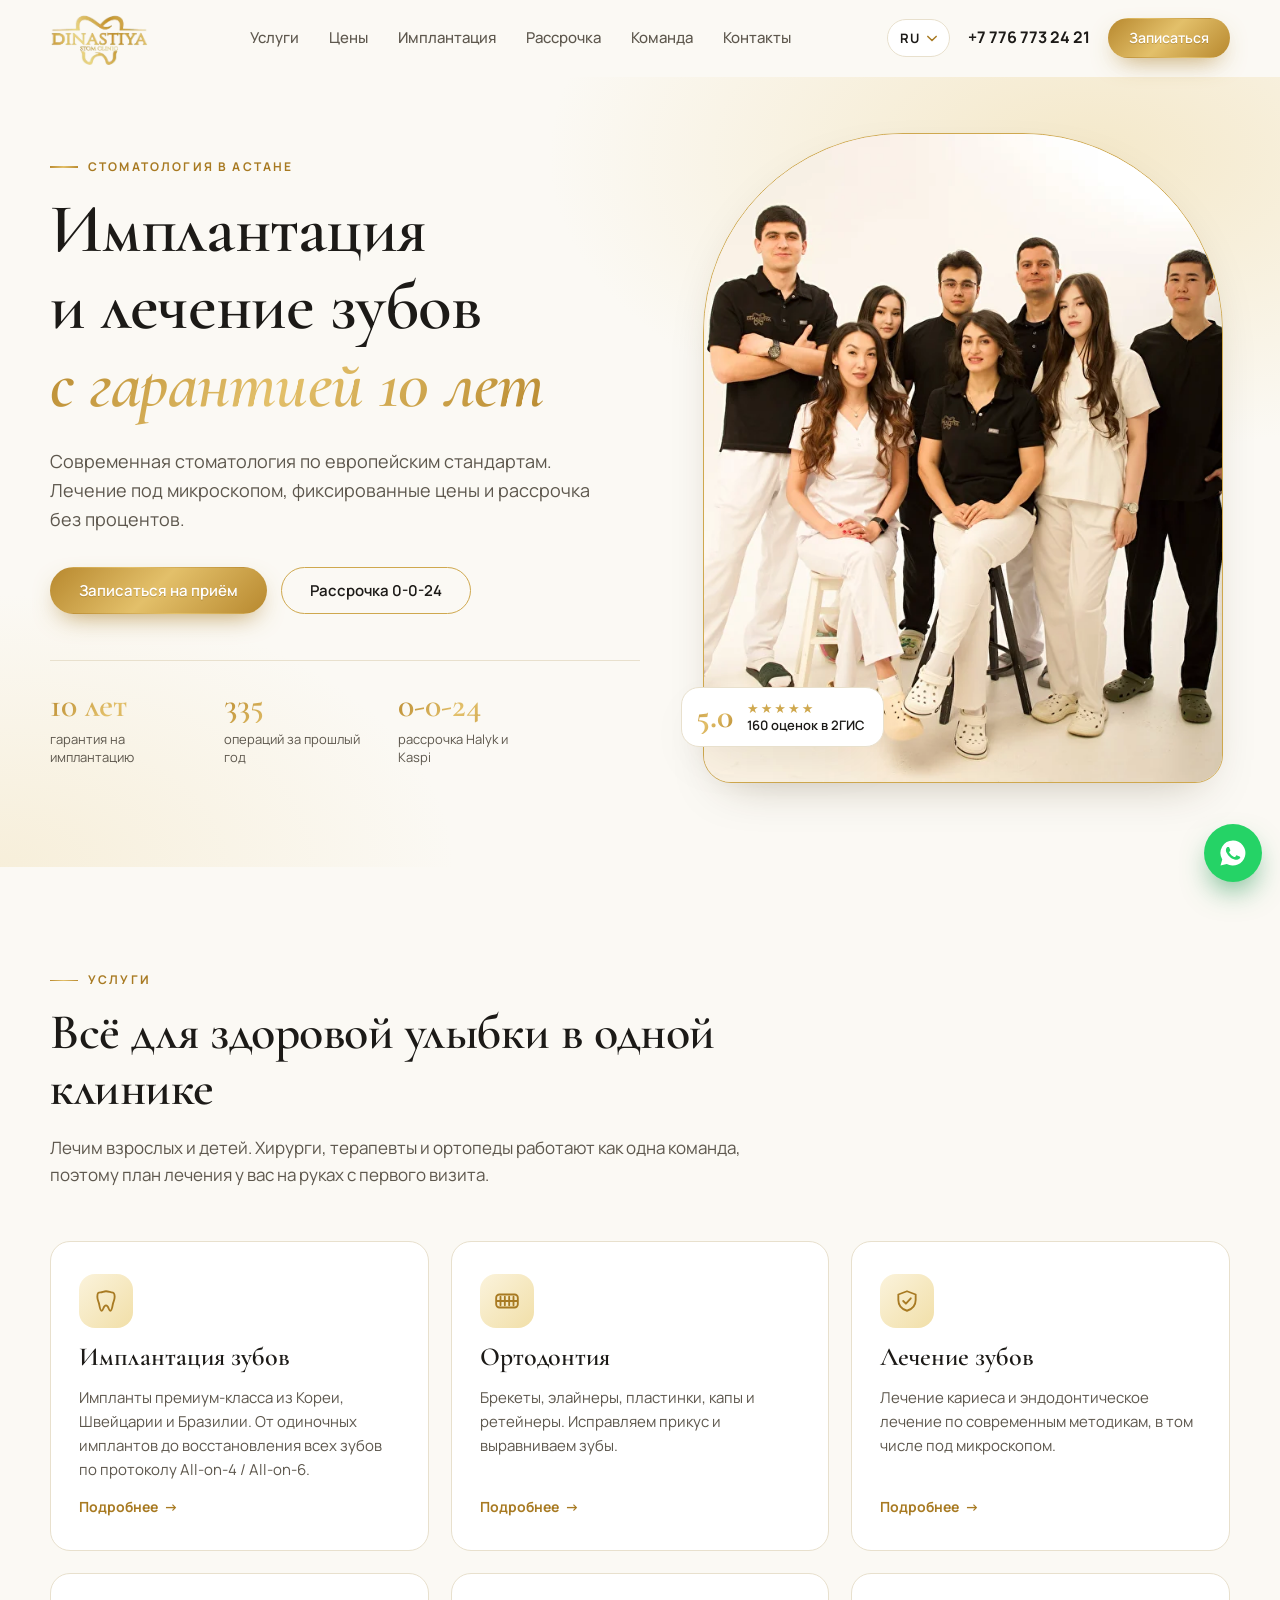
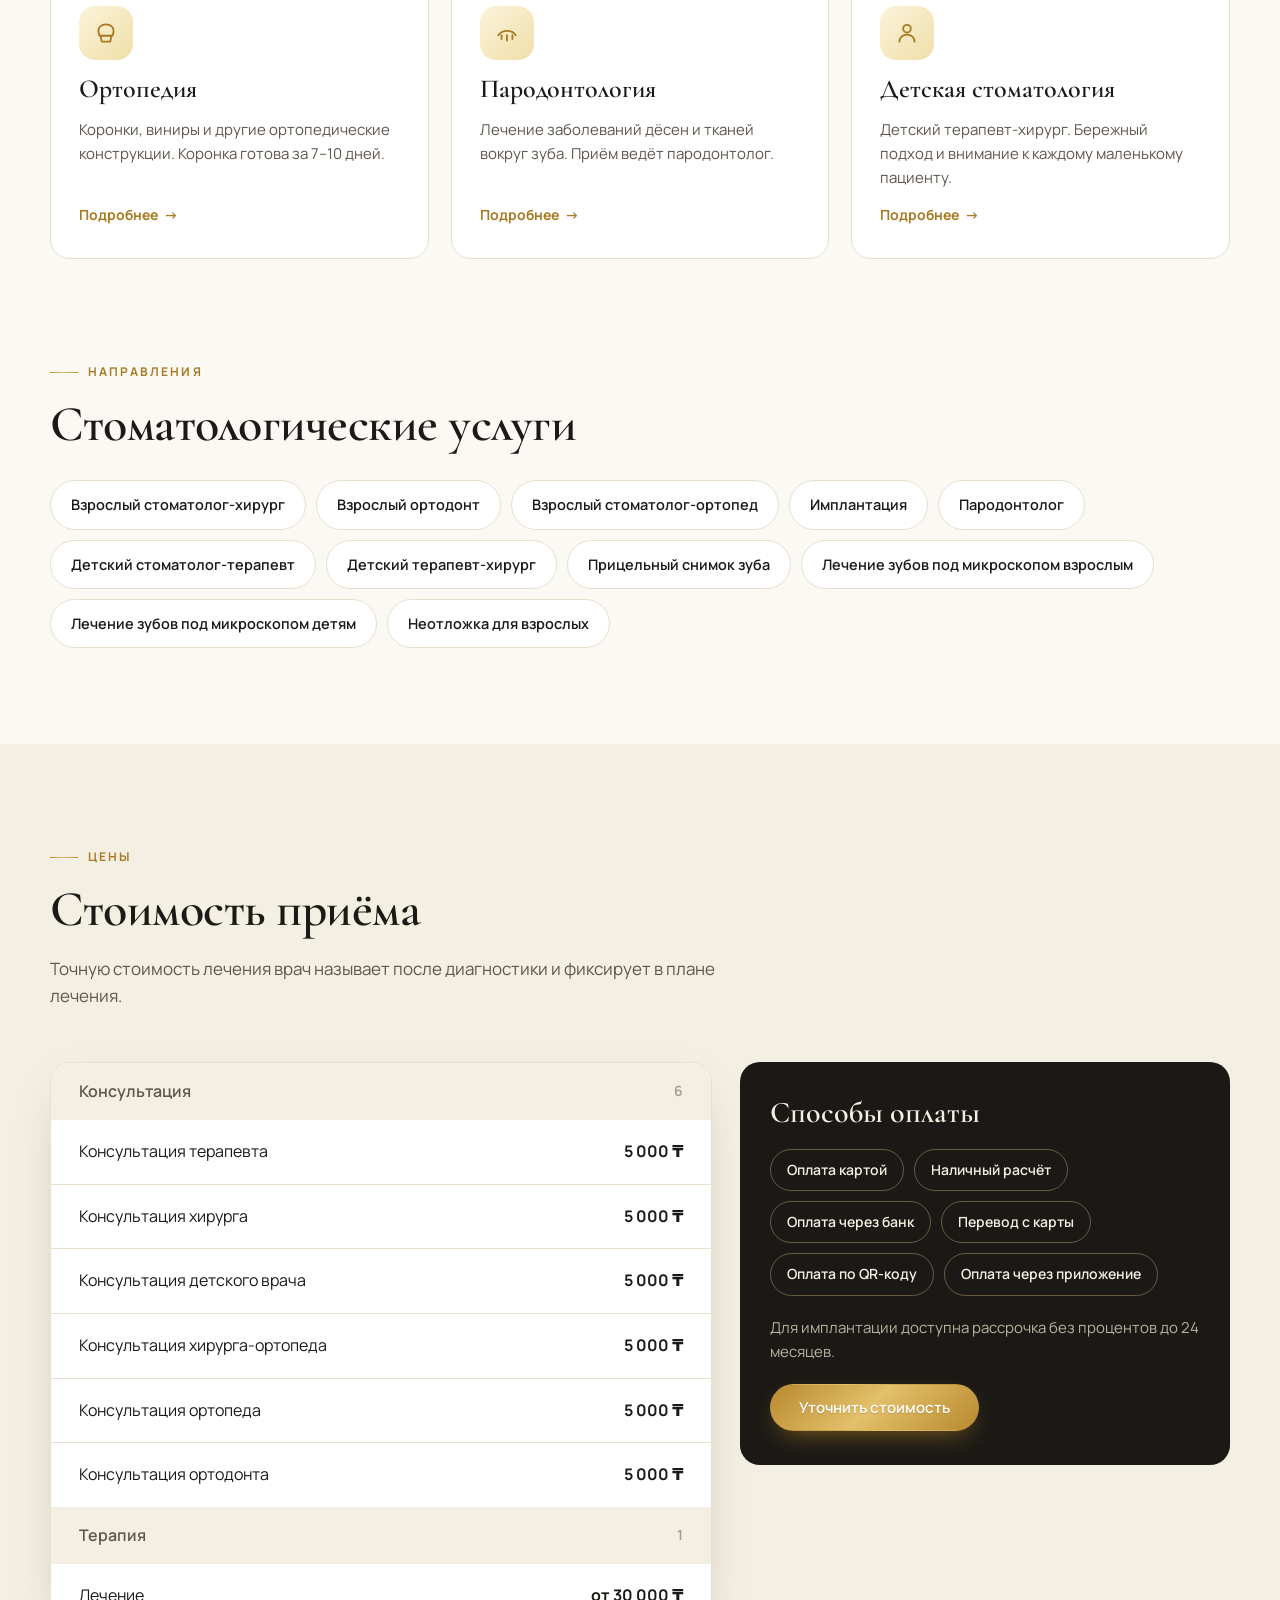
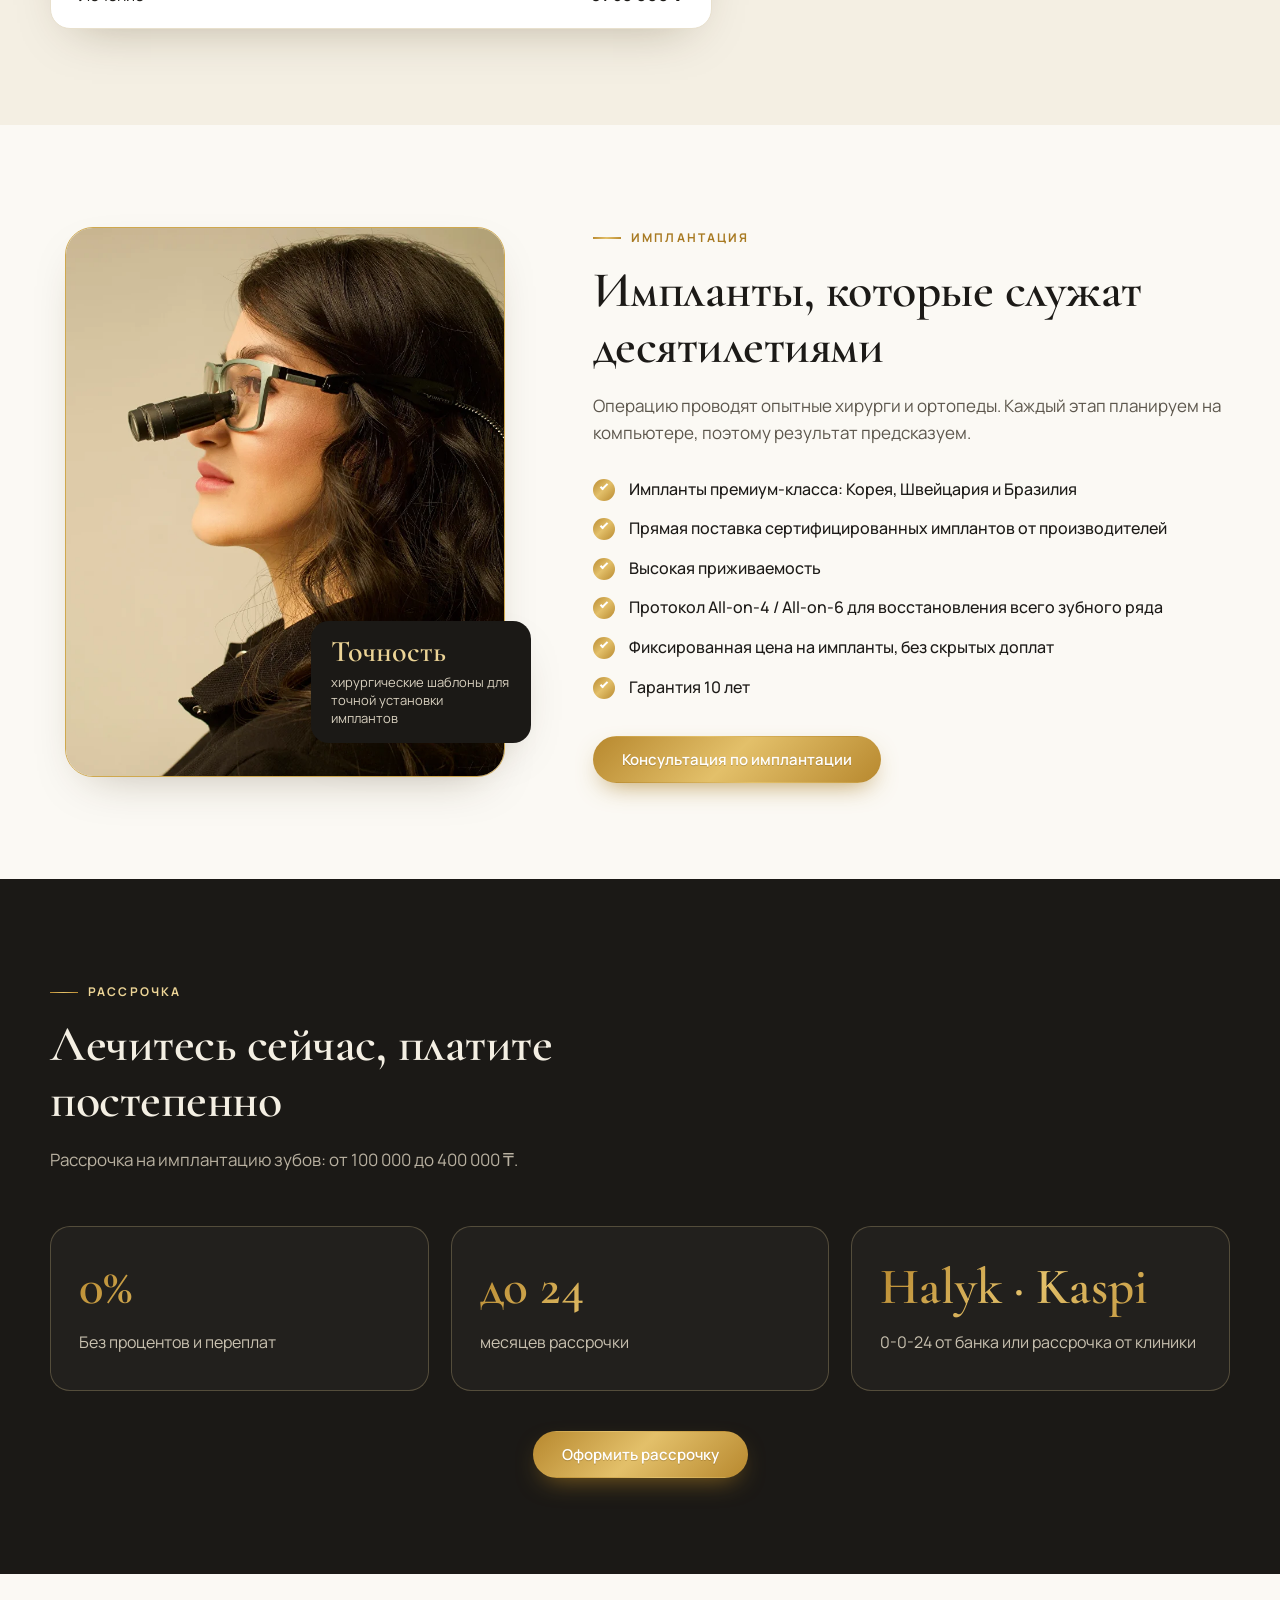
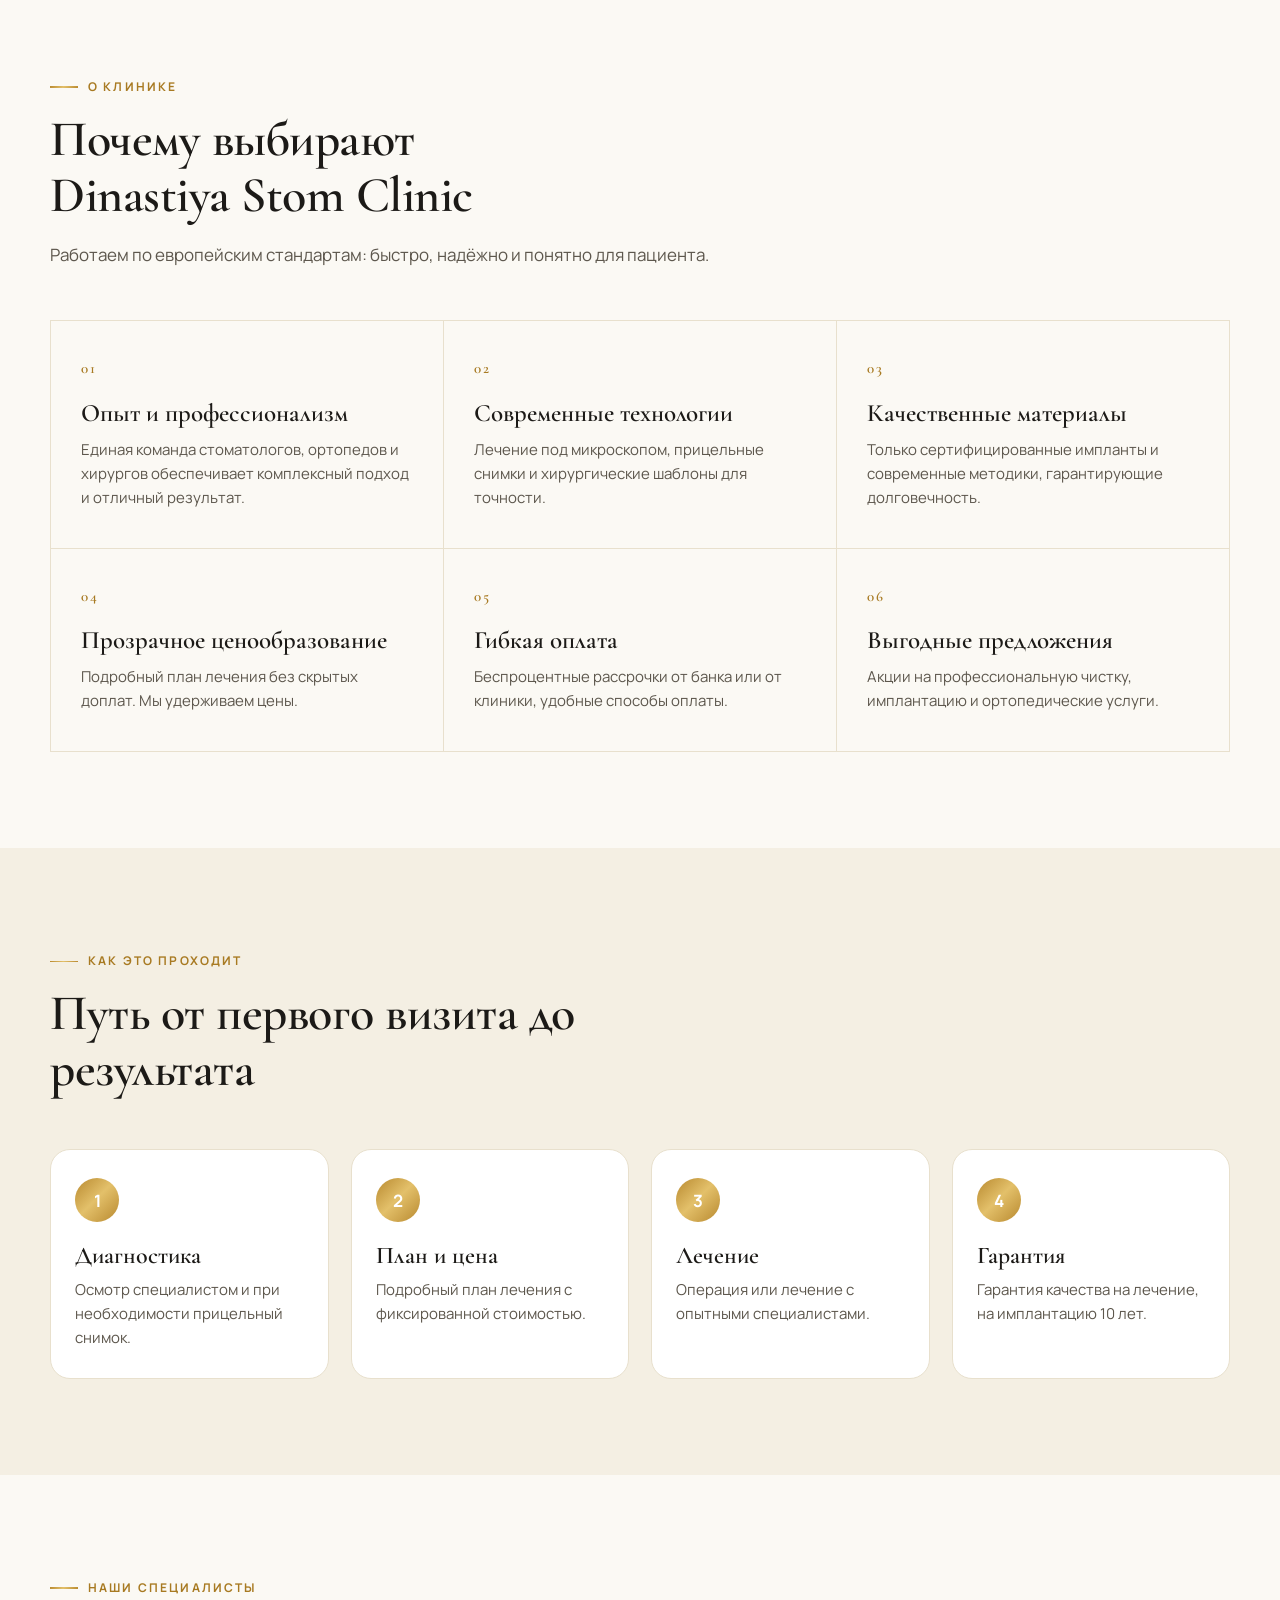
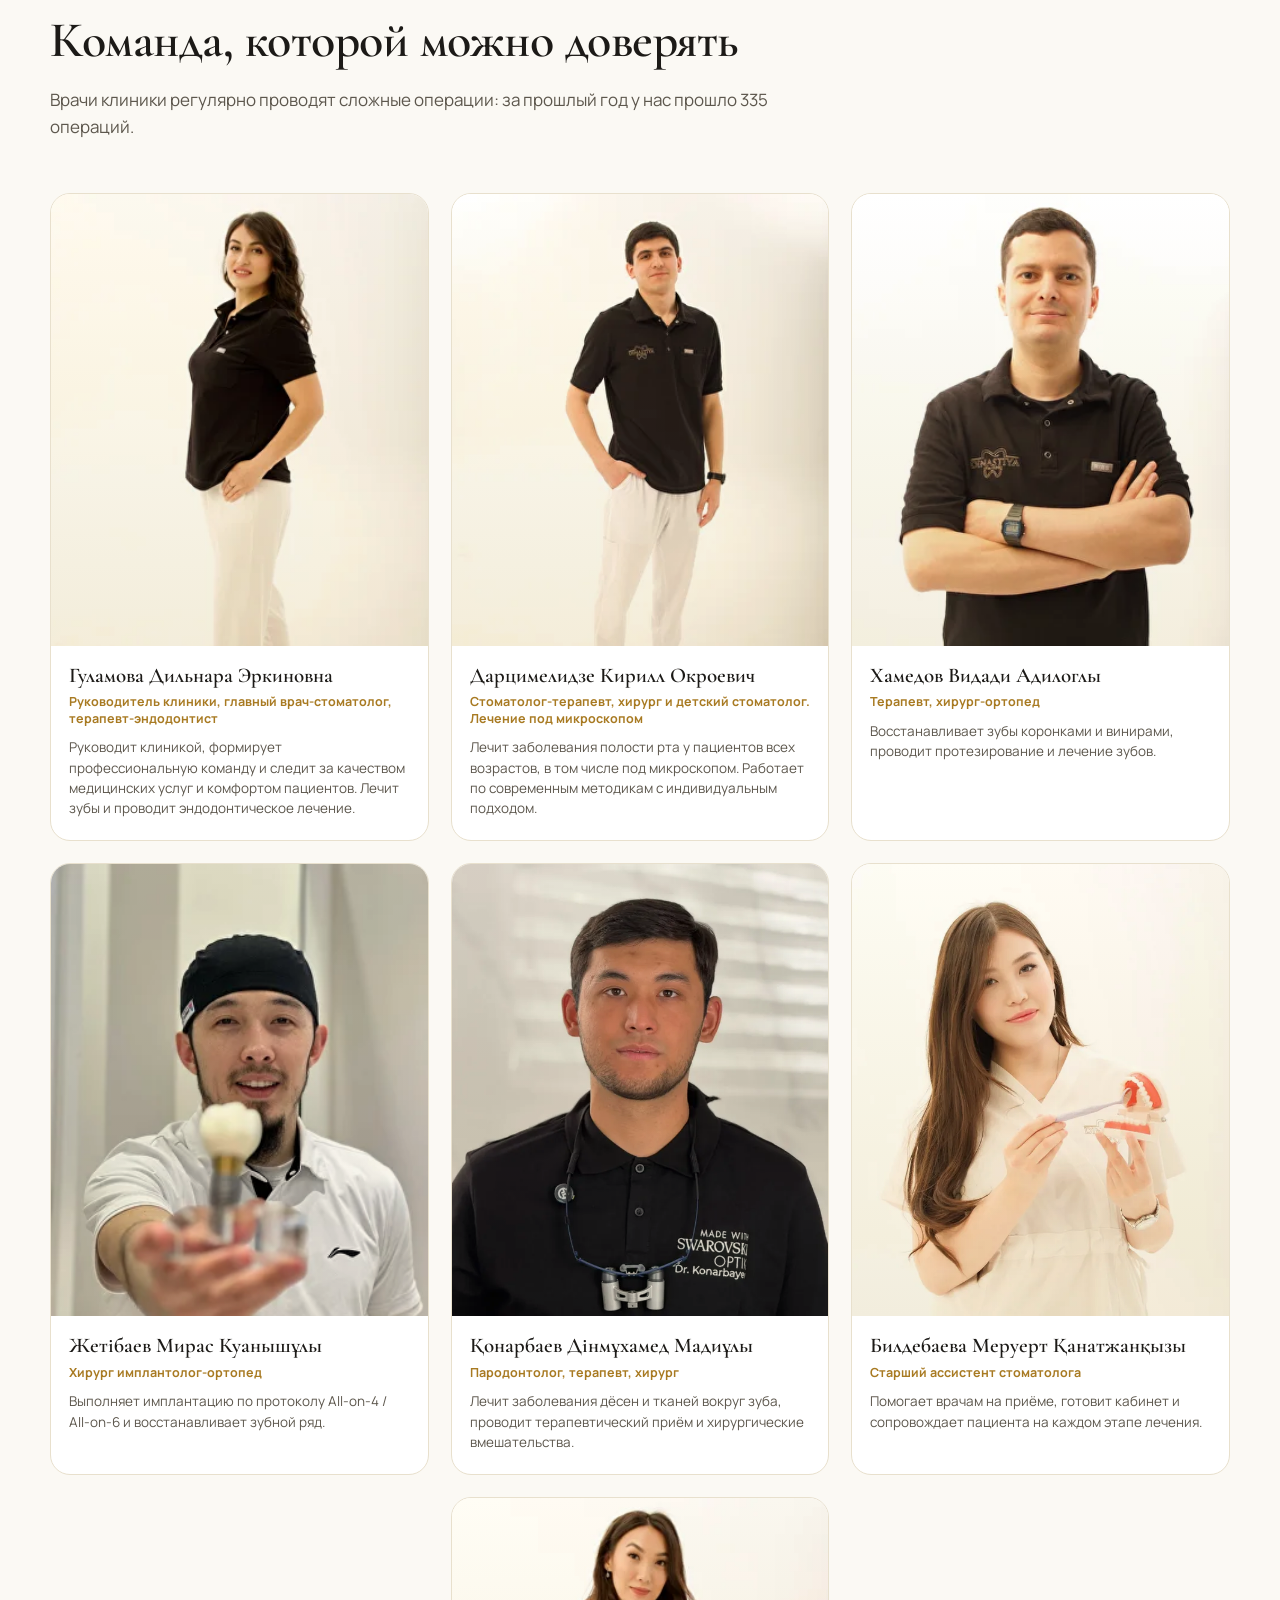
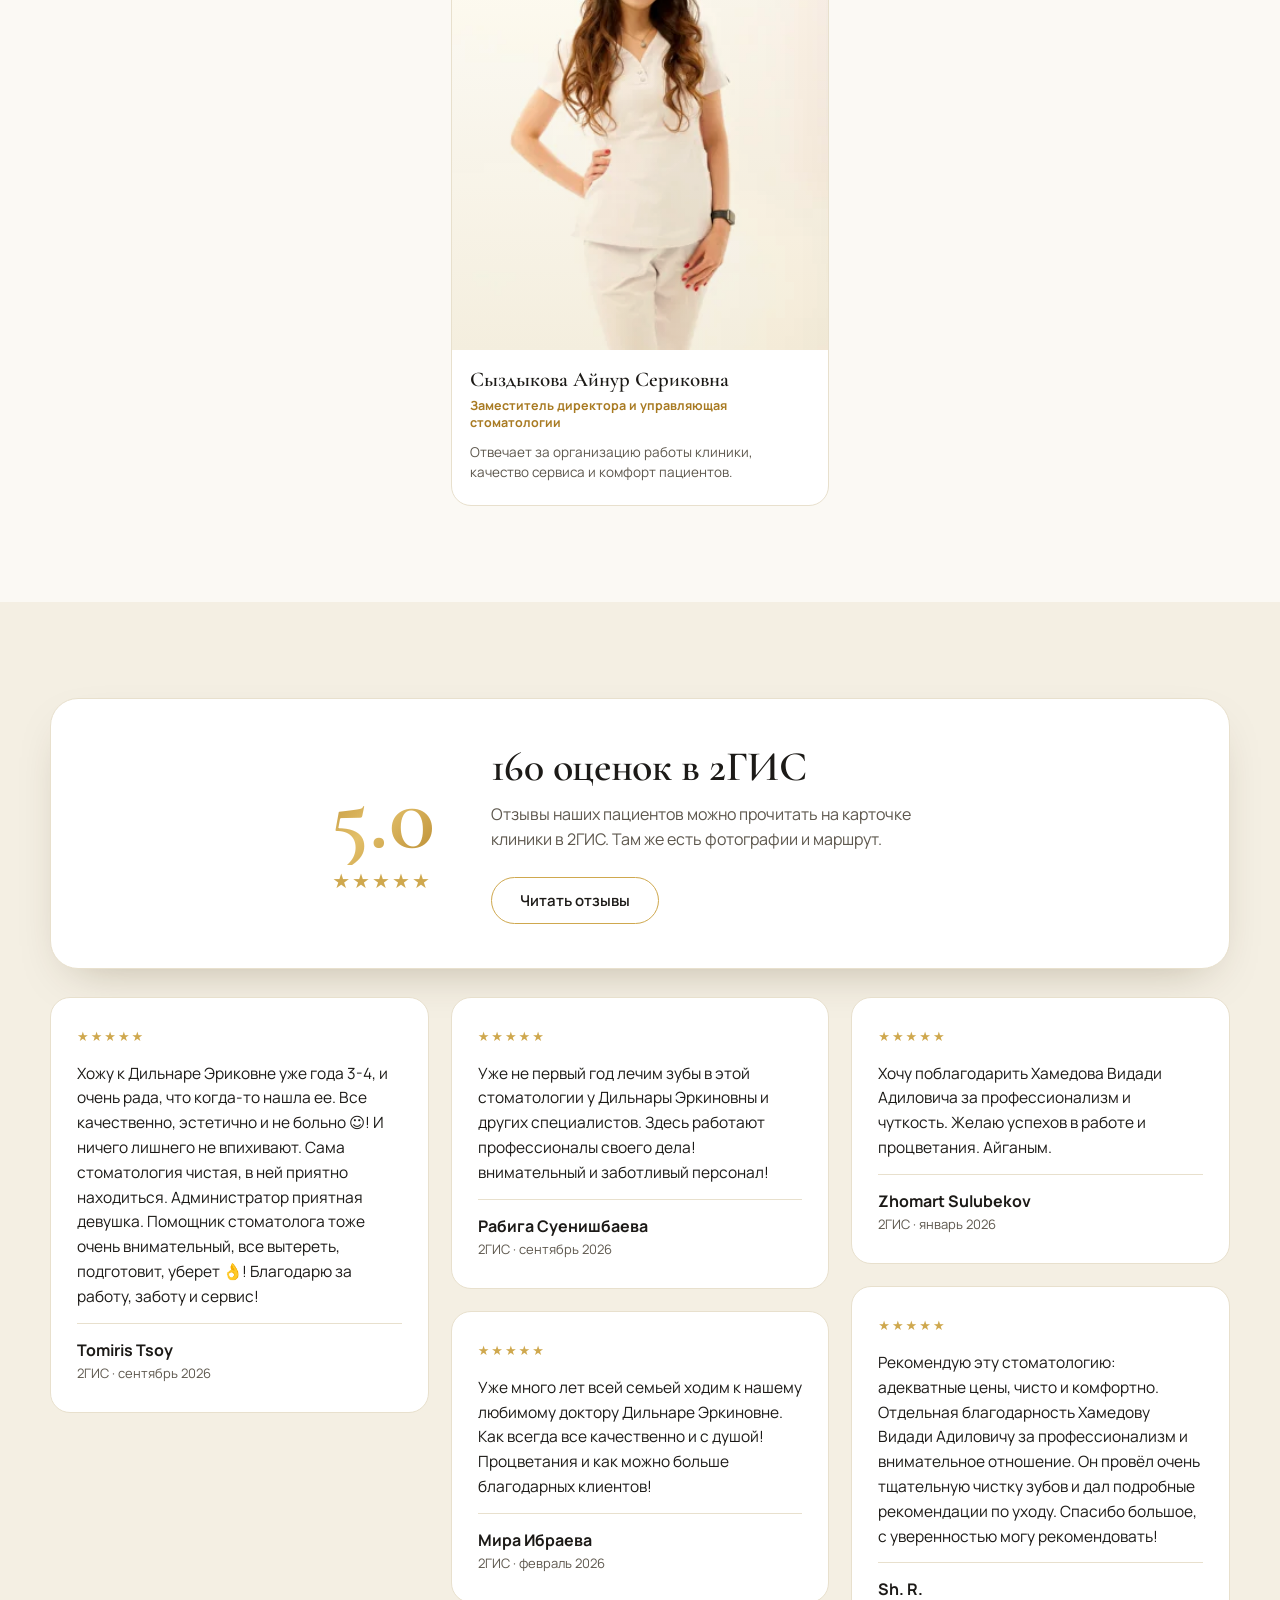
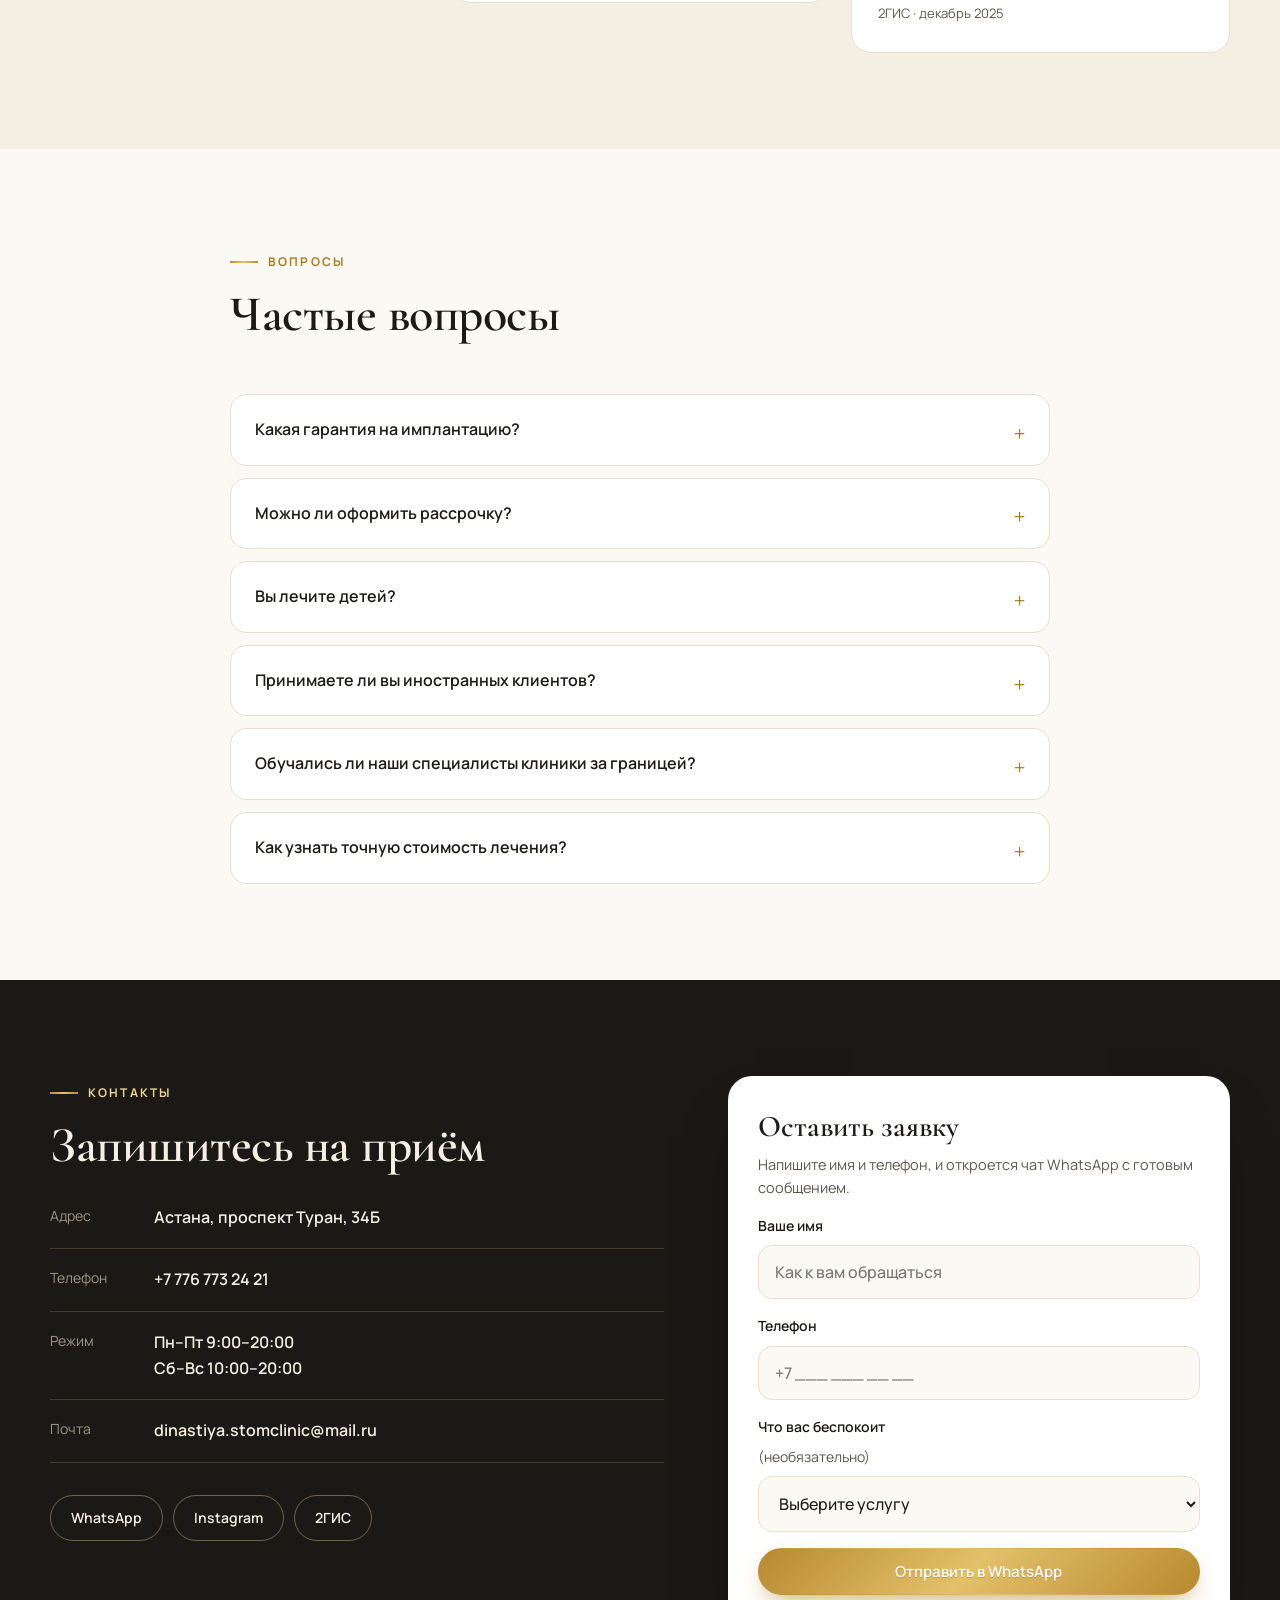
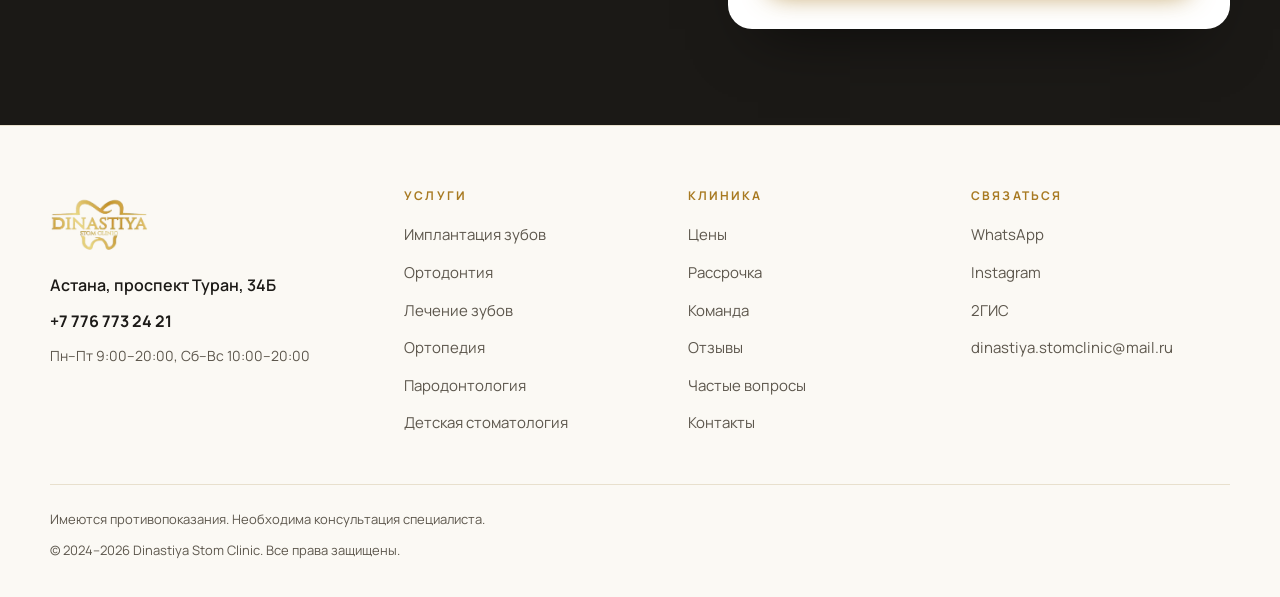
<file: index.html>
<!doctype html>
<html lang="ru">
<head>
  <meta charset="utf-8">
  <meta name="viewport" content="width=device-width, initial-scale=1">
  <title>Dinastiya Stom Clinic — стоматология в Астане: имплантация, ортодонтия, лечение</title>
  <meta name="description" content="Стоматология Dinastiya Stom Clinic в Астане, пр. Туран 34Б. Имплантация All-on-4/6 с гарантией 10 лет, ортодонтия, лечение и протезирование зубов, детская стоматология. Рассрочка 0-0-24.">
  <meta name="theme-color" content="#fbf9f4">
  <link rel="canonical" href="https://dinastiyastomclinic.com/">
  <link rel="icon" href="/img/logo.webp" type="image/webp">

  <meta property="og:type" content="website">
  <meta property="og:title" content="Dinastiya Stom Clinic — стоматология в Астане">
  <meta property="og:description" content="Имплантация с гарантией 10 лет, ортодонтия, лечение и протезирование. Рассрочка без процентов до 24 месяцев.">
  <meta property="og:url" content="https://dinastiyastomclinic.com/">
  <meta property="og:image" content="https://dinastiyastomclinic.com/img/team.webp">
  <meta property="og:locale" content="ru_RU">

  <link rel="preconnect" href="https://fonts.googleapis.com">
  <link rel="preconnect" href="https://fonts.gstatic.com" crossorigin>
  <link href="https://fonts.googleapis.com/css2?family=Cormorant+Garamond:wght@500;600;700&family=Manrope:wght@400;500;600;700&display=swap" rel="stylesheet">
  <link rel="stylesheet" href="/css/style.css">

  <script type="application/ld+json">
  {
    "@context": "https://schema.org",
    "@type": "Dentist",
    "name": "Dinastiya Stom Clinic",
    "url": "https://dinastiyastomclinic.com/",
    "image": "https://dinastiyastomclinic.com/img/team.webp",
    "logo": "https://dinastiyastomclinic.com/img/logo.webp",
    "telephone": "+77767732421",
    "email": "dinastiya.stomclinic@mail.ru",
    "address": {
      "@type": "PostalAddress",
      "streetAddress": "проспект Туран, 34Б",
      "addressLocality": "Астана",
      "addressCountry": "KZ"
    },
    "sameAs": [
      "https://www.instagram.com/dinastiyastomclinic/"
    ]
  }
  </script>
</head>
<body>

<header class="header" id="top">
  <div class="wrap header__in">
    <a class="logo" href="#top" aria-label="Dinastiya Stom Clinic — на главную">
      <img src="/img/logo.webp" alt="Dinastiya Stom Clinic" width="121" height="76">
    </a>

    <nav class="nav" id="nav" aria-label="Основное меню">
      <a href="#services">Услуги</a>
      <a href="#prices">Цены</a>
      <a href="#implants">Имплантация</a>
      <a href="#installment">Рассрочка</a>
      <a href="#team">Команда</a>
      <a href="#contacts">Контакты</a>
    </nav>

    <div class="header__actions">
      <div class="lang" id="lang">
        <button class="lang__btn" id="lang-btn" type="button" aria-haspopup="true" aria-expanded="false" aria-label="Язык сайта"><span id="lang-cur">RU</span><svg viewBox="0 0 12 8" aria-hidden="true"><path d="m1 1.500 5 5 5-5"/></svg></button>
        <ul class="lang__menu" id="lang-menu" role="menu" hidden>
          <li><button type="button" role="menuitem" data-lang="kk">Қазақша</button></li>
          <li><button type="button" role="menuitem" data-lang="ru">Русский</button></li>
          <li><button type="button" role="menuitem" data-lang="en">English</button></li>
        </ul>
      </div>
      <a class="header__phone" data-phone href="tel:+77767732421">+7 776 773 24 21</a>
      <a class="btn btn--gold btn--sm" data-wa="Здравствуйте! Хочу записаться на приём." href="#" target="_blank" rel="noopener">Записаться</a>
      <button class="burger" id="burger" aria-label="Открыть меню" aria-expanded="false" aria-controls="nav"><span></span><span></span></button>
    </div>
  </div>
</header>

<main>

  <!-- hero -->
  <section class="hero">
    <div class="wrap hero__in">
      <div class="hero__text reveal">
        <p class="eyebrow">Стоматология в Астане</p>
        <h1>Имплантация и&nbsp;лечение зубов <em>с&nbsp;гарантией 10&nbsp;лет</em></h1>
        <p class="lead">Современная стоматология по европейским стандартам. Лечение под микроскопом, фиксированные цены и рассрочка без процентов.</p>
        <div class="hero__cta">
          <a class="btn btn--gold" data-wa="Здравствуйте! Хочу записаться на консультацию." href="#" target="_blank" rel="noopener">Записаться на приём</a>
          <a class="btn btn--ghost" href="#installment">Рассрочка 0-0-24</a>
        </div>
        <ul class="hero__facts">
          <li><b>10 лет</b><span>гарантия на имплантацию</span></li>
          <li><b>335</b><span>операций за прошлый год</span></li>
          <li><b>0-0-24</b><span>рассрочка Halyk и Kaspi</span></li>
        </ul>
      </div>

      <div class="hero__media reveal">
        <div class="arch">
          <img src="/img/team.webp" alt="Команда врачей Dinastiya Stom Clinic" width="724" height="797" fetchpriority="high">
        </div>
        <a class="badge" data-gis href="#" target="_blank" rel="noopener">
          <span class="badge__score">5.0</span>
          <span class="badge__text"><span class="stars" aria-hidden="true">★★★★★</span>160 оценок в 2ГИС</span>
        </a>
      </div>
    </div>
  </section>

  <!-- services -->
  <section class="section" id="services">
    <div class="wrap">
      <header class="section__head reveal">
        <p class="eyebrow">Услуги</p>
        <h2>Всё для здоровой улыбки в одной клинике</h2>
        <p class="section__sub">Лечим взрослых и детей. Хирурги, терапевты и ортопеды работают как одна команда, поэтому план лечения у вас на руках с первого визита.</p>
      </header>

      <div class="cards">
        <article class="card reveal">
          <div class="card__icon"><svg viewBox="0 0 24 24" aria-hidden="true"><path d="M12 3c-2.2 0-3.2 1-5 1S4 4 4 8c0 3 1.2 4.5 1.7 7 .4 2 .8 6 2.3 6 1.7 0 1.4-5 4-5s2.3 5 4 5c1.5 0 1.9-4 2.3-6 .5-2.5 1.7-4 1.7-7 0-4-2-4-3-4s-2.8-1-5-1Z"/></svg></div>
          <h3>Имплантация зубов</h3>
          <p>Импланты премиум-класса из Кореи, Швейцарии и Бразилии. От одиночных имплантов до восстановления всех зубов по протоколу All-on-4 / All-on-6.</p>
          <a class="card__link" href="/implantation">Подробнее</a>
        </article>

        <article class="card reveal">
          <div class="card__icon"><svg viewBox="0 0 24 24" aria-hidden="true"><path d="M3 12h18M6 8v8M10 8v8M14 8v8M18 8v8"/><rect x="2" y="6" width="20" height="12" rx="3"/></svg></div>
          <h3>Ортодонтия</h3>
          <p>Брекеты, элайнеры, пластинки, капы и ретейнеры. Исправляем прикус и выравниваем зубы.</p>
          <a class="card__link" href="/therapy#ortho">Подробнее</a>
        </article>

        <article class="card reveal">
          <div class="card__icon"><svg viewBox="0 0 24 24" aria-hidden="true"><path d="M12 3 4 6v5c0 5 3.400 8.500 8 10 4.600-1.500 8-5 8-10V6l-8-3Z"/><path d="m8.500 12 2.500 2.500 4.500-5"/></svg></div>
          <h3>Лечение зубов</h3>
          <p>Лечение кариеса и эндодонтическое лечение по современным методикам, в том числе под микроскопом.</p>
          <a class="card__link" href="/therapy">Подробнее</a>
        </article>

        <article class="card reveal">
          <div class="card__icon"><svg viewBox="0 0 24 24" aria-hidden="true"><path d="M5 10c0-3.500 3-6 7-6s7 2.500 7 6c0 2-.5 3-1 4.500H6C5.500 13 5 12 5 10Z"/><path d="M7 14.500 8 20h8l1-5.500"/></svg></div>
          <h3>Ортопедия</h3>
          <p>Коронки, виниры и другие ортопедические конструкции. Коронка готова за 7–10 дней.</p>
          <a class="card__link" href="/orthopedics">Подробнее</a>
        </article>

        <article class="card reveal">
          <div class="card__icon"><svg viewBox="0 0 24 24" aria-hidden="true"><path d="M4 14c2-3 4-4 8-4s6 1 8 4"/><path d="M7 14v3.500M12 14v5M17 14v3.500"/></svg></div>
          <h3>Пародонтология</h3>
          <p>Лечение заболеваний дёсен и тканей вокруг зуба. Приём ведёт пародонтолог.</p>
          <a class="card__link" href="/periodontics">Подробнее</a>
        </article>

        <article class="card reveal">
          <div class="card__icon"><svg viewBox="0 0 24 24" aria-hidden="true"><circle cx="12" cy="8" r="3.500"/><path d="M5 20c0-3.900 3-6.500 7-6.500s7 2.600 7 6.500"/></svg></div>
          <h3>Детская стоматология</h3>
          <p>Детский терапевт-хирург. Бережный подход и внимание к каждому маленькому пациенту.</p>
          <a class="card__link" href="/kids">Подробнее</a>
        </article>

      </div>
    </div>
  </section>

  <!-- directions -->
  <section class="section section--tight" id="directions">
    <div class="wrap">
      <header class="section__head reveal">
        <p class="eyebrow">Направления</p>
        <h2>Стоматологические услуги</h2>
      </header>
      <ul class="chips reveal">
        <li>Взрослый стоматолог-хирург</li>
        <li>Взрослый ортодонт</li>
        <li>Взрослый стоматолог-ортопед</li>
        <li>Имплантация</li>
        <li>Пародонтолог</li>
        <li>Детский стоматолог-терапевт</li>
        <li>Детский терапевт-хирург</li>
        <li>Прицельный снимок зуба</li>
        <li>Лечение зубов под микроскопом взрослым</li>
        <li>Лечение зубов под микроскопом детям</li>
        <li>Неотложка для взрослых</li>
      </ul>
    </div>
  </section>

  <!-- prices -->
  <section class="section section--ivory" id="prices">
    <div class="wrap">
      <header class="section__head reveal">
        <p class="eyebrow">Цены</p>
        <h2>Стоимость приёма</h2>
        <p class="section__sub">Точную стоимость лечения врач называет после диагностики и фиксирует в плане лечения.</p>
      </header>

      <div class="prices">
        <div class="price-card reveal">
          <div class="price-card__head"><span>Консультация</span><i>6</i></div>
          <ul class="price-list">
            <li><span>Консультация терапевта</span><b>5 000 ₸</b></li>
            <li><span>Консультация хирурга</span><b>5 000 ₸</b></li>
            <li><span>Консультация детского врача</span><b>5 000 ₸</b></li>
            <li><span>Консультация хирурга-ортопеда</span><b>5 000 ₸</b></li>
            <li><span>Консультация ортопеда</span><b>5 000 ₸</b></li>
            <li><span>Консультация ортодонта</span><b>5 000 ₸</b></li>
          </ul>
          <div class="price-card__head"><span>Терапия</span><i>1</i></div>
          <ul class="price-list">
            <li><span>Лечение</span><b>от 30 000 ₸</b></li>
          </ul>
        </div>

        <div class="pay reveal">
          <h3>Способы оплаты</h3>
          <ul class="chips chips--small">
            <li>Оплата картой</li>
            <li>Наличный расчёт</li>
            <li>Оплата через банк</li>
            <li>Перевод с карты</li>
            <li>Оплата по QR-коду</li>
            <li>Оплата через приложение</li>
          </ul>
          <p>Для имплантации доступна рассрочка без процентов до 24 месяцев.</p>
          <a class="btn btn--gold" data-wa="Здравствуйте! Хочу уточнить стоимость лечения." href="#" target="_blank" rel="noopener">Уточнить стоимость</a>
        </div>
      </div>
    </div>
  </section>

  <!-- implants -->
  <section class="section" id="implants">
    <div class="wrap split">
      <div class="split__media reveal">
        <div class="photo-frame">
          <img src="/img/loupes.webp" alt="Врач в бинокулярных лупах" width="760" height="1140" loading="lazy">
        </div>
        <div class="float-note">
          <b>Точность</b>
          <span>хирургические шаблоны для точной установки имплантов</span>
        </div>
      </div>

      <div class="split__text reveal">
        <p class="eyebrow">Имплантация</p>
        <h2>Импланты, которые служат десятилетиями</h2>
        <p class="section__sub">Операцию проводят опытные хирурги и ортопеды. Каждый этап планируем на компьютере, поэтому результат предсказуем.</p>

        <ul class="checks">
          <li>Импланты премиум-класса: Корея, Швейцария и Бразилия</li>
          <li>Прямая поставка сертифицированных имплантов от производителей</li>
          <li>Высокая приживаемость</li>
          <li>Протокол All-on-4 / All-on-6 для восстановления всего зубного ряда</li>
          <li>Фиксированная цена на импланты, без скрытых доплат</li>
          <li>Гарантия 10 лет</li>
        </ul>

        <a class="btn btn--gold" data-wa="Здравствуйте! Хочу консультацию по имплантации." href="#" target="_blank" rel="noopener">Консультация по имплантации</a>
      </div>
    </div>
  </section>

  <!-- installment -->
  <section class="section section--dark" id="installment">
    <div class="wrap">
      <header class="section__head reveal">
        <p class="eyebrow">Рассрочка</p>
        <h2>Лечитесь сейчас, платите постепенно</h2>
        <p class="section__sub">Рассрочка на имплантацию зубов: от 100 000 до 400 000 ₸.</p>
      </header>

      <div class="grid3">
        <div class="stat reveal"><b>0%</b><span>Без процентов и переплат</span></div>
        <div class="stat reveal"><b>до 24</b><span>месяцев рассрочки</span></div>
        <div class="stat reveal"><b>Halyk · Kaspi</b><span>0-0-24 от банка или рассрочка от клиники</span></div>
      </div>

      <div class="center reveal">
        <a class="btn btn--gold" data-wa="Здравствуйте! Хочу оформить рассрочку." href="#" target="_blank" rel="noopener">Оформить рассрочку</a>
      </div>
    </div>
  </section>

  <!-- why -->
  <section class="section" id="about">
    <div class="wrap">
      <header class="section__head reveal">
        <p class="eyebrow">О клинике</p>
        <h2>Почему выбирают<br>Dinastiya Stom Clinic</h2>
        <p class="section__sub">Работаем по европейским стандартам: быстро, надёжно и понятно для пациента.</p>
      </header>

      <div class="why">
        <div class="why__item reveal"><span class="why__num">01</span><h3>Опыт и профессионализм</h3><p>Единая команда стоматологов, ортопедов и хирургов обеспечивает комплексный подход и отличный результат.</p></div>
        <div class="why__item reveal"><span class="why__num">02</span><h3>Современные технологии</h3><p>Лечение под микроскопом, прицельные снимки и хирургические шаблоны для точности.</p></div>
        <div class="why__item reveal"><span class="why__num">03</span><h3>Качественные материалы</h3><p>Только сертифицированные импланты и современные методики, гарантирующие долговечность.</p></div>
        <div class="why__item reveal"><span class="why__num">04</span><h3>Прозрачное ценообразование</h3><p>Подробный план лечения без скрытых доплат. Мы удерживаем цены.</p></div>
        <div class="why__item reveal"><span class="why__num">05</span><h3>Гибкая оплата</h3><p>Беспроцентные рассрочки от банка или от клиники, удобные способы оплаты.</p></div>
        <div class="why__item reveal"><span class="why__num">06</span><h3>Выгодные предложения</h3><p>Акции на профессиональную чистку, имплантацию и ортопедические услуги.</p></div>
      </div>
    </div>
  </section>

  <!-- steps -->
  <section class="section section--ivory" id="steps">
    <div class="wrap">
      <header class="section__head reveal">
        <p class="eyebrow">Как это проходит</p>
        <h2>Путь от первого визита до результата</h2>
      </header>
      <ol class="steps">
        <li class="reveal"><span>1</span><h3>Диагностика</h3><p>Осмотр специалистом и при необходимости прицельный снимок.</p></li>
        <li class="reveal"><span>2</span><h3>План и цена</h3><p>Подробный план лечения с фиксированной стоимостью.</p></li>
        <li class="reveal"><span>3</span><h3>Лечение</h3><p>Операция или лечение с опытными специалистами.</p></li>
        <li class="reveal"><span>4</span><h3>Гарантия</h3><p>Гарантия качества на лечение, на имплантацию 10 лет.</p></li>
      </ol>
    </div>
  </section>

  <!-- team -->
  <section class="section" id="team">
    <div class="wrap">
      <header class="section__head reveal">
        <p class="eyebrow">Наши специалисты</p>
        <h2>Команда, которой можно доверять</h2>
        <p class="section__sub">Врачи клиники регулярно проводят сложные операции: за прошлый год у нас прошло 335 операций.</p>
      </header>
      <div class="team" id="team-list"></div>
    </div>
  </section>

  <!-- reviews -->
  <section class="section section--ivory" id="reviews">
    <div class="wrap reviews reveal">
      <div class="reviews__score">
        <b>5.0</b>
        <span class="stars" aria-hidden="true">★★★★★</span>
      </div>
      <div class="reviews__text">
        <h2>160 оценок в 2ГИС</h2>
        <p>Отзывы наших пациентов можно прочитать на карточке клиники в 2ГИС. Там же есть фотографии и маршрут.</p>
        <a class="btn btn--ghost" data-gis href="#" target="_blank" rel="noopener">Читать отзывы</a>
      </div>
    </div>
    <div class="wrap">
      <div class="reviews-list" id="reviews-list" hidden></div>
    </div>
  </section>

  <!-- faq -->
  <section class="section" id="faq">
    <div class="wrap wrap--narrow">
      <header class="section__head reveal">
        <p class="eyebrow">Вопросы</p>
        <h2>Частые вопросы</h2>
      </header>
      <div class="faq reveal">
        <details>
          <summary>Какая гарантия на имплантацию?</summary>
          <p>Гарантия на имплантацию составляет 10 лет. На остальное лечение также действует гарантия качества.</p>
        </details>
        <details>
          <summary>Можно ли оформить рассрочку?</summary>
          <p>Да. Доступна рассрочка без процентов до 24 месяцев: Halyk и Kaspi 0-0-24 или рассрочка от самой клиники.</p>
        </details>
        <details>
          <summary>Вы лечите детей?</summary>
          <p>Да, мы принимаем пациентов всех возрастов. У нас работает детский стоматолог.</p>
        </details>
        <details>
          <summary>Принимаете ли вы иностранных клиентов?</summary>
          <p>Да, мы принимаем иностранных клиентов. Запишитесь по телефону или в WhatsApp, и мы подберём удобное время приёма и ответим на все вопросы о лечении.</p>
        </details>
        <details>
          <summary>Обучались ли наши специалисты клиники за границей?</summary>
          <p>Да, наши специалисты проходили обучение за границей и имеют подтверждающий сертификат. Подробности можно уточнить у администратора клиники.</p>
        </details>
        <details>
          <summary>Как узнать точную стоимость лечения?</summary>
          <p>После диагностики врач составит подробный план лечения с фиксированной ценой. Для имплантов цена не меняется по ходу лечения.</p>
        </details>
      </div>
    </div>
  </section>

  <!-- contacts -->
  <section class="section section--dark" id="contacts">
    <div class="wrap contacts">
      <div class="contacts__info reveal">
        <p class="eyebrow">Контакты</p>
        <h2>Запишитесь на приём</h2>
        <ul class="contacts__list">
          <li><span>Адрес</span><b id="c-address">Астана, проспект Туран, 34Б</b></li>
          <li><span>Телефон</span><a data-phone href="tel:+77767732421">+7 776 773 24 21</a></li>
          <li><span>Режим</span><b id="c-hours">Пн–Пт 9:00–20:00<br>Сб–Вс 10:00–20:00</b></li>
          <li><span>Почта</span><a data-mail href="mailto:dinastiya.stomclinic@mail.ru">dinastiya.stomclinic@mail.ru</a></li>
        </ul>
        <div class="socials">
          <a data-wa="Здравствуйте!" href="#" target="_blank" rel="noopener">WhatsApp</a>
          <a data-ig href="#" target="_blank" rel="noopener">Instagram</a>
          <a data-gis href="#" target="_blank" rel="noopener">2ГИС</a>
        </div>
      </div>

      <form class="form reveal" id="form" novalidate>
        <h3>Оставить заявку</h3>
        <p>Напишите имя и телефон, и откроется чат WhatsApp с готовым сообщением.</p>
        <label>Ваше имя
          <input type="text" name="name" autocomplete="name" placeholder="Как к вам обращаться" required>
        </label>
        <label>Телефон
          <input type="tel" name="phone" autocomplete="tel" inputmode="tel" placeholder="+7 ___ ___ __ __" required>
        </label>
        <label>Что вас беспокоит <span class="opt">(необязательно)</span>
          <select name="topic">
            <option value="">Выберите услугу</option>
            <option>Имплантация</option>
            <option>All-on-4 / All-on-6</option>
            <option>Ортодонтия</option>
            <option>Лечение зубов</option>
            <option>Ортопедия</option>
            <option>Пародонтология</option>
            <option>Детская стоматология</option>
            <option>Другое</option>
          </select>
        </label>
        <p class="form__error" id="form-error" role="alert" hidden></p>
        <button class="btn btn--gold btn--block" type="submit">Отправить в WhatsApp</button>
      </form>
    </div>
  </section>
</main>

<!-- footer:start -->
<footer class="footer">
  <div class="wrap footer__grid">
    <div class="footer__brand">
      <a class="logo" href="#top" aria-label="Dinastiya Stom Clinic — наверх"><img src="/img/logo.webp" alt="Dinastiya Stom Clinic" width="97" height="61" loading="lazy"></a>
      <p class="footer__addr">Астана, проспект Туран, 34Б</p>
      <p><a class="footer__phone" href="tel:+77767732421">+7 776 773 24 21</a></p>
      <p class="footer__hours">Пн–Пт 9:00–20:00, Сб–Вс 10:00–20:00</p>
    </div>
    <nav class="footer__col" aria-label="Услуги">
      <h3>Услуги</h3>
      <ul><li><a href="/implantation">Имплантация зубов</a></li><li><a href="/therapy#ortho">Ортодонтия</a></li><li><a href="/therapy">Лечение зубов</a></li><li><a href="/orthopedics">Ортопедия</a></li><li><a href="/periodontics">Пародонтология</a></li><li><a href="/kids">Детская стоматология</a></li></ul>
    </nav>
    <nav class="footer__col" aria-label="Клиника">
      <h3>Клиника</h3>
      <ul><li><a href="#prices">Цены</a></li><li><a href="#installment">Рассрочка</a></li><li><a href="#team">Команда</a></li><li><a href="#reviews">Отзывы</a></li><li><a href="#faq">Частые вопросы</a></li><li><a href="#contacts">Контакты</a></li></ul>
    </nav>
    <div class="footer__col">
      <h3>Связаться</h3>
      <ul>
        <li><a href="https://wa.me/77767732421?text=%D0%97%D0%B4%D1%80%D0%B0%D0%B2%D1%81%D1%82%D0%B2%D1%83%D0%B9%D1%82%D0%B5%21" target="_blank" rel="noopener">WhatsApp</a></li>
        <li><a href="https://www.instagram.com/dinastiyastomclinic/" target="_blank" rel="noopener">Instagram</a></li>
        <li><a href="https://2gis.kz/astana/search/Dinastiya%20Stom%20Clinic" target="_blank" rel="noopener">2ГИС</a></li>
        <li><a href="mailto:dinastiya.stomclinic@mail.ru">dinastiya.stomclinic@mail.ru</a></li>
      </ul>
    </div>
  </div>
  <div class="wrap footer__bottom">
    <p class="footer__note">Имеются противопоказания. Необходима консультация специалиста.</p>
    <p class="footer__copy">© 2024–2026 Dinastiya Stom Clinic. Все права защищены.</p>
  </div>
</footer>
<!-- footer:end -->

<a class="fab" data-wa="Здравствуйте! Хочу записаться на приём." href="#" target="_blank" rel="noopener" aria-label="Написать в WhatsApp">
  <svg viewBox="0 0 24 24" aria-hidden="true"><path d="M12 2a10 10 0 0 0-8.600 15.100L2 22l5-1.300A10 10 0 1 0 12 2Zm5.200 14.200c-.2.600-1.300 1.200-1.800 1.200-.5.100-1 .2-3.300-.7-2.800-1.100-4.600-4-4.700-4.200-.1-.2-1.100-1.500-1.100-2.800s.7-2 .9-2.300c.2-.3.500-.3.700-.3h.5c.2 0 .4 0 .6.500l.8 2c.1.200.1.300 0 .5l-.3.400-.4.500c-.1.100-.3.300-.1.600.2.300.8 1.300 1.700 2.100 1.200 1 2.100 1.300 2.400 1.500.3.100.5.100.6-.1l.9-1.100c.2-.3.400-.2.700-.1l1.900.9c.3.100.5.200.5.300.1.200.1.700-.1 1.400Z"/></svg>
</a>

<script src="/js/data.js"></script>
<script src="/js/i18n.js"></script>
<script src="/js/main.js"></script>
<script src="/js/lang.js"></script>
</body>
</html>
</file>
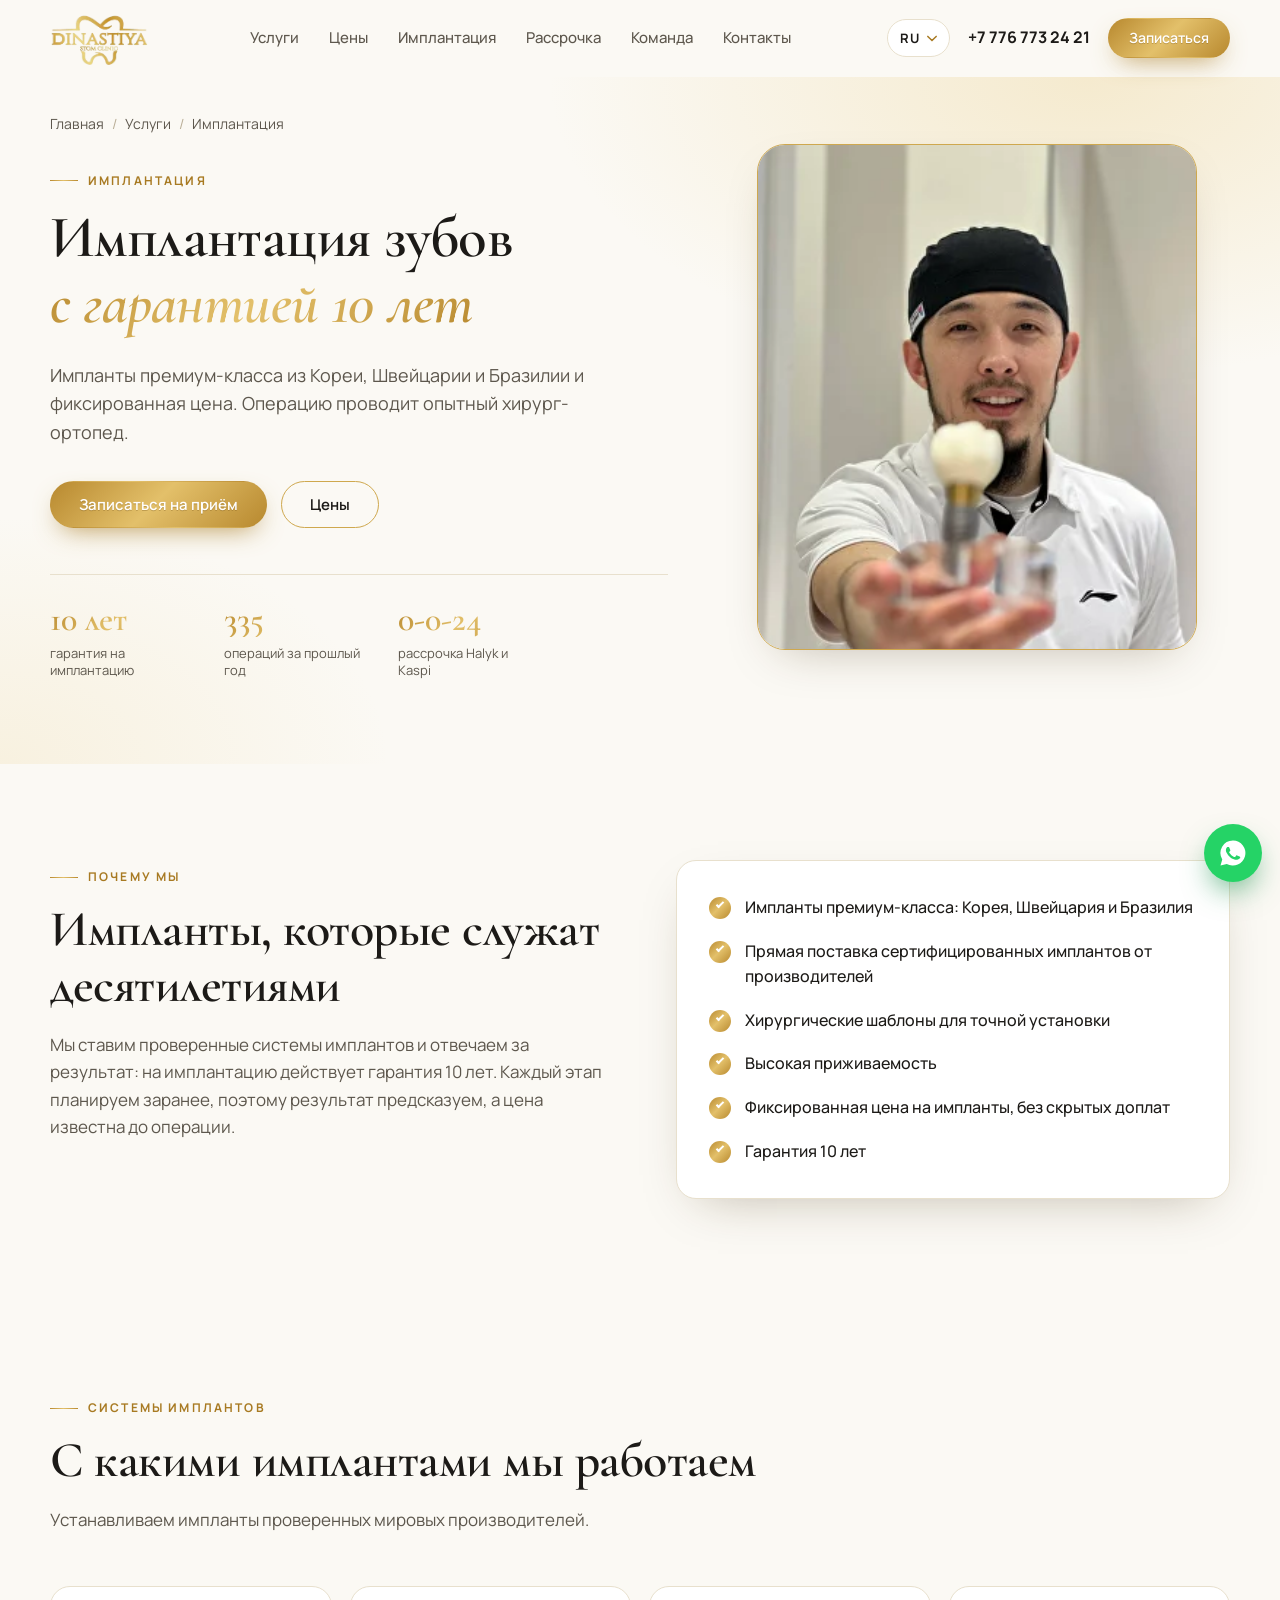
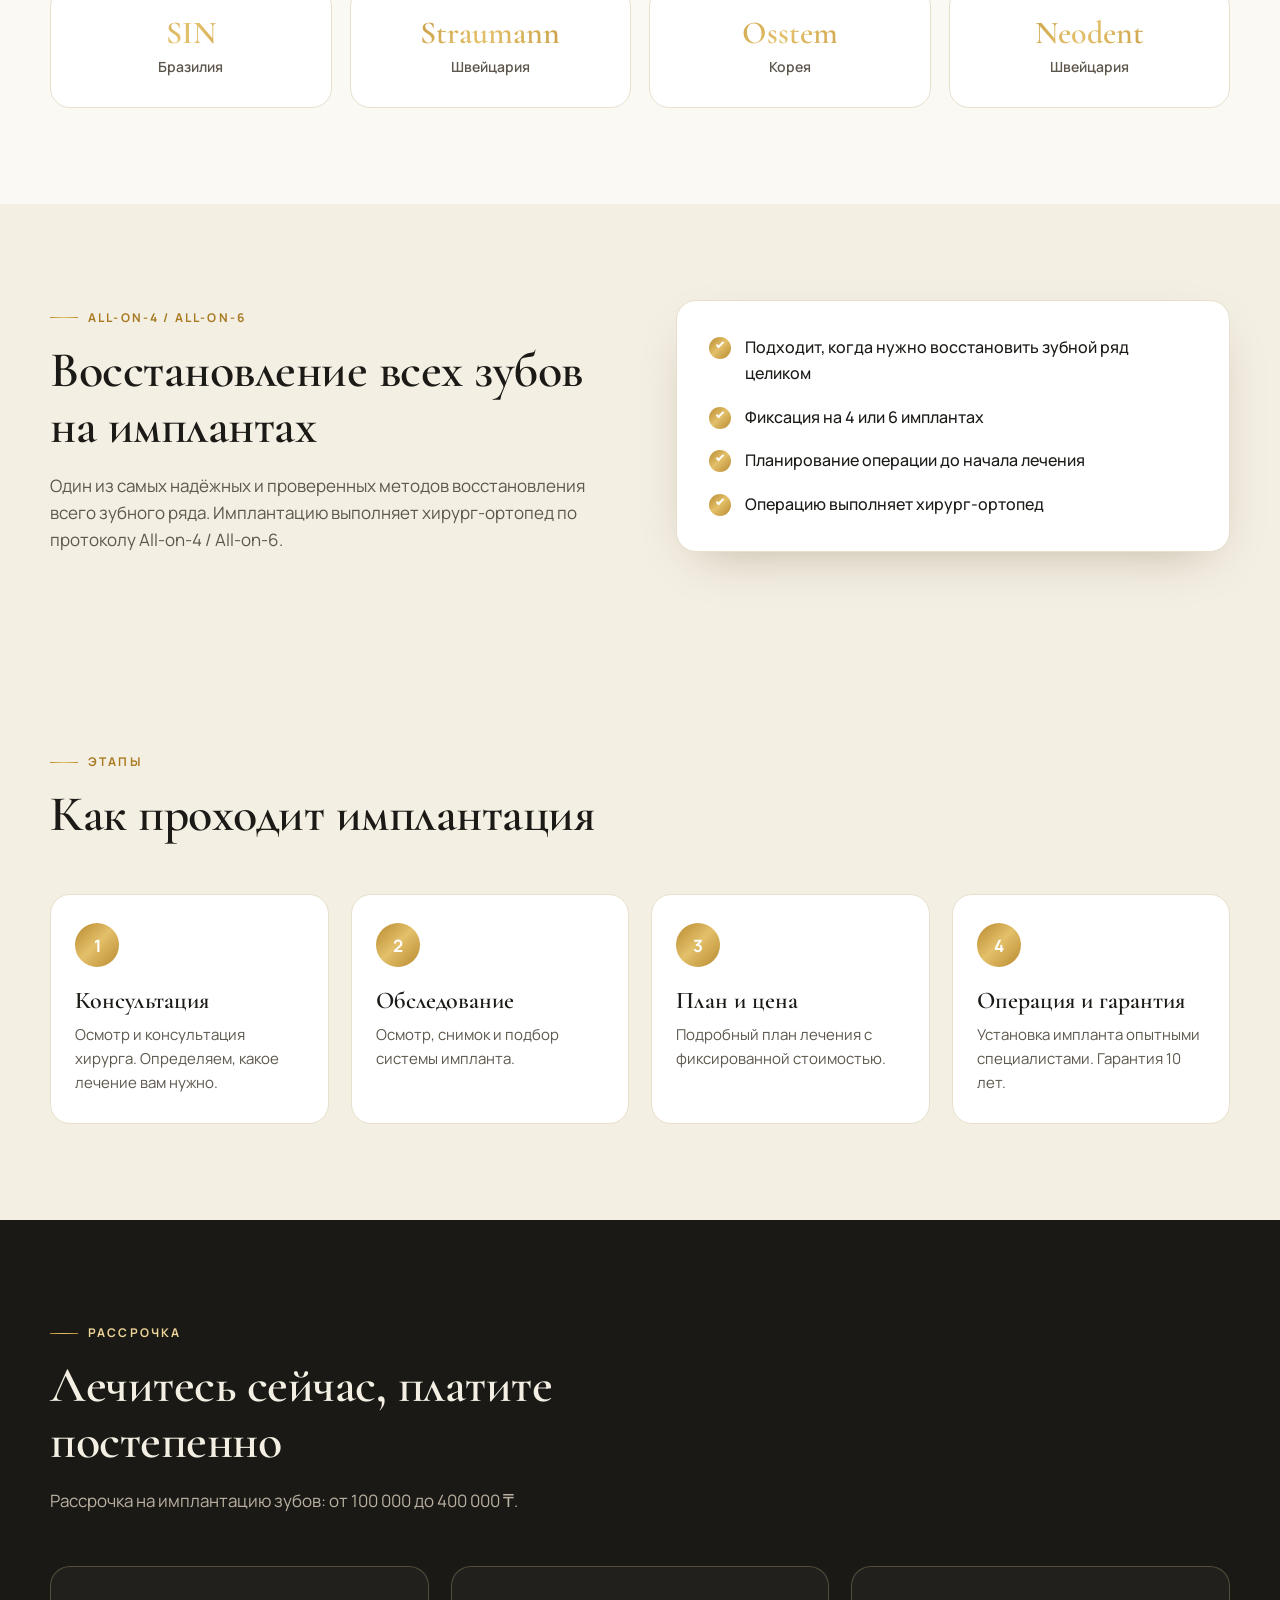
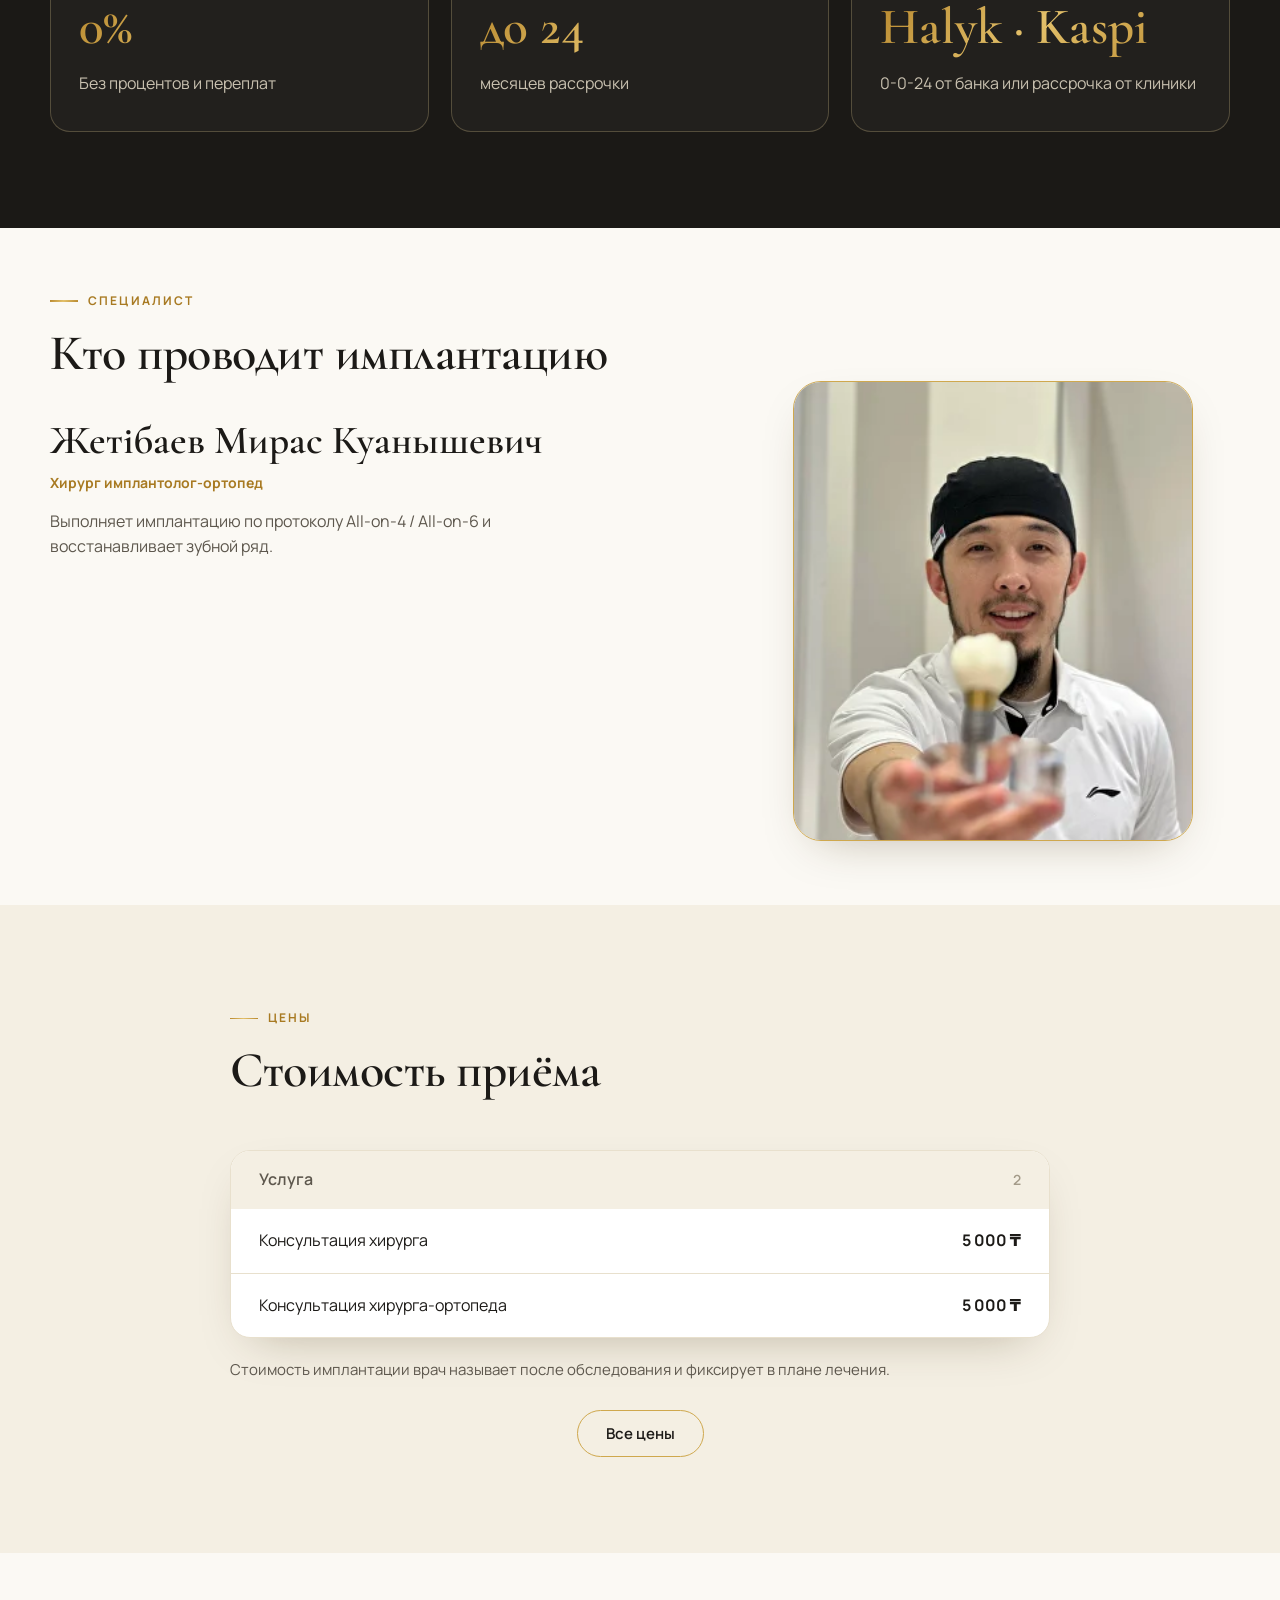
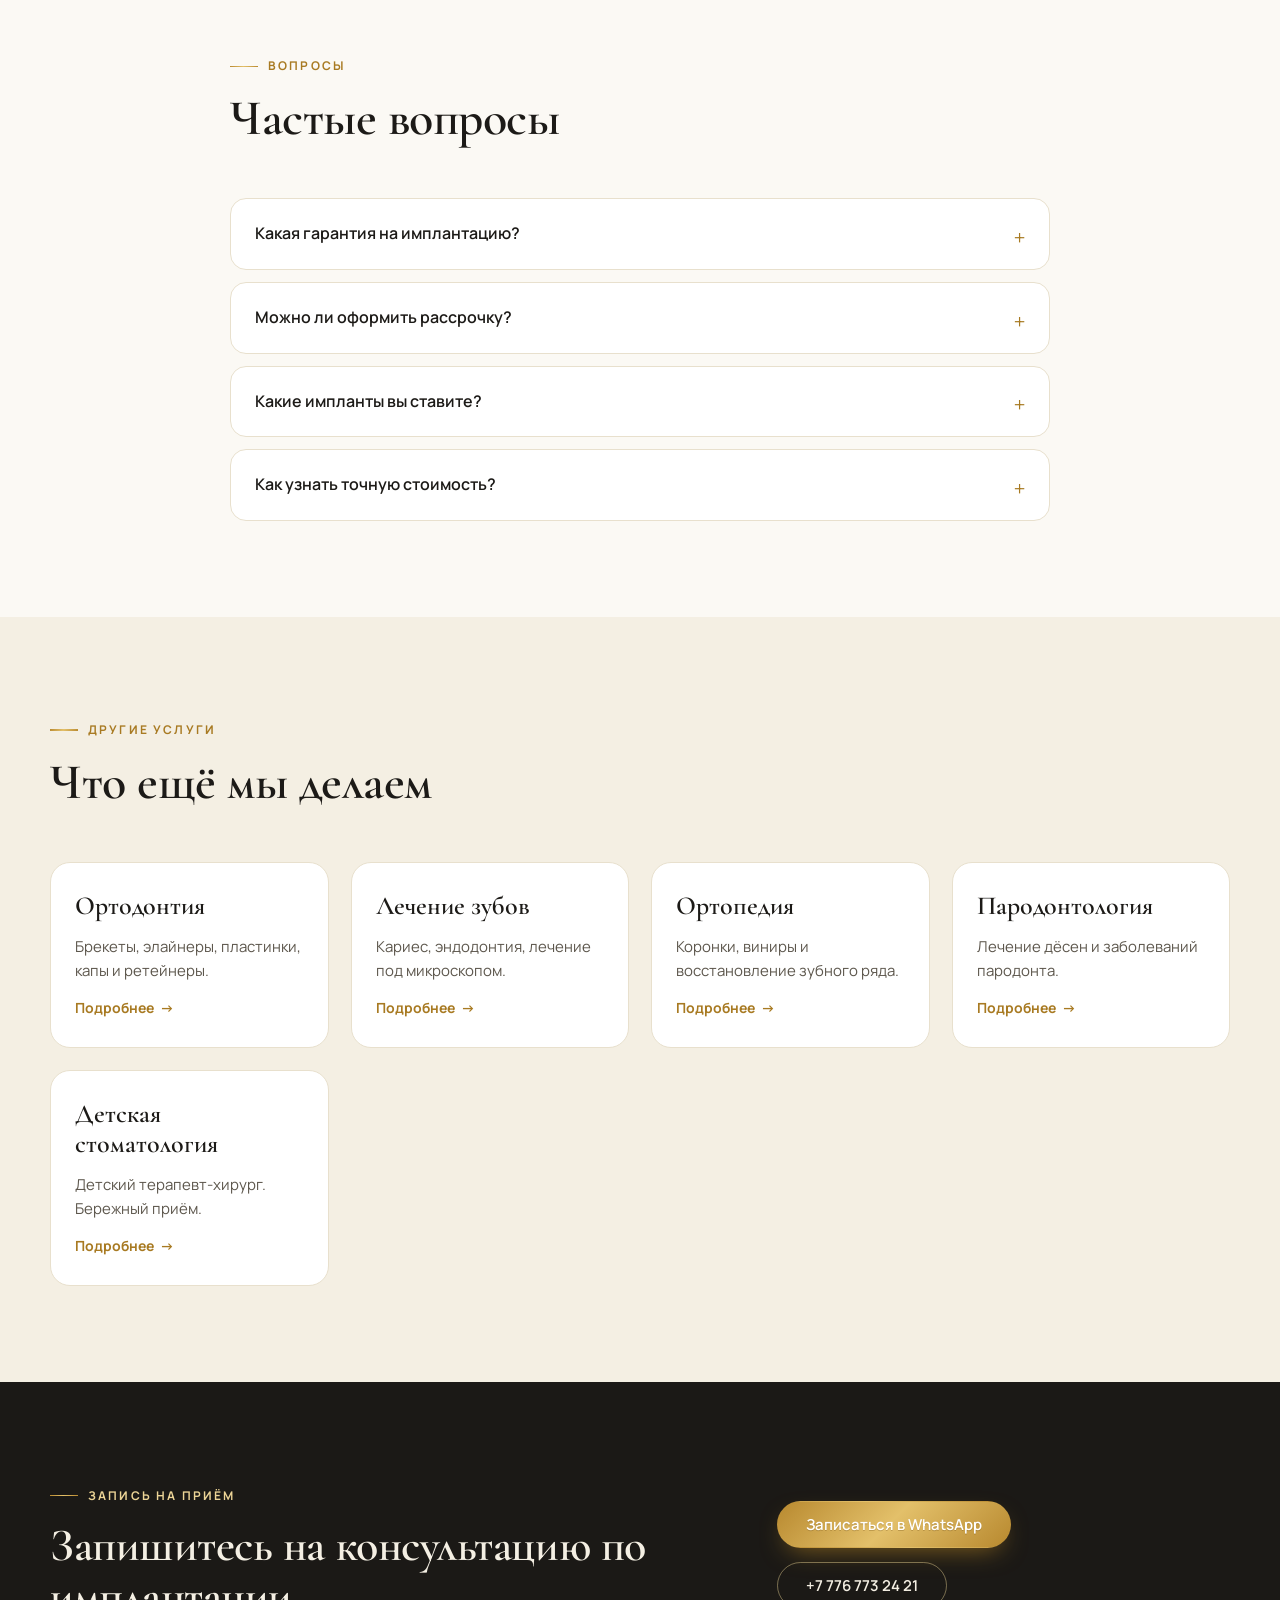
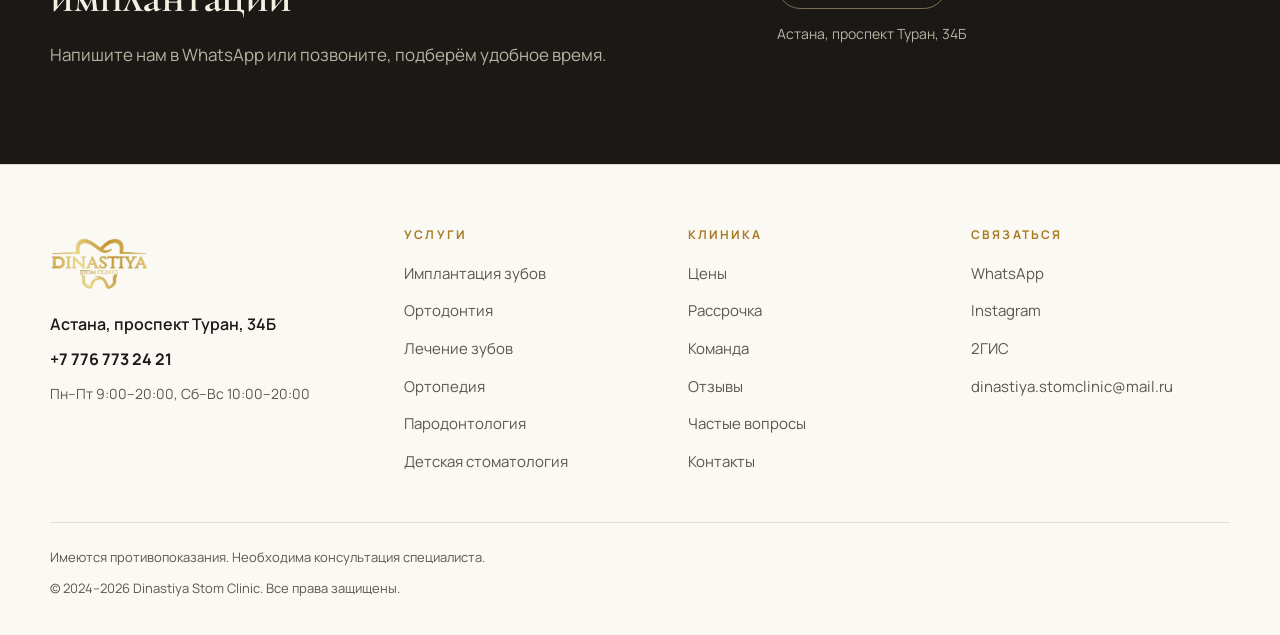
<file: implantation.html>
<!doctype html>
<html lang="ru">
<head>
  <meta charset="utf-8">
  <meta name="viewport" content="width=device-width, initial-scale=1">
  <title>Имплантация зубов в Астане с гарантией 10 лет | Dinastiya Stom Clinic</title>
  <meta name="description" content="Имплантация зубов в Астане: импланты SIN, Straumann, Osstem и Neodent, All-on-4 / All-on-6, фиксированная цена, рассрочка 0-0-24. Гарантия 10 лет.">
  <meta name="theme-color" content="#fbf9f4">
  <link rel="canonical" href="https://dinastiyastomclinic.com/implantation">
  <link rel="icon" href="/img/logo.webp" type="image/webp">
  <meta property="og:type" content="website">
  <meta property="og:title" content="Имплантация зубов в Астане с гарантией 10 лет | Dinastiya Stom Clinic">
  <meta property="og:description" content="Имплантация зубов в Астане: импланты SIN, Straumann, Osstem и Neodent, All-on-4 / All-on-6, фиксированная цена, рассрочка 0-0-24. Гарантия 10 лет.">
  <meta property="og:url" content="https://dinastiyastomclinic.com/implantation">
  <meta property="og:image" content="https://dinastiyastomclinic.com/img/doc-3.webp">
  <meta property="og:locale" content="ru_RU">
  <link rel="preconnect" href="https://fonts.googleapis.com">
  <link rel="preconnect" href="https://fonts.gstatic.com" crossorigin>
  <link href="https://fonts.googleapis.com/css2?family=Cormorant+Garamond:wght@500;600;700&family=Manrope:wght@400;500;600;700&display=swap" rel="stylesheet">
  <link rel="stylesheet" href="/css/style.css">
  <script type="application/ld+json">
  {
    "@context": "https://schema.org",
    "@type": "BreadcrumbList",
    "itemListElement": [
      {"@type": "ListItem", "position": 1, "name": "Главная", "item": "https://dinastiyastomclinic.com/"},
      {"@type": "ListItem", "position": 2, "name": "Имплантация", "item": "https://dinastiyastomclinic.com/implantation"}
    ]
  }
  </script>
</head>
<body>

<header class="header" id="top">
  <div class="wrap header__in">
    <a class="logo" href="/" aria-label="Dinastiya Stom Clinic — на главную">
      <img src="/img/logo.webp" alt="Dinastiya Stom Clinic" width="121" height="76">
    </a>
    <nav class="nav" id="nav" aria-label="Основное меню">
      <a href="/#services">Услуги</a>
      <a href="/#prices">Цены</a>
      <a href="/#implants">Имплантация</a>
      <a href="/#installment">Рассрочка</a>
      <a href="/#team">Команда</a>
      <a href="/#contacts">Контакты</a>
    </nav>
    <div class="header__actions">
      <div class="lang" id="lang">
        <button class="lang__btn" id="lang-btn" type="button" aria-haspopup="true" aria-expanded="false" aria-label="Язык сайта"><span id="lang-cur">RU</span><svg viewBox="0 0 12 8" aria-hidden="true"><path d="m1 1.500 5 5 5-5"/></svg></button>
        <ul class="lang__menu" id="lang-menu" role="menu" hidden>
          <li><button type="button" role="menuitem" data-lang="kk">Қазақша</button></li>
          <li><button type="button" role="menuitem" data-lang="ru">Русский</button></li>
          <li><button type="button" role="menuitem" data-lang="en">English</button></li>
        </ul>
      </div>
      <a class="header__phone" href="tel:+77767732421">+7 776 773 24 21</a>
      <a class="btn btn--gold btn--sm" data-wa="Здравствуйте! Хочу записаться на приём." href="https://wa.me/77767732421?text=%D0%97%D0%B4%D1%80%D0%B0%D0%B2%D1%81%D1%82%D0%B2%D1%83%D0%B9%D1%82%D0%B5%21%20%D0%A5%D0%BE%D1%87%D1%83%20%D0%B7%D0%B0%D0%BF%D0%B8%D1%81%D0%B0%D1%82%D1%8C%D1%81%D1%8F%20%D0%BD%D0%B0%20%D0%BF%D1%80%D0%B8%D1%91%D0%BC." target="_blank" rel="noopener">Записаться</a>
      <button class="burger" id="burger" aria-label="Открыть меню" aria-expanded="false" aria-controls="nav"><span></span><span></span></button>
    </div>
  </div>
</header>

<main>
  <section class="page-hero">
    <div class="wrap page-hero__in">
      <div class="reveal">
        <nav class="crumbs" aria-label="Хлебные крошки"><a href="/">Главная</a><span>/</span><a href="/#services">Услуги</a><span>/</span>Имплантация</nav>
        <p class="eyebrow">Имплантация</p>
        <h1>Имплантация зубов <em>с&nbsp;гарантией 10&nbsp;лет</em></h1>
        <p class="lead">Импланты премиум-класса из Кореи, Швейцарии и Бразилии и фиксированная цена. Операцию проводит опытный хирург-ортопед.</p>
        <div class="hero__cta">
          <a class="btn btn--gold" data-wa="Здравствуйте! Хочу консультацию по имплантации." href="https://wa.me/77767732421?text=%D0%97%D0%B4%D1%80%D0%B0%D0%B2%D1%81%D1%82%D0%B2%D1%83%D0%B9%D1%82%D0%B5%21%20%D0%A5%D0%BE%D1%87%D1%83%20%D0%BA%D0%BE%D0%BD%D1%81%D1%83%D0%BB%D1%8C%D1%82%D0%B0%D1%86%D0%B8%D1%8E%20%D0%BF%D0%BE%20%D0%B8%D0%BC%D0%BF%D0%BB%D0%B0%D0%BD%D1%82%D0%B0%D1%86%D0%B8%D0%B8." target="_blank" rel="noopener">Записаться на приём</a>
          <a class="btn btn--ghost" href="#price">Цены</a>
        </div>
        <ul class="hero__facts"><li><b>10 лет</b><span>гарантия на имплантацию</span></li><li><b>335</b><span>операций за прошлый год</span></li><li><b>0-0-24</b><span>рассрочка Halyk и Kaspi</span></li></ul>
      </div>
      <div class="page-hero__media reveal">
        <div class="photo-frame"><img src="/img/doc-3.webp" alt="Жетібаев Мирас Куанышевич, хирург имплантолог-ортопед" width="760" height="900" fetchpriority="high"></div>
      </div>
    </div>
  </section>

  <section class="section" id="why">
    <div class="wrap duo">
      <div class="duo__head reveal">
        <p class="eyebrow">Почему мы</p>
        <h2>Импланты, которые служат десятилетиями</h2>
        <p class="section__sub">Мы ставим проверенные системы имплантов и отвечаем за результат: на имплантацию действует гарантия 10 лет. Каждый этап планируем заранее, поэтому результат предсказуем, а цена известна до операции.</p>
      </div>
      <div class="duo__list reveal">
        <ul class="checks"><li>Импланты премиум-класса: Корея, Швейцария и Бразилия</li><li>Прямая поставка сертифицированных имплантов от производителей</li><li>Хирургические шаблоны для точной установки</li><li>Высокая приживаемость</li><li>Фиксированная цена на импланты, без скрытых доплат</li><li>Гарантия 10 лет</li></ul>
      </div>
    </div>
  </section><section class="section" id="brands">
    <div class="wrap">
      <header class="section__head reveal">
        <p class="eyebrow">Системы имплантов</p>
        <h2>С какими имплантами мы работаем</h2>
        <p class="section__sub">Устанавливаем импланты проверенных мировых производителей.</p>
      </header>
      <ul class="brands brands--4"><li class="brand reveal"><b>SIN</b><span>Бразилия</span></li><li class="brand reveal"><b>Straumann</b><span>Швейцария</span></li><li class="brand reveal"><b>Osstem</b><span>Корея</span></li><li class="brand reveal"><b>Neodent</b><span>Швейцария</span></li></ul>
    </div>
  </section><section class="section section--ivory" id="all-on">
    <div class="wrap duo">
      <div class="duo__head reveal">
        <p class="eyebrow">All-on-4 / All-on-6</p>
        <h2>Восстановление всех зубов на имплантах</h2>
        <p class="section__sub">Один из самых надёжных и проверенных методов восстановления всего зубного ряда. Имплантацию выполняет хирург-ортопед по протоколу All-on-4 / All-on-6.</p>
      </div>
      <div class="duo__list reveal">
        <ul class="checks"><li>Подходит, когда нужно восстановить зубной ряд целиком</li><li>Фиксация на 4 или 6 имплантах</li><li>Планирование операции до начала лечения</li><li>Операцию выполняет хирург-ортопед</li></ul>
      </div>
    </div>
  </section><section class="section section--ivory">
    <div class="wrap">
      <header class="section__head reveal">
        <p class="eyebrow">Этапы</p>
        <h2>Как проходит имплантация</h2>
      </header>
      <ol class="steps"><li class="reveal"><span>1</span><h3>Консультация</h3><p>Осмотр и консультация хирурга. Определяем, какое лечение вам нужно.</p></li><li class="reveal"><span>2</span><h3>Обследование</h3><p>Осмотр, снимок и подбор системы импланта.</p></li><li class="reveal"><span>3</span><h3>План и цена</h3><p>Подробный план лечения с фиксированной стоимостью.</p></li><li class="reveal"><span>4</span><h3>Операция и гарантия</h3><p>Установка импланта опытными специалистами. Гарантия 10 лет.</p></li></ol>
    </div>
  </section><section class="section section--dark" id="installment">
    <div class="wrap">
      <header class="section__head reveal">
        <p class="eyebrow">Рассрочка</p>
        <h2>Лечитесь сейчас, платите постепенно</h2>
        <p class="section__sub">Рассрочка на имплантацию зубов: от 100 000 до 400 000 ₸.</p>
      </header>
      <div class="grid3">
        <div class="stat reveal"><b>0%</b><span>Без процентов и переплат</span></div>
        <div class="stat reveal"><b>до 24</b><span>месяцев рассрочки</span></div>
        <div class="stat reveal"><b>Halyk · Kaspi</b><span>0-0-24 от банка или рассрочка от клиники</span></div>
      </div>
    </div>
  </section>

  <section class="section" id="doctors">
    <div class="wrap">
      <header class="section__head reveal">
        <p class="eyebrow">Специалист</p>
        <h2>Кто проводит имплантацию</h2>
        
      </header>
      <div class="docsplit reveal">
        <div class="docsplit__text">
          <h3>Жетібаев Мирас Куанышевич</h3>
          <span>Хирург имплантолог-ортопед</span>
          <p>Выполняет имплантацию по протоколу All-on-4 / All-on-6 и восстанавливает зубной ряд.</p>
        </div>
        <div class="docsplit__photo"><img src="/img/doc-3.webp" alt="Жетібаев Мирас Куанышевич" width="420" height="500" loading="lazy"></div>
      </div>
    </div>
  </section>

  <section class="section section--ivory" id="price">
    <div class="wrap wrap--narrow">
      <header class="section__head reveal">
        <p class="eyebrow">Цены</p>
        <h2>Стоимость приёма</h2>
      </header>
      <div class="price-card reveal">
        <div class="price-card__head"><span>Услуга</span><i>2</i></div>
        <ul class="price-list"><li><span>Консультация хирурга</span><b>5 000 ₸</b></li><li><span>Консультация хирурга-ортопеда</span><b>5 000 ₸</b></li></ul>
      </div>
      <p class="price-note">Стоимость имплантации врач называет после обследования и фиксирует в плане лечения.</p>
      <div class="center reveal" style="margin-top:28px"><a class="btn btn--ghost" href="/#prices">Все цены</a></div>
    </div>
  </section>

  <section class="section" id="faq">
    <div class="wrap wrap--narrow">
      <header class="section__head reveal">
        <p class="eyebrow">Вопросы</p>
        <h2>Частые вопросы</h2>
      </header>
      <div class="faq reveal"><details><summary>Какая гарантия на имплантацию?</summary><p>Гарантия на имплантацию составляет 10 лет.</p></details><details><summary>Можно ли оформить рассрочку?</summary><p>Да. Доступна рассрочка без процентов до 24 месяцев: Halyk и Kaspi 0-0-24 или рассрочка от клиники.</p></details><details><summary>Какие импланты вы ставите?</summary><p>Мы устанавливаем импланты SIN (Бразилия), Straumann (Швейцария), Osstem (Корея) и Neodent (Швейцария). Поставка прямая, от производителей, имплантаты сертифицированы.</p></details><details><summary>Как узнать точную стоимость?</summary><p>После обследования врач составит план лечения с фиксированной ценой. Консультация хирурга стоит 5 000 ₸.</p></details></div>
    </div>
  </section>

  <section class="section section--ivory" id="other">
    <div class="wrap">
      <header class="section__head reveal">
        <p class="eyebrow">Другие услуги</p>
        <h2>Что ещё мы делаем</h2>
      </header>
      <div class="cards cards--four"><article class="card reveal">
          <h3>Ортодонтия</h3>
          <p>Брекеты, элайнеры, пластинки, капы и ретейнеры.</p>
          <a class="card__link" href="/therapy#ortho">Подробнее</a>
        </article><article class="card reveal">
          <h3>Лечение зубов</h3>
          <p>Кариес, эндодонтия, лечение под микроскопом.</p>
          <a class="card__link" href="/therapy">Подробнее</a>
        </article><article class="card reveal">
          <h3>Ортопедия</h3>
          <p>Коронки, виниры и восстановление зубного ряда.</p>
          <a class="card__link" href="/orthopedics">Подробнее</a>
        </article><article class="card reveal">
          <h3>Пародонтология</h3>
          <p>Лечение дёсен и заболеваний пародонта.</p>
          <a class="card__link" href="/periodontics">Подробнее</a>
        </article><article class="card reveal">
          <h3>Детская стоматология</h3>
          <p>Детский терапевт-хирург. Бережный приём.</p>
          <a class="card__link" href="/kids">Подробнее</a>
        </article></div>
    </div>
  </section>

  <section class="section section--dark" id="contacts">
    <div class="wrap cta reveal">
      <div>
        <p class="eyebrow">Запись на приём</p>
        <h2>Запишитесь на консультацию по имплантации</h2>
        <p class="section__sub">Напишите нам в WhatsApp или позвоните, подберём удобное время.</p>
      </div>
      <div class="cta__actions">
        <a class="btn btn--gold" data-wa="Здравствуйте! Хочу консультацию по имплантации." href="https://wa.me/77767732421?text=%D0%97%D0%B4%D1%80%D0%B0%D0%B2%D1%81%D1%82%D0%B2%D1%83%D0%B9%D1%82%D0%B5%21%20%D0%A5%D0%BE%D1%87%D1%83%20%D0%BA%D0%BE%D0%BD%D1%81%D1%83%D0%BB%D1%8C%D1%82%D0%B0%D1%86%D0%B8%D1%8E%20%D0%BF%D0%BE%20%D0%B8%D0%BC%D0%BF%D0%BB%D0%B0%D0%BD%D1%82%D0%B0%D1%86%D0%B8%D0%B8." target="_blank" rel="noopener">Записаться в WhatsApp</a>
        <a class="btn btn--ghost cta__phone" href="tel:+77767732421">+7 776 773 24 21</a>
        <p class="cta__addr">Астана, проспект Туран, 34Б</p>
      </div>
    </div>
  </section>
</main>

<footer class="footer">
  <div class="wrap footer__grid">
    <div class="footer__brand">
      <a class="logo" href="/" aria-label="Dinastiya Stom Clinic — наверх"><img src="/img/logo.webp" alt="Dinastiya Stom Clinic" width="97" height="61" loading="lazy"></a>
      <p class="footer__addr">Астана, проспект Туран, 34Б</p>
      <p><a class="footer__phone" href="tel:+77767732421">+7 776 773 24 21</a></p>
      <p class="footer__hours">Пн–Пт 9:00–20:00, Сб–Вс 10:00–20:00</p>
    </div>
    <nav class="footer__col" aria-label="Услуги">
      <h3>Услуги</h3>
      <ul><li><a href="/implantation">Имплантация зубов</a></li><li><a href="/therapy#ortho">Ортодонтия</a></li><li><a href="/therapy">Лечение зубов</a></li><li><a href="/orthopedics">Ортопедия</a></li><li><a href="/periodontics">Пародонтология</a></li><li><a href="/kids">Детская стоматология</a></li></ul>
    </nav>
    <nav class="footer__col" aria-label="Клиника">
      <h3>Клиника</h3>
      <ul><li><a href="/#prices">Цены</a></li><li><a href="/#installment">Рассрочка</a></li><li><a href="/#team">Команда</a></li><li><a href="/#reviews">Отзывы</a></li><li><a href="/#faq">Частые вопросы</a></li><li><a href="/#contacts">Контакты</a></li></ul>
    </nav>
    <div class="footer__col">
      <h3>Связаться</h3>
      <ul>
        <li><a href="https://wa.me/77767732421?text=%D0%97%D0%B4%D1%80%D0%B0%D0%B2%D1%81%D1%82%D0%B2%D1%83%D0%B9%D1%82%D0%B5%21" target="_blank" rel="noopener">WhatsApp</a></li>
        <li><a href="https://www.instagram.com/dinastiyastomclinic/" target="_blank" rel="noopener">Instagram</a></li>
        <li><a href="https://2gis.kz/astana/search/Dinastiya%20Stom%20Clinic" target="_blank" rel="noopener">2ГИС</a></li>
        <li><a href="mailto:dinastiya.stomclinic@mail.ru">dinastiya.stomclinic@mail.ru</a></li>
      </ul>
    </div>
  </div>
  <div class="wrap footer__bottom">
    <p class="footer__note">Имеются противопоказания. Необходима консультация специалиста.</p>
    <p class="footer__copy">© 2024–2026 Dinastiya Stom Clinic. Все права защищены.</p>
  </div>
</footer>

<a class="fab" data-wa="Здравствуйте! Хочу записаться на приём." href="https://wa.me/77767732421?text=%D0%97%D0%B4%D1%80%D0%B0%D0%B2%D1%81%D1%82%D0%B2%D1%83%D0%B9%D1%82%D0%B5%21%20%D0%A5%D0%BE%D1%87%D1%83%20%D0%B7%D0%B0%D0%BF%D0%B8%D1%81%D0%B0%D1%82%D1%8C%D1%81%D1%8F%20%D0%BD%D0%B0%20%D0%BF%D1%80%D0%B8%D1%91%D0%BC." target="_blank" rel="noopener" aria-label="Написать в WhatsApp">
  <svg viewBox="0 0 24 24" aria-hidden="true"><path d="M12 2a10 10 0 0 0-8.6 15.1L2 22l5-1.3A10 10 0 1 0 12 2Zm5.2 14.2c-.2.6-1.3 1.2-1.8 1.2-.5.1-1 .2-3.3-.7-2.8-1.1-4.6-4-4.7-4.2-.1-.2-1.1-1.5-1.1-2.8s.7-2 .9-2.3c.2-.3.5-.3.7-.3h.5c.2 0 .4 0 .6.5l.8 2c.1.2.1.3 0 .5l-.3.4-.4.5c-.1.1-.3.3-.1.6.2.3.8 1.3 1.7 2.1 1.2 1 2.1 1.3 2.4 1.5.3.1.5.1.6-.1l.9-1.1c.2-.3.4-.2.7-.1l1.9.9c.3.1.5.2.5.3.1.2.1.7-.1 1.4Z"/></svg>
</a>

<script src="/js/data.js"></script>
<script src="/js/i18n.js"></script>
<script src="/js/main.js"></script>
<script src="/js/lang.js"></script>
</body>
</html>
</file>
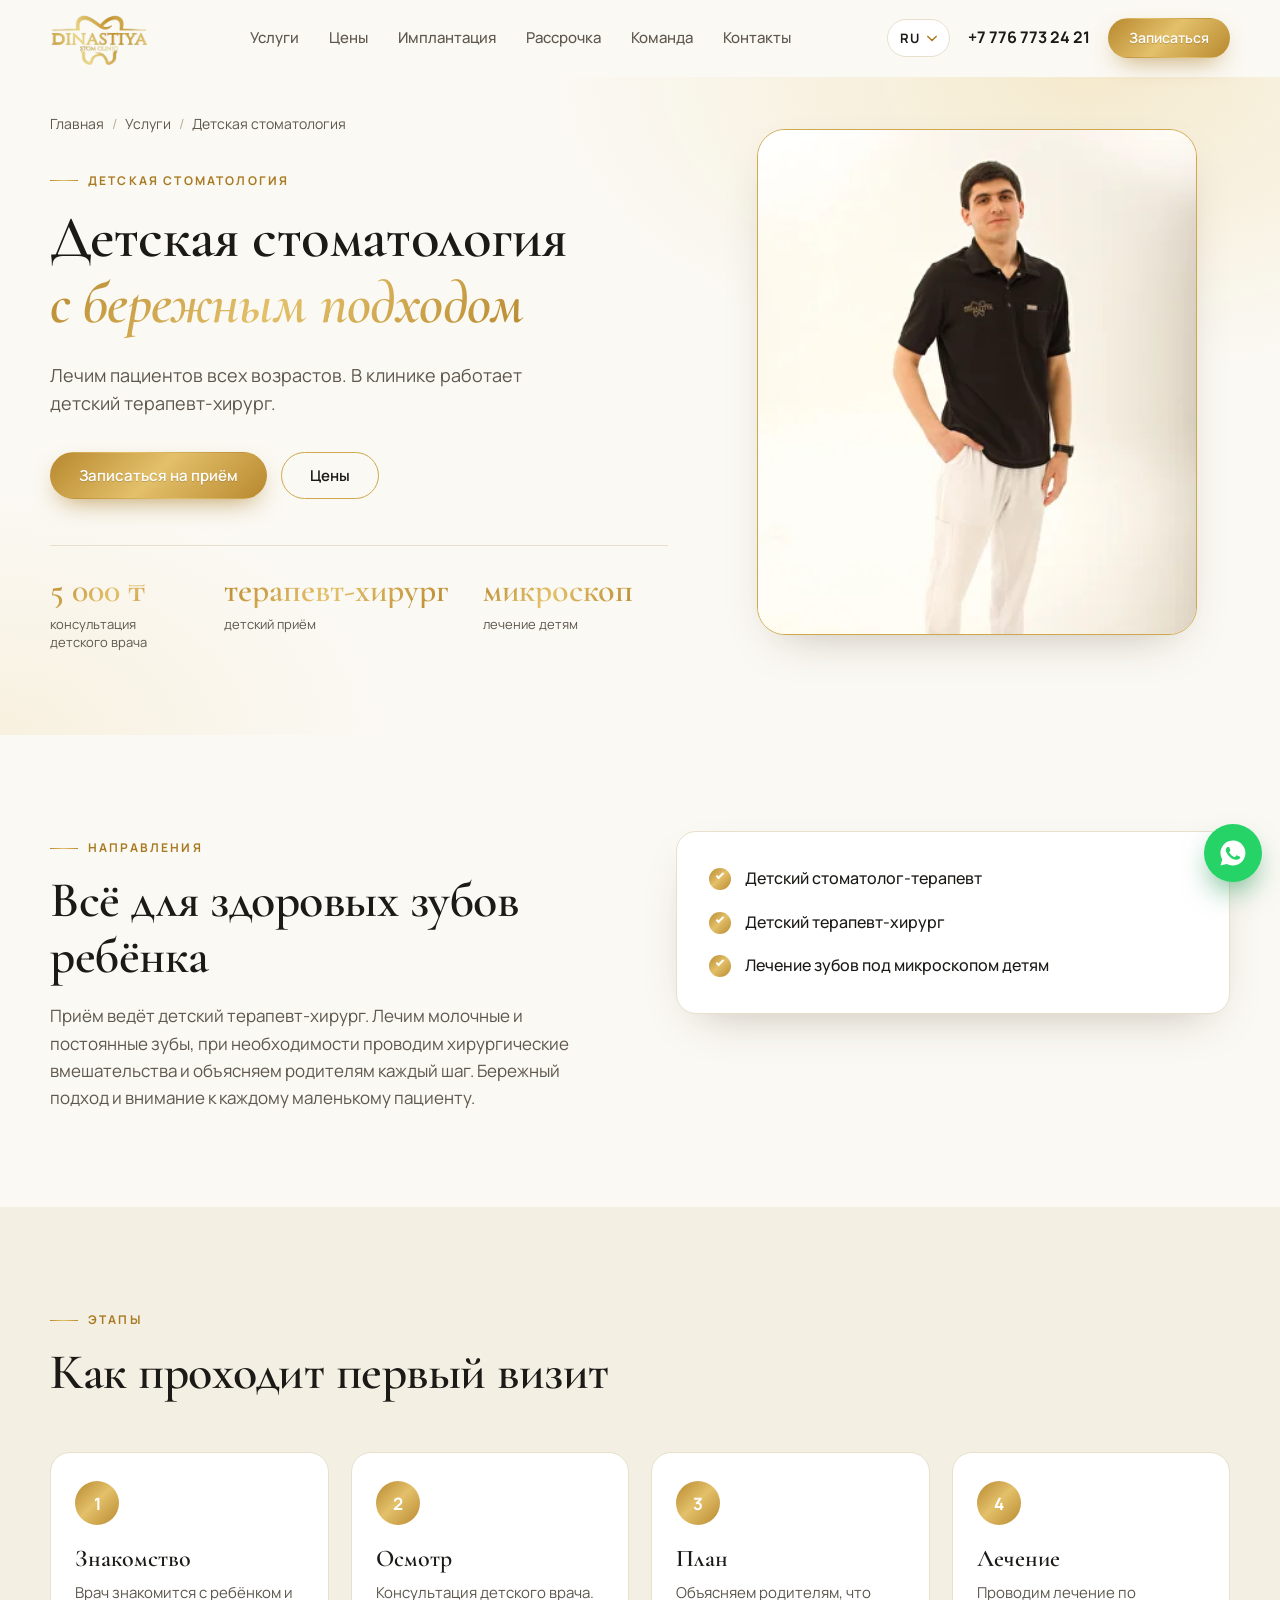
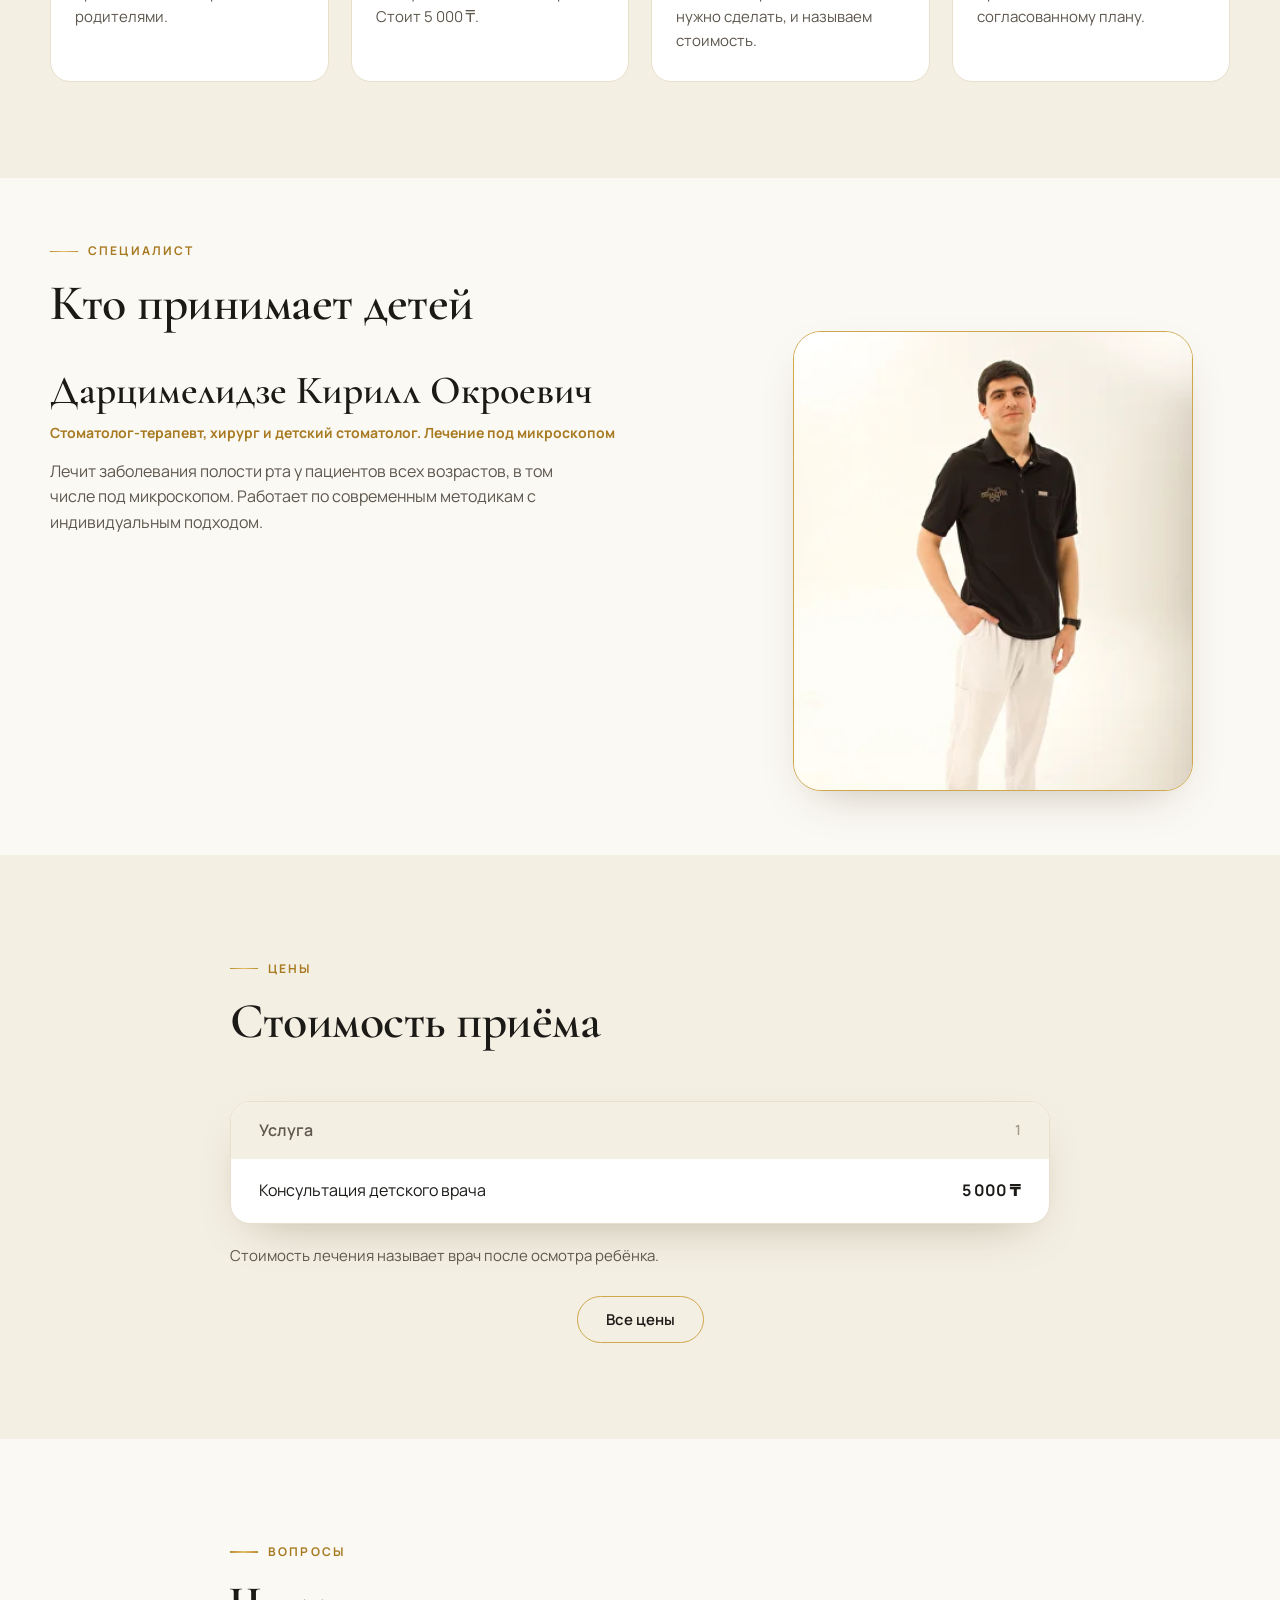
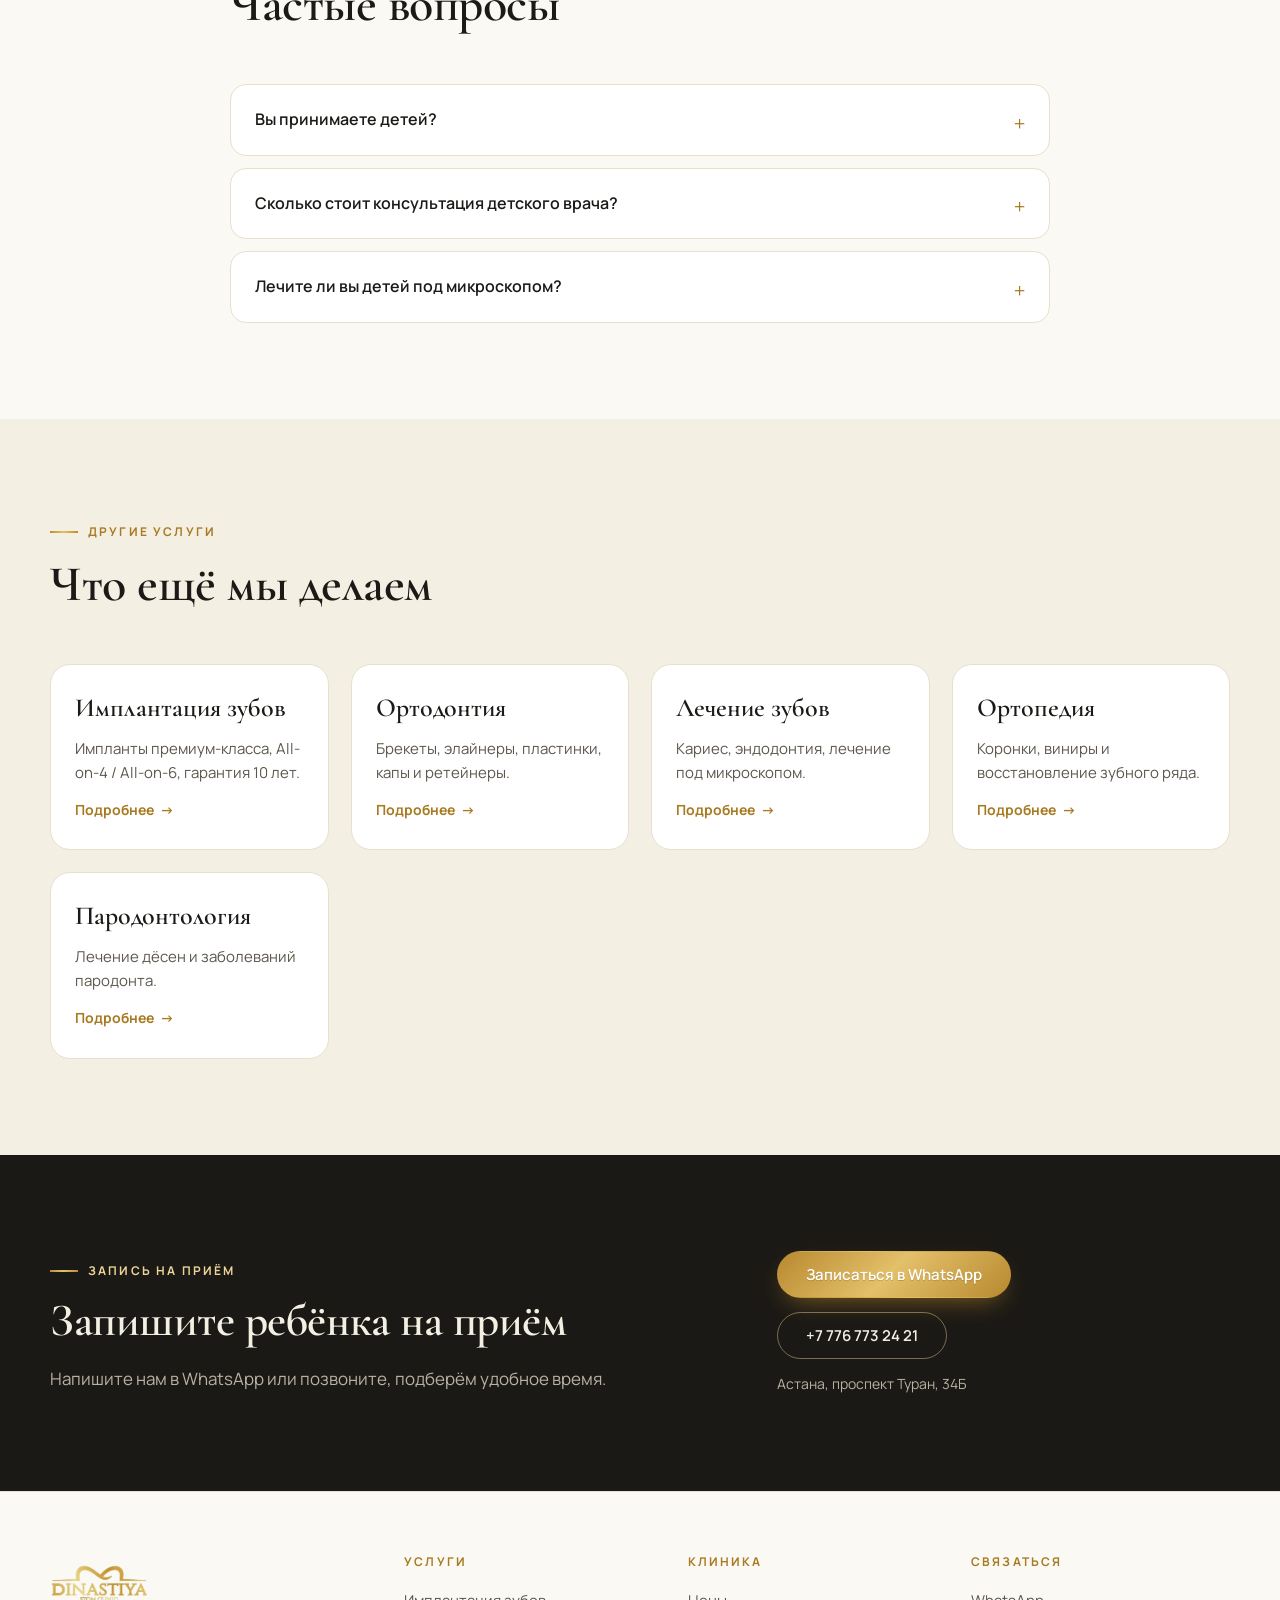
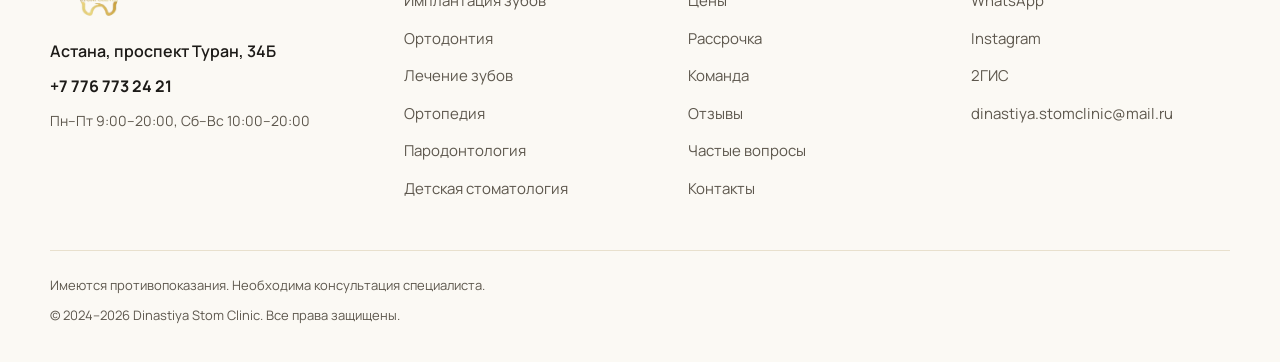
<file: kids.html>
<!doctype html>
<html lang="ru">
<head>
  <meta charset="utf-8">
  <meta name="viewport" content="width=device-width, initial-scale=1">
  <title>Детская стоматология в Астане | Dinastiya Stom Clinic</title>
  <meta name="description" content="Детская стоматология в Астане: детский терапевт-хирург, лечение зубов под микроскопом детям. Консультация детского врача 5 000 ₸.">
  <meta name="theme-color" content="#fbf9f4">
  <link rel="canonical" href="https://dinastiyastomclinic.com/kids">
  <link rel="icon" href="/img/logo.webp" type="image/webp">
  <meta property="og:type" content="website">
  <meta property="og:title" content="Детская стоматология в Астане | Dinastiya Stom Clinic">
  <meta property="og:description" content="Детская стоматология в Астане: детский терапевт-хирург, лечение зубов под микроскопом детям. Консультация детского врача 5 000 ₸.">
  <meta property="og:url" content="https://dinastiyastomclinic.com/kids">
  <meta property="og:image" content="https://dinastiyastomclinic.com/img/doc-1.webp">
  <meta property="og:locale" content="ru_RU">
  <link rel="preconnect" href="https://fonts.googleapis.com">
  <link rel="preconnect" href="https://fonts.gstatic.com" crossorigin>
  <link href="https://fonts.googleapis.com/css2?family=Cormorant+Garamond:wght@500;600;700&family=Manrope:wght@400;500;600;700&display=swap" rel="stylesheet">
  <link rel="stylesheet" href="/css/style.css">
  <script type="application/ld+json">
  {
    "@context": "https://schema.org",
    "@type": "BreadcrumbList",
    "itemListElement": [
      {"@type": "ListItem", "position": 1, "name": "Главная", "item": "https://dinastiyastomclinic.com/"},
      {"@type": "ListItem", "position": 2, "name": "Детская стоматология", "item": "https://dinastiyastomclinic.com/kids"}
    ]
  }
  </script>
</head>
<body>

<header class="header" id="top">
  <div class="wrap header__in">
    <a class="logo" href="/" aria-label="Dinastiya Stom Clinic — на главную">
      <img src="/img/logo.webp" alt="Dinastiya Stom Clinic" width="121" height="76">
    </a>
    <nav class="nav" id="nav" aria-label="Основное меню">
      <a href="/#services">Услуги</a>
      <a href="/#prices">Цены</a>
      <a href="/#implants">Имплантация</a>
      <a href="/#installment">Рассрочка</a>
      <a href="/#team">Команда</a>
      <a href="/#contacts">Контакты</a>
    </nav>
    <div class="header__actions">
      <div class="lang" id="lang">
        <button class="lang__btn" id="lang-btn" type="button" aria-haspopup="true" aria-expanded="false" aria-label="Язык сайта"><span id="lang-cur">RU</span><svg viewBox="0 0 12 8" aria-hidden="true"><path d="m1 1.500 5 5 5-5"/></svg></button>
        <ul class="lang__menu" id="lang-menu" role="menu" hidden>
          <li><button type="button" role="menuitem" data-lang="kk">Қазақша</button></li>
          <li><button type="button" role="menuitem" data-lang="ru">Русский</button></li>
          <li><button type="button" role="menuitem" data-lang="en">English</button></li>
        </ul>
      </div>
      <a class="header__phone" href="tel:+77767732421">+7 776 773 24 21</a>
      <a class="btn btn--gold btn--sm" data-wa="Здравствуйте! Хочу записаться на приём." href="https://wa.me/77767732421?text=%D0%97%D0%B4%D1%80%D0%B0%D0%B2%D1%81%D1%82%D0%B2%D1%83%D0%B9%D1%82%D0%B5%21%20%D0%A5%D0%BE%D1%87%D1%83%20%D0%B7%D0%B0%D0%BF%D0%B8%D1%81%D0%B0%D1%82%D1%8C%D1%81%D1%8F%20%D0%BD%D0%B0%20%D0%BF%D1%80%D0%B8%D1%91%D0%BC." target="_blank" rel="noopener">Записаться</a>
      <button class="burger" id="burger" aria-label="Открыть меню" aria-expanded="false" aria-controls="nav"><span></span><span></span></button>
    </div>
  </div>
</header>

<main>
  <section class="page-hero">
    <div class="wrap page-hero__in">
      <div class="reveal">
        <nav class="crumbs" aria-label="Хлебные крошки"><a href="/">Главная</a><span>/</span><a href="/#services">Услуги</a><span>/</span>Детская стоматология</nav>
        <p class="eyebrow">Детская стоматология</p>
        <h1>Детская стоматология <em>с&nbsp;бережным подходом</em></h1>
        <p class="lead">Лечим пациентов всех возрастов. В клинике работает детский терапевт-хирург.</p>
        <div class="hero__cta">
          <a class="btn btn--gold" data-wa="Здравствуйте! Хочу записать ребёнка на приём." href="https://wa.me/77767732421?text=%D0%97%D0%B4%D1%80%D0%B0%D0%B2%D1%81%D1%82%D0%B2%D1%83%D0%B9%D1%82%D0%B5%21%20%D0%A5%D0%BE%D1%87%D1%83%20%D0%B7%D0%B0%D0%BF%D0%B8%D1%81%D0%B0%D1%82%D1%8C%20%D1%80%D0%B5%D0%B1%D1%91%D0%BD%D0%BA%D0%B0%20%D0%BD%D0%B0%20%D0%BF%D1%80%D0%B8%D1%91%D0%BC." target="_blank" rel="noopener">Записаться на приём</a>
          <a class="btn btn--ghost" href="#price">Цены</a>
        </div>
        <ul class="hero__facts"><li><b>5 000 ₸</b><span>консультация детского врача</span></li><li><b>терапевт-хирург</b><span>детский приём</span></li><li><b>микроскоп</b><span>лечение детям</span></li></ul>
      </div>
      <div class="page-hero__media reveal">
        <div class="photo-frame"><img src="/img/doc-1.webp" alt="Дарцимелидзе Кирилл Окроевич, стоматолог-терапевт, хирург и детский стоматолог" width="760" height="900" fetchpriority="high"></div>
      </div>
    </div>
  </section>

  <section class="section" id="what">
    <div class="wrap duo">
      <div class="duo__head reveal">
        <p class="eyebrow">Направления</p>
        <h2>Всё для здоровых зубов ребёнка</h2>
        <p class="section__sub">Приём ведёт детский терапевт-хирург. Лечим молочные и постоянные зубы, при необходимости проводим хирургические вмешательства и объясняем родителям каждый шаг. Бережный подход и внимание к каждому маленькому пациенту.</p>
      </div>
      <div class="duo__list reveal">
        <ul class="checks"><li>Детский стоматолог-терапевт</li><li>Детский терапевт-хирург</li><li>Лечение зубов под микроскопом детям</li></ul>
      </div>
    </div>
  </section><section class="section section--ivory">
    <div class="wrap">
      <header class="section__head reveal">
        <p class="eyebrow">Этапы</p>
        <h2>Как проходит первый визит</h2>
      </header>
      <ol class="steps"><li class="reveal"><span>1</span><h3>Знакомство</h3><p>Врач знакомится с ребёнком и родителями.</p></li><li class="reveal"><span>2</span><h3>Осмотр</h3><p>Консультация детского врача. Стоит 5 000 ₸.</p></li><li class="reveal"><span>3</span><h3>План</h3><p>Объясняем родителям, что нужно сделать, и называем стоимость.</p></li><li class="reveal"><span>4</span><h3>Лечение</h3><p>Проводим лечение по согласованному плану.</p></li></ol>
    </div>
  </section>

  <section class="section" id="doctors">
    <div class="wrap">
      <header class="section__head reveal">
        <p class="eyebrow">Специалист</p>
        <h2>Кто принимает детей</h2>
        
      </header>
      <div class="docsplit reveal">
        <div class="docsplit__text">
          <h3>Дарцимелидзе Кирилл Окроевич</h3>
          <span>Стоматолог-терапевт, хирург и детский стоматолог. Лечение под микроскопом</span>
          <p>Лечит заболевания полости рта у пациентов всех возрастов, в том числе под микроскопом. Работает по современным методикам с индивидуальным подходом.</p>
        </div>
        <div class="docsplit__photo"><img src="/img/doc-1.webp" alt="Дарцимелидзе Кирилл Окроевич" width="420" height="500" loading="lazy"></div>
      </div>
    </div>
  </section>

  <section class="section section--ivory" id="price">
    <div class="wrap wrap--narrow">
      <header class="section__head reveal">
        <p class="eyebrow">Цены</p>
        <h2>Стоимость приёма</h2>
      </header>
      <div class="price-card reveal">
        <div class="price-card__head"><span>Услуга</span><i>1</i></div>
        <ul class="price-list"><li><span>Консультация детского врача</span><b>5 000 ₸</b></li></ul>
      </div>
      <p class="price-note">Стоимость лечения называет врач после осмотра ребёнка.</p>
      <div class="center reveal" style="margin-top:28px"><a class="btn btn--ghost" href="/#prices">Все цены</a></div>
    </div>
  </section>

  <section class="section" id="faq">
    <div class="wrap wrap--narrow">
      <header class="section__head reveal">
        <p class="eyebrow">Вопросы</p>
        <h2>Частые вопросы</h2>
      </header>
      <div class="faq reveal"><details><summary>Вы принимаете детей?</summary><p>Да, мы лечим пациентов всех возрастов, а у нас есть детский терапевт-хирург.</p></details><details><summary>Сколько стоит консультация детского врача?</summary><p>Консультация детского врача стоит 5 000 ₸.</p></details><details><summary>Лечите ли вы детей под микроскопом?</summary><p>Да, лечение зубов под микроскопом доступно и взрослым, и детям.</p></details></div>
    </div>
  </section>

  <section class="section section--ivory" id="other">
    <div class="wrap">
      <header class="section__head reveal">
        <p class="eyebrow">Другие услуги</p>
        <h2>Что ещё мы делаем</h2>
      </header>
      <div class="cards cards--four"><article class="card reveal">
          <h3>Имплантация зубов</h3>
          <p>Импланты премиум-класса, All-on-4 / All-on-6, гарантия 10 лет.</p>
          <a class="card__link" href="/implantation">Подробнее</a>
        </article><article class="card reveal">
          <h3>Ортодонтия</h3>
          <p>Брекеты, элайнеры, пластинки, капы и ретейнеры.</p>
          <a class="card__link" href="/therapy#ortho">Подробнее</a>
        </article><article class="card reveal">
          <h3>Лечение зубов</h3>
          <p>Кариес, эндодонтия, лечение под микроскопом.</p>
          <a class="card__link" href="/therapy">Подробнее</a>
        </article><article class="card reveal">
          <h3>Ортопедия</h3>
          <p>Коронки, виниры и восстановление зубного ряда.</p>
          <a class="card__link" href="/orthopedics">Подробнее</a>
        </article><article class="card reveal">
          <h3>Пародонтология</h3>
          <p>Лечение дёсен и заболеваний пародонта.</p>
          <a class="card__link" href="/periodontics">Подробнее</a>
        </article></div>
    </div>
  </section>

  <section class="section section--dark" id="contacts">
    <div class="wrap cta reveal">
      <div>
        <p class="eyebrow">Запись на приём</p>
        <h2>Запишите ребёнка на приём</h2>
        <p class="section__sub">Напишите нам в WhatsApp или позвоните, подберём удобное время.</p>
      </div>
      <div class="cta__actions">
        <a class="btn btn--gold" data-wa="Здравствуйте! Хочу записать ребёнка на приём." href="https://wa.me/77767732421?text=%D0%97%D0%B4%D1%80%D0%B0%D0%B2%D1%81%D1%82%D0%B2%D1%83%D0%B9%D1%82%D0%B5%21%20%D0%A5%D0%BE%D1%87%D1%83%20%D0%B7%D0%B0%D0%BF%D0%B8%D1%81%D0%B0%D1%82%D1%8C%20%D1%80%D0%B5%D0%B1%D1%91%D0%BD%D0%BA%D0%B0%20%D0%BD%D0%B0%20%D0%BF%D1%80%D0%B8%D1%91%D0%BC." target="_blank" rel="noopener">Записаться в WhatsApp</a>
        <a class="btn btn--ghost cta__phone" href="tel:+77767732421">+7 776 773 24 21</a>
        <p class="cta__addr">Астана, проспект Туран, 34Б</p>
      </div>
    </div>
  </section>
</main>

<footer class="footer">
  <div class="wrap footer__grid">
    <div class="footer__brand">
      <a class="logo" href="/" aria-label="Dinastiya Stom Clinic — наверх"><img src="/img/logo.webp" alt="Dinastiya Stom Clinic" width="97" height="61" loading="lazy"></a>
      <p class="footer__addr">Астана, проспект Туран, 34Б</p>
      <p><a class="footer__phone" href="tel:+77767732421">+7 776 773 24 21</a></p>
      <p class="footer__hours">Пн–Пт 9:00–20:00, Сб–Вс 10:00–20:00</p>
    </div>
    <nav class="footer__col" aria-label="Услуги">
      <h3>Услуги</h3>
      <ul><li><a href="/implantation">Имплантация зубов</a></li><li><a href="/therapy#ortho">Ортодонтия</a></li><li><a href="/therapy">Лечение зубов</a></li><li><a href="/orthopedics">Ортопедия</a></li><li><a href="/periodontics">Пародонтология</a></li><li><a href="/kids">Детская стоматология</a></li></ul>
    </nav>
    <nav class="footer__col" aria-label="Клиника">
      <h3>Клиника</h3>
      <ul><li><a href="/#prices">Цены</a></li><li><a href="/#installment">Рассрочка</a></li><li><a href="/#team">Команда</a></li><li><a href="/#reviews">Отзывы</a></li><li><a href="/#faq">Частые вопросы</a></li><li><a href="/#contacts">Контакты</a></li></ul>
    </nav>
    <div class="footer__col">
      <h3>Связаться</h3>
      <ul>
        <li><a href="https://wa.me/77767732421?text=%D0%97%D0%B4%D1%80%D0%B0%D0%B2%D1%81%D1%82%D0%B2%D1%83%D0%B9%D1%82%D0%B5%21" target="_blank" rel="noopener">WhatsApp</a></li>
        <li><a href="https://www.instagram.com/dinastiyastomclinic/" target="_blank" rel="noopener">Instagram</a></li>
        <li><a href="https://2gis.kz/astana/search/Dinastiya%20Stom%20Clinic" target="_blank" rel="noopener">2ГИС</a></li>
        <li><a href="mailto:dinastiya.stomclinic@mail.ru">dinastiya.stomclinic@mail.ru</a></li>
      </ul>
    </div>
  </div>
  <div class="wrap footer__bottom">
    <p class="footer__note">Имеются противопоказания. Необходима консультация специалиста.</p>
    <p class="footer__copy">© 2024–2026 Dinastiya Stom Clinic. Все права защищены.</p>
  </div>
</footer>

<a class="fab" data-wa="Здравствуйте! Хочу записаться на приём." href="https://wa.me/77767732421?text=%D0%97%D0%B4%D1%80%D0%B0%D0%B2%D1%81%D1%82%D0%B2%D1%83%D0%B9%D1%82%D0%B5%21%20%D0%A5%D0%BE%D1%87%D1%83%20%D0%B7%D0%B0%D0%BF%D0%B8%D1%81%D0%B0%D1%82%D1%8C%D1%81%D1%8F%20%D0%BD%D0%B0%20%D0%BF%D1%80%D0%B8%D1%91%D0%BC." target="_blank" rel="noopener" aria-label="Написать в WhatsApp">
  <svg viewBox="0 0 24 24" aria-hidden="true"><path d="M12 2a10 10 0 0 0-8.6 15.1L2 22l5-1.3A10 10 0 1 0 12 2Zm5.2 14.2c-.2.6-1.3 1.2-1.8 1.2-.5.1-1 .2-3.3-.7-2.8-1.1-4.6-4-4.7-4.2-.1-.2-1.1-1.5-1.1-2.8s.7-2 .9-2.3c.2-.3.5-.3.7-.3h.5c.2 0 .4 0 .6.5l.8 2c.1.2.1.3 0 .5l-.3.4-.4.5c-.1.1-.3.3-.1.6.2.3.8 1.3 1.7 2.1 1.2 1 2.1 1.3 2.4 1.5.3.1.5.1.6-.1l.9-1.1c.2-.3.4-.2.7-.1l1.9.9c.3.1.5.2.5.3.1.2.1.7-.1 1.4Z"/></svg>
</a>

<script src="/js/data.js"></script>
<script src="/js/i18n.js"></script>
<script src="/js/main.js"></script>
<script src="/js/lang.js"></script>
</body>
</html>
</file>
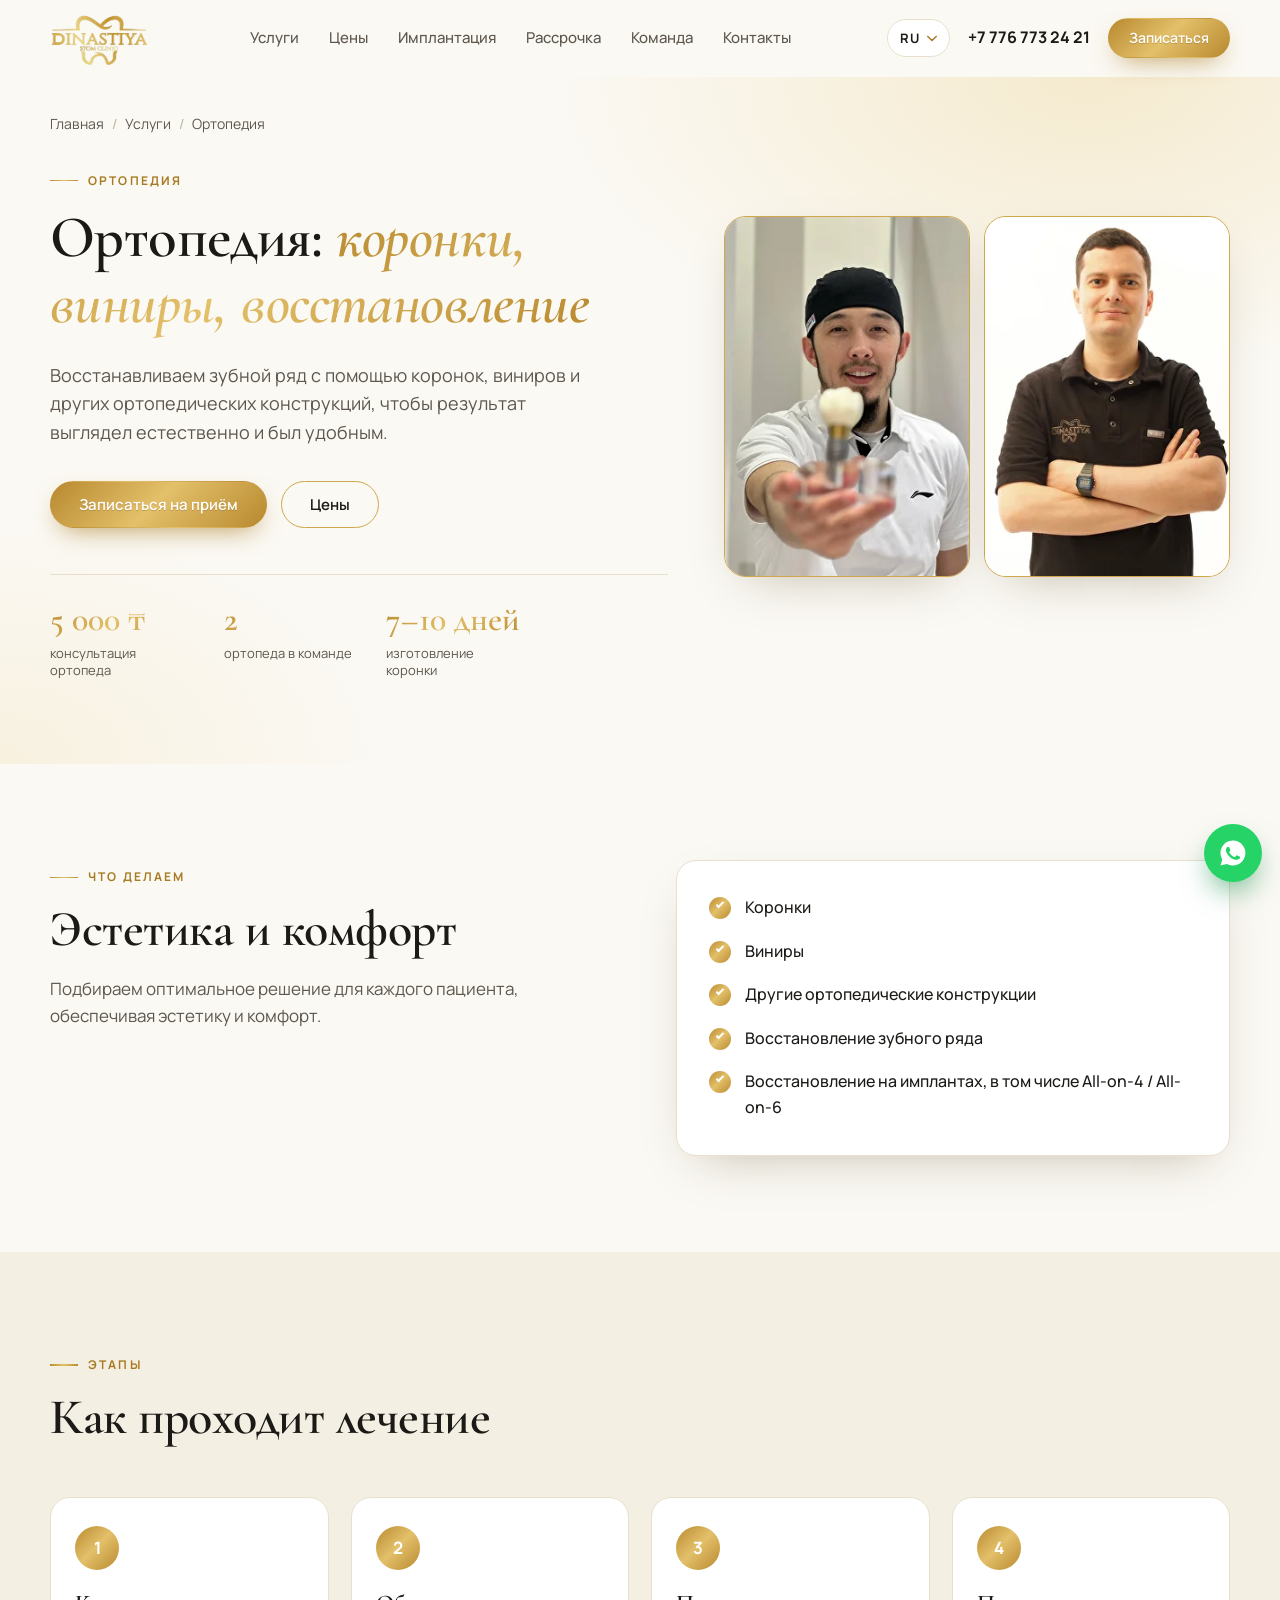
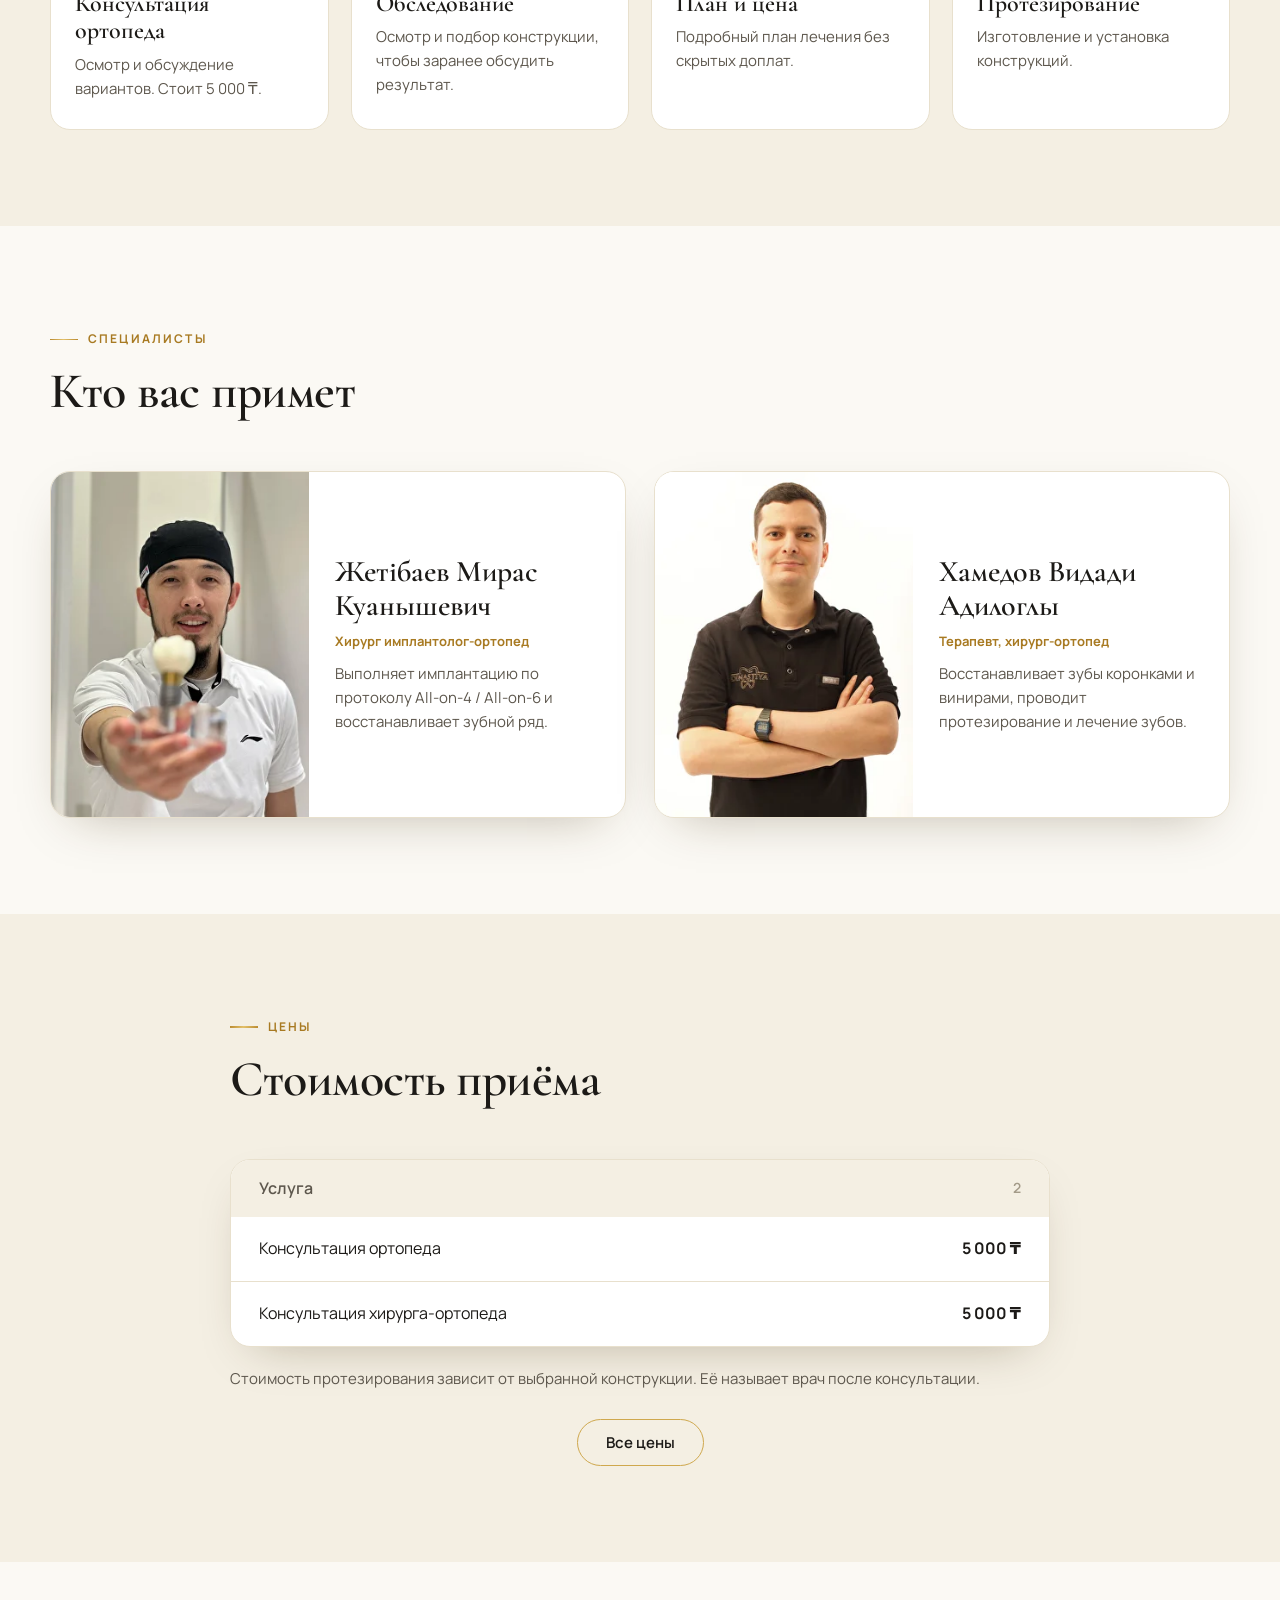
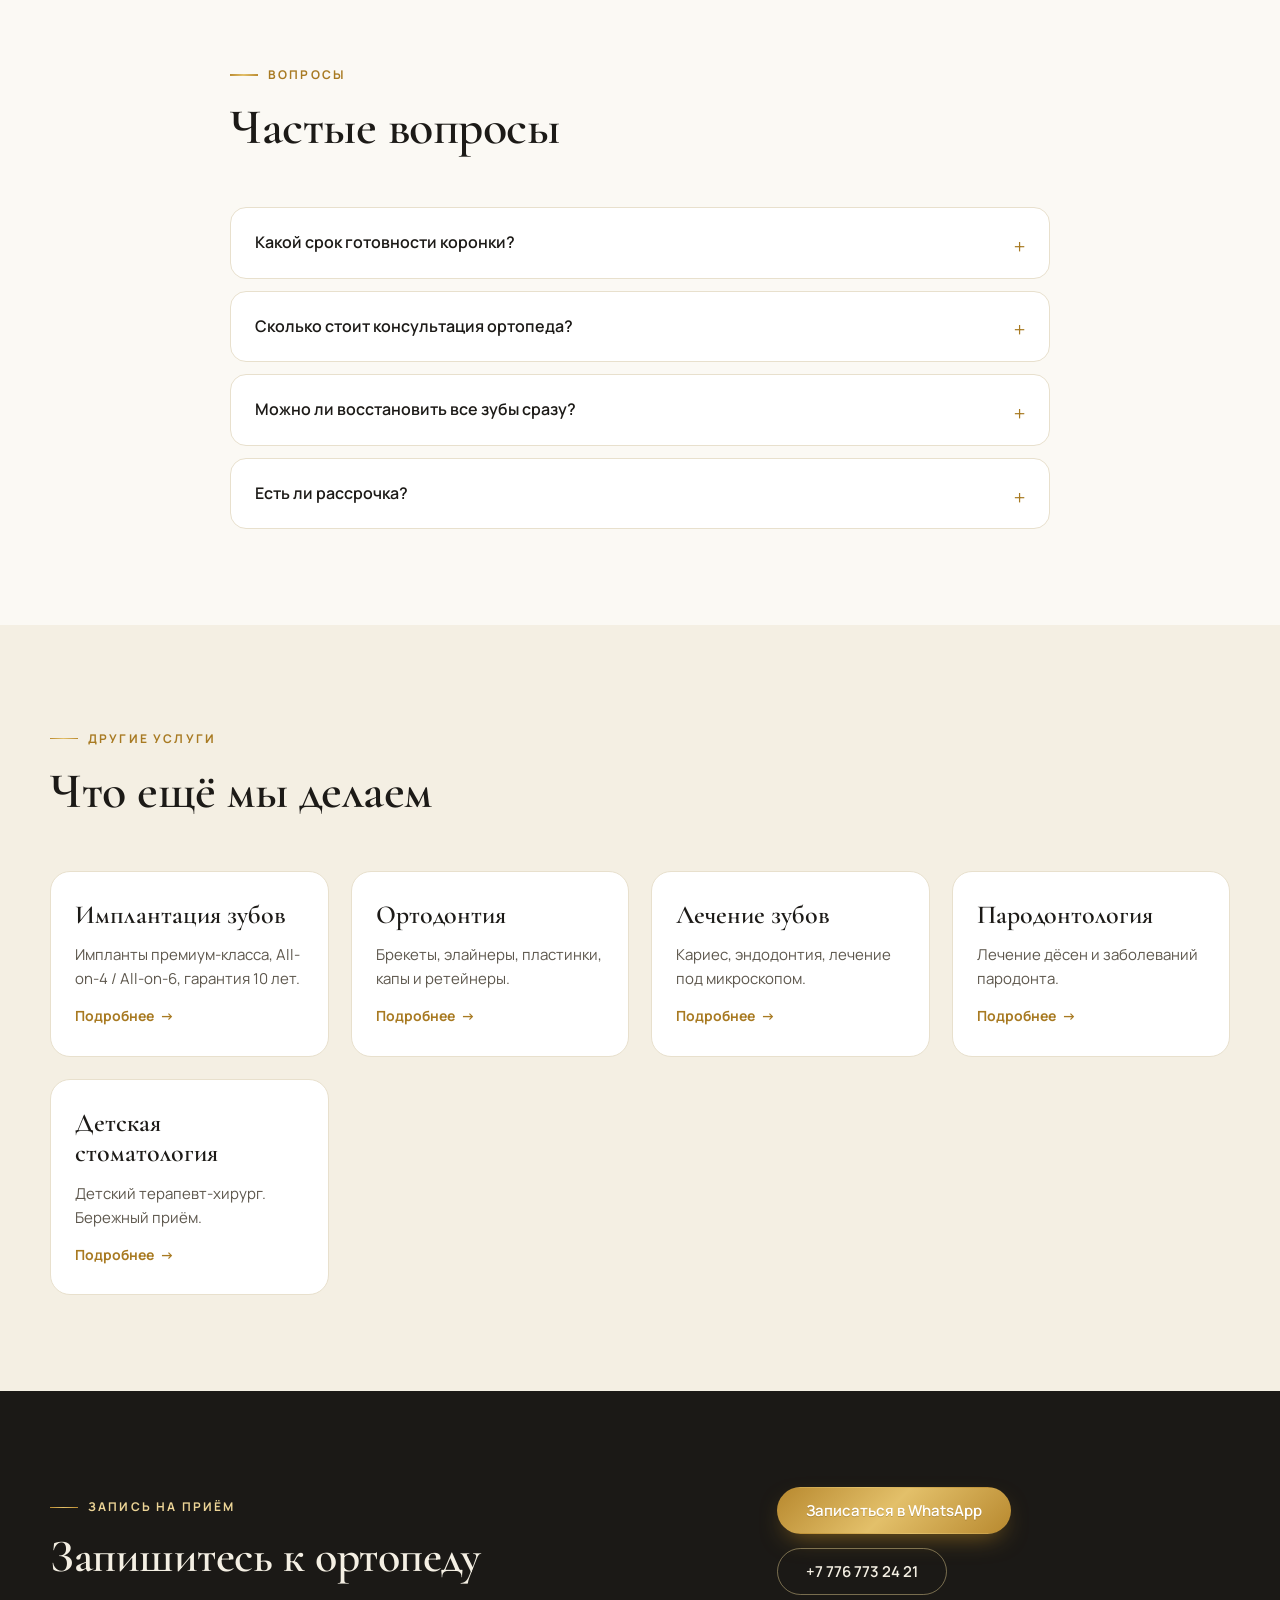
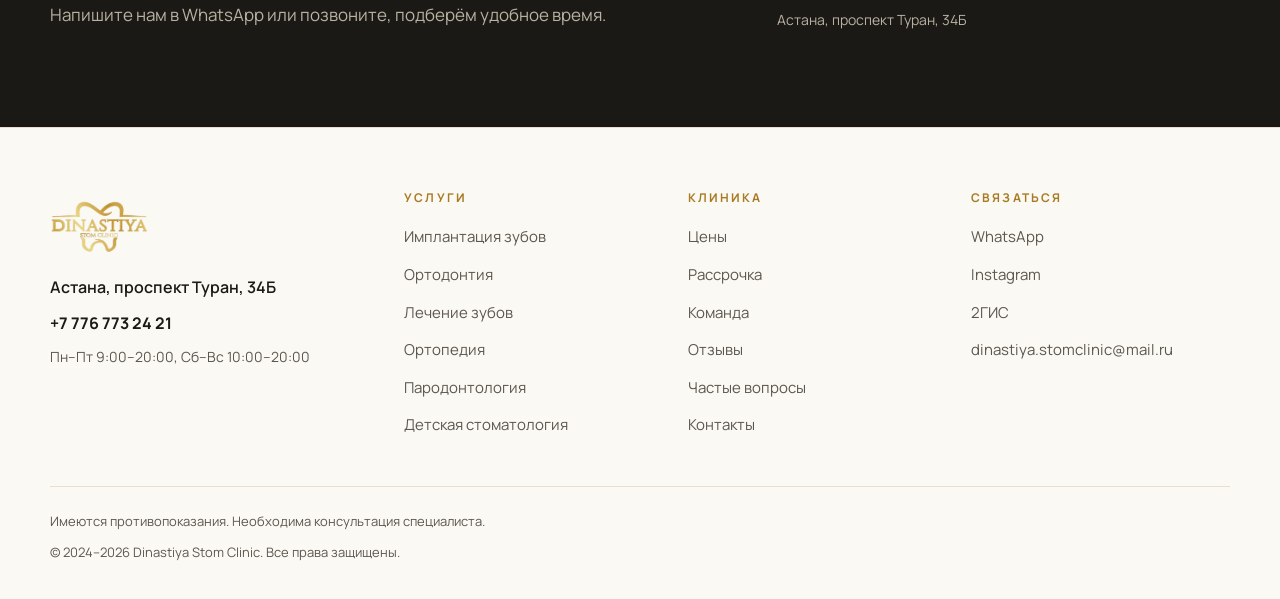
<file: orthopedics.html>
<!doctype html>
<html lang="ru">
<head>
  <meta charset="utf-8">
  <meta name="viewport" content="width=device-width, initial-scale=1">
  <title>Ортопедия в Астане: коронки, виниры, протезирование зубов | Dinastiya Stom Clinic</title>
  <meta name="description" content="Стоматологическая ортопедия в Астане: коронки, виниры и другие конструкции, восстановление зубного ряда. Коронка за 7–10 дней. Консультация ортопеда 5 000 ₸. Dinastiya Stom Clinic, пр. Туран 34Б.">
  <meta name="theme-color" content="#fbf9f4">
  <link rel="canonical" href="https://dinastiyastomclinic.com/orthopedics">
  <link rel="icon" href="/img/logo.webp" type="image/webp">
  <meta property="og:type" content="website">
  <meta property="og:title" content="Ортопедия в Астане: коронки, виниры, протезирование зубов | Dinastiya Stom Clinic">
  <meta property="og:description" content="Стоматологическая ортопедия в Астане: коронки, виниры и другие конструкции, восстановление зубного ряда. Коронка за 7–10 дней. Консультация ортопеда 5 000 ₸. Dinastiya Stom Clinic, пр. Туран 34Б.">
  <meta property="og:url" content="https://dinastiyastomclinic.com/orthopedics">
  <meta property="og:image" content="https://dinastiyastomclinic.com/('img/doc-3.webp', 'img/doc-2.webp')">
  <meta property="og:locale" content="ru_RU">
  <link rel="preconnect" href="https://fonts.googleapis.com">
  <link rel="preconnect" href="https://fonts.gstatic.com" crossorigin>
  <link href="https://fonts.googleapis.com/css2?family=Cormorant+Garamond:wght@500;600;700&family=Manrope:wght@400;500;600;700&display=swap" rel="stylesheet">
  <link rel="stylesheet" href="/css/style.css">
  <script type="application/ld+json">
  {
    "@context": "https://schema.org",
    "@type": "BreadcrumbList",
    "itemListElement": [
      {"@type": "ListItem", "position": 1, "name": "Главная", "item": "https://dinastiyastomclinic.com/"},
      {"@type": "ListItem", "position": 2, "name": "Ортопедия", "item": "https://dinastiyastomclinic.com/orthopedics"}
    ]
  }
  </script>
</head>
<body>

<header class="header" id="top">
  <div class="wrap header__in">
    <a class="logo" href="/" aria-label="Dinastiya Stom Clinic — на главную">
      <img src="/img/logo.webp" alt="Dinastiya Stom Clinic" width="121" height="76">
    </a>
    <nav class="nav" id="nav" aria-label="Основное меню">
      <a href="/#services">Услуги</a>
      <a href="/#prices">Цены</a>
      <a href="/#implants">Имплантация</a>
      <a href="/#installment">Рассрочка</a>
      <a href="/#team">Команда</a>
      <a href="/#contacts">Контакты</a>
    </nav>
    <div class="header__actions">
      <div class="lang" id="lang">
        <button class="lang__btn" id="lang-btn" type="button" aria-haspopup="true" aria-expanded="false" aria-label="Язык сайта"><span id="lang-cur">RU</span><svg viewBox="0 0 12 8" aria-hidden="true"><path d="m1 1.500 5 5 5-5"/></svg></button>
        <ul class="lang__menu" id="lang-menu" role="menu" hidden>
          <li><button type="button" role="menuitem" data-lang="kk">Қазақша</button></li>
          <li><button type="button" role="menuitem" data-lang="ru">Русский</button></li>
          <li><button type="button" role="menuitem" data-lang="en">English</button></li>
        </ul>
      </div>
      <a class="header__phone" href="tel:+77767732421">+7 776 773 24 21</a>
      <a class="btn btn--gold btn--sm" data-wa="Здравствуйте! Хочу записаться на приём." href="https://wa.me/77767732421?text=%D0%97%D0%B4%D1%80%D0%B0%D0%B2%D1%81%D1%82%D0%B2%D1%83%D0%B9%D1%82%D0%B5%21%20%D0%A5%D0%BE%D1%87%D1%83%20%D0%B7%D0%B0%D0%BF%D0%B8%D1%81%D0%B0%D1%82%D1%8C%D1%81%D1%8F%20%D0%BD%D0%B0%20%D0%BF%D1%80%D0%B8%D1%91%D0%BC." target="_blank" rel="noopener">Записаться</a>
      <button class="burger" id="burger" aria-label="Открыть меню" aria-expanded="false" aria-controls="nav"><span></span><span></span></button>
    </div>
  </div>
</header>

<main>
  <section class="page-hero">
    <div class="wrap page-hero__in">
      <div class="reveal">
        <nav class="crumbs" aria-label="Хлебные крошки"><a href="/">Главная</a><span>/</span><a href="/#services">Услуги</a><span>/</span>Ортопедия</nav>
        <p class="eyebrow">Ортопедия</p>
        <h1>Ортопедия: <em>коронки, виниры, восстановление</em></h1>
        <p class="lead">Восстанавливаем зубной ряд с помощью коронок, виниров и других ортопедических конструкций, чтобы результат выглядел естественно и был удобным.</p>
        <div class="hero__cta">
          <a class="btn btn--gold" data-wa="Здравствуйте! Интересует протезирование и виниры." href="https://wa.me/77767732421?text=%D0%97%D0%B4%D1%80%D0%B0%D0%B2%D1%81%D1%82%D0%B2%D1%83%D0%B9%D1%82%D0%B5%21%20%D0%98%D0%BD%D1%82%D0%B5%D1%80%D0%B5%D1%81%D1%83%D0%B5%D1%82%20%D0%BF%D1%80%D0%BE%D1%82%D0%B5%D0%B7%D0%B8%D1%80%D0%BE%D0%B2%D0%B0%D0%BD%D0%B8%D0%B5%20%D0%B8%20%D0%B2%D0%B8%D0%BD%D0%B8%D1%80%D1%8B." target="_blank" rel="noopener">Записаться на приём</a>
          <a class="btn btn--ghost" href="#price">Цены</a>
        </div>
        <ul class="hero__facts"><li><b>5 000 ₸</b><span>консультация ортопеда</span></li><li><b>2</b><span>ортопеда в команде</span></li><li><b>7–10 дней</b><span>изготовление коронки</span></li></ul>
      </div>
      <div class="page-hero__media reveal">
        <div class="duo-photos"><div class="photo-frame"><img src="/img/doc-3.webp" alt="Жетібаев Мирас Куанышевич, хирург имплантолог-ортопед" width="760" height="900" fetchpriority="high"></div><div class="photo-frame"><img src="/img/doc-2.webp" alt="Хамедов Видади Адилоглы, терапевт, хирург-ортопед" width="760" height="900" fetchpriority="high"></div></div>
      </div>
    </div>
  </section>

  <section class="section" id="what">
    <div class="wrap duo">
      <div class="duo__head reveal">
        <p class="eyebrow">Что делаем</p>
        <h2>Эстетика и комфорт</h2>
        <p class="section__sub">Подбираем оптимальное решение для каждого пациента, обеспечивая эстетику и комфорт.</p>
      </div>
      <div class="duo__list reveal">
        <ul class="checks"><li>Коронки</li><li>Виниры</li><li>Другие ортопедические конструкции</li><li>Восстановление зубного ряда</li><li>Восстановление на имплантах, в том числе All-on-4 / All-on-6</li></ul>
      </div>
    </div>
  </section><section class="section section--ivory">
    <div class="wrap">
      <header class="section__head reveal">
        <p class="eyebrow">Этапы</p>
        <h2>Как проходит лечение</h2>
      </header>
      <ol class="steps"><li class="reveal"><span>1</span><h3>Консультация ортопеда</h3><p>Осмотр и обсуждение вариантов. Стоит 5 000 ₸.</p></li><li class="reveal"><span>2</span><h3>Обследование</h3><p>Осмотр и подбор конструкции, чтобы заранее обсудить результат.</p></li><li class="reveal"><span>3</span><h3>План и цена</h3><p>Подробный план лечения без скрытых доплат.</p></li><li class="reveal"><span>4</span><h3>Протезирование</h3><p>Изготовление и установка конструкций.</p></li></ol>
    </div>
  </section>

  <section class="section" id="doctors">
    <div class="wrap">
      <header class="section__head reveal">
        <p class="eyebrow">Специалисты</p>
        <h2>Кто вас примет</h2>
      </header>
      <div class="docwide-list"><article class="docwide reveal">
          <div class="docwide__photo"><img src="/img/doc-3.webp" alt="Жетібаев Мирас Куанышевич" width="420" height="500" loading="lazy"></div>
          <div class="docwide__text"><b>Жетібаев Мирас Куанышевич</b><span>Хирург имплантолог-ортопед</span><p>Выполняет имплантацию по протоколу All-on-4 / All-on-6 и восстанавливает зубной ряд.</p></div>
        </article><article class="docwide reveal">
          <div class="docwide__photo"><img src="/img/doc-2.webp" alt="Хамедов Видади Адилоглы" width="420" height="500" loading="lazy"></div>
          <div class="docwide__text"><b>Хамедов Видади Адилоглы</b><span>Терапевт, хирург-ортопед</span><p>Восстанавливает зубы коронками и винирами, проводит протезирование и лечение зубов.</p></div>
        </article></div>
    </div>
  </section>

  <section class="section section--ivory" id="price">
    <div class="wrap wrap--narrow">
      <header class="section__head reveal">
        <p class="eyebrow">Цены</p>
        <h2>Стоимость приёма</h2>
      </header>
      <div class="price-card reveal">
        <div class="price-card__head"><span>Услуга</span><i>2</i></div>
        <ul class="price-list"><li><span>Консультация ортопеда</span><b>5 000 ₸</b></li><li><span>Консультация хирурга-ортопеда</span><b>5 000 ₸</b></li></ul>
      </div>
      <p class="price-note">Стоимость протезирования зависит от выбранной конструкции. Её называет врач после консультации.</p>
      <div class="center reveal" style="margin-top:28px"><a class="btn btn--ghost" href="/#prices">Все цены</a></div>
    </div>
  </section>

  <section class="section" id="faq">
    <div class="wrap wrap--narrow">
      <header class="section__head reveal">
        <p class="eyebrow">Вопросы</p>
        <h2>Частые вопросы</h2>
      </header>
      <div class="faq reveal"><details><summary>Какой срок готовности коронки?</summary><p>Коронка готова от 7 до 10 дней.</p></details><details><summary>Сколько стоит консультация ортопеда?</summary><p>Консультация ортопеда стоит 5 000 ₸.</p></details><details><summary>Можно ли восстановить все зубы сразу?</summary><p>Да, для этого есть имплантация по протоколу All-on-4 / All-on-6. Подробнее на странице об имплантации.</p></details><details><summary>Есть ли рассрочка?</summary><p>На имплантацию доступна беспроцентная рассрочка до 24 месяцев. По остальным услугам условия уточните у администратора.</p></details></div>
    </div>
  </section>

  <section class="section section--ivory" id="other">
    <div class="wrap">
      <header class="section__head reveal">
        <p class="eyebrow">Другие услуги</p>
        <h2>Что ещё мы делаем</h2>
      </header>
      <div class="cards cards--four"><article class="card reveal">
          <h3>Имплантация зубов</h3>
          <p>Импланты премиум-класса, All-on-4 / All-on-6, гарантия 10 лет.</p>
          <a class="card__link" href="/implantation">Подробнее</a>
        </article><article class="card reveal">
          <h3>Ортодонтия</h3>
          <p>Брекеты, элайнеры, пластинки, капы и ретейнеры.</p>
          <a class="card__link" href="/therapy#ortho">Подробнее</a>
        </article><article class="card reveal">
          <h3>Лечение зубов</h3>
          <p>Кариес, эндодонтия, лечение под микроскопом.</p>
          <a class="card__link" href="/therapy">Подробнее</a>
        </article><article class="card reveal">
          <h3>Пародонтология</h3>
          <p>Лечение дёсен и заболеваний пародонта.</p>
          <a class="card__link" href="/periodontics">Подробнее</a>
        </article><article class="card reveal">
          <h3>Детская стоматология</h3>
          <p>Детский терапевт-хирург. Бережный приём.</p>
          <a class="card__link" href="/kids">Подробнее</a>
        </article></div>
    </div>
  </section>

  <section class="section section--dark" id="contacts">
    <div class="wrap cta reveal">
      <div>
        <p class="eyebrow">Запись на приём</p>
        <h2>Запишитесь к ортопеду</h2>
        <p class="section__sub">Напишите нам в WhatsApp или позвоните, подберём удобное время.</p>
      </div>
      <div class="cta__actions">
        <a class="btn btn--gold" data-wa="Здравствуйте! Интересует протезирование и виниры." href="https://wa.me/77767732421?text=%D0%97%D0%B4%D1%80%D0%B0%D0%B2%D1%81%D1%82%D0%B2%D1%83%D0%B9%D1%82%D0%B5%21%20%D0%98%D0%BD%D1%82%D0%B5%D1%80%D0%B5%D1%81%D1%83%D0%B5%D1%82%20%D0%BF%D1%80%D0%BE%D1%82%D0%B5%D0%B7%D0%B8%D1%80%D0%BE%D0%B2%D0%B0%D0%BD%D0%B8%D0%B5%20%D0%B8%20%D0%B2%D0%B8%D0%BD%D0%B8%D1%80%D1%8B." target="_blank" rel="noopener">Записаться в WhatsApp</a>
        <a class="btn btn--ghost cta__phone" href="tel:+77767732421">+7 776 773 24 21</a>
        <p class="cta__addr">Астана, проспект Туран, 34Б</p>
      </div>
    </div>
  </section>
</main>

<footer class="footer">
  <div class="wrap footer__grid">
    <div class="footer__brand">
      <a class="logo" href="/" aria-label="Dinastiya Stom Clinic — наверх"><img src="/img/logo.webp" alt="Dinastiya Stom Clinic" width="97" height="61" loading="lazy"></a>
      <p class="footer__addr">Астана, проспект Туран, 34Б</p>
      <p><a class="footer__phone" href="tel:+77767732421">+7 776 773 24 21</a></p>
      <p class="footer__hours">Пн–Пт 9:00–20:00, Сб–Вс 10:00–20:00</p>
    </div>
    <nav class="footer__col" aria-label="Услуги">
      <h3>Услуги</h3>
      <ul><li><a href="/implantation">Имплантация зубов</a></li><li><a href="/therapy#ortho">Ортодонтия</a></li><li><a href="/therapy">Лечение зубов</a></li><li><a href="/orthopedics">Ортопедия</a></li><li><a href="/periodontics">Пародонтология</a></li><li><a href="/kids">Детская стоматология</a></li></ul>
    </nav>
    <nav class="footer__col" aria-label="Клиника">
      <h3>Клиника</h3>
      <ul><li><a href="/#prices">Цены</a></li><li><a href="/#installment">Рассрочка</a></li><li><a href="/#team">Команда</a></li><li><a href="/#reviews">Отзывы</a></li><li><a href="/#faq">Частые вопросы</a></li><li><a href="/#contacts">Контакты</a></li></ul>
    </nav>
    <div class="footer__col">
      <h3>Связаться</h3>
      <ul>
        <li><a href="https://wa.me/77767732421?text=%D0%97%D0%B4%D1%80%D0%B0%D0%B2%D1%81%D1%82%D0%B2%D1%83%D0%B9%D1%82%D0%B5%21" target="_blank" rel="noopener">WhatsApp</a></li>
        <li><a href="https://www.instagram.com/dinastiyastomclinic/" target="_blank" rel="noopener">Instagram</a></li>
        <li><a href="https://2gis.kz/astana/search/Dinastiya%20Stom%20Clinic" target="_blank" rel="noopener">2ГИС</a></li>
        <li><a href="mailto:dinastiya.stomclinic@mail.ru">dinastiya.stomclinic@mail.ru</a></li>
      </ul>
    </div>
  </div>
  <div class="wrap footer__bottom">
    <p class="footer__note">Имеются противопоказания. Необходима консультация специалиста.</p>
    <p class="footer__copy">© 2024–2026 Dinastiya Stom Clinic. Все права защищены.</p>
  </div>
</footer>

<a class="fab" data-wa="Здравствуйте! Хочу записаться на приём." href="https://wa.me/77767732421?text=%D0%97%D0%B4%D1%80%D0%B0%D0%B2%D1%81%D1%82%D0%B2%D1%83%D0%B9%D1%82%D0%B5%21%20%D0%A5%D0%BE%D1%87%D1%83%20%D0%B7%D0%B0%D0%BF%D0%B8%D1%81%D0%B0%D1%82%D1%8C%D1%81%D1%8F%20%D0%BD%D0%B0%20%D0%BF%D1%80%D0%B8%D1%91%D0%BC." target="_blank" rel="noopener" aria-label="Написать в WhatsApp">
  <svg viewBox="0 0 24 24" aria-hidden="true"><path d="M12 2a10 10 0 0 0-8.6 15.1L2 22l5-1.3A10 10 0 1 0 12 2Zm5.2 14.2c-.2.6-1.3 1.2-1.8 1.2-.5.1-1 .2-3.3-.7-2.8-1.1-4.6-4-4.7-4.2-.1-.2-1.1-1.5-1.1-2.8s.7-2 .9-2.3c.2-.3.5-.3.7-.3h.5c.2 0 .4 0 .6.5l.8 2c.1.2.1.3 0 .5l-.3.4-.4.5c-.1.1-.3.3-.1.6.2.3.8 1.3 1.7 2.1 1.2 1 2.1 1.3 2.4 1.5.3.1.5.1.6-.1l.9-1.1c.2-.3.4-.2.7-.1l1.9.9c.3.1.5.2.5.3.1.2.1.7-.1 1.4Z"/></svg>
</a>

<script src="/js/data.js"></script>
<script src="/js/i18n.js"></script>
<script src="/js/main.js"></script>
<script src="/js/lang.js"></script>
</body>
</html>
</file>
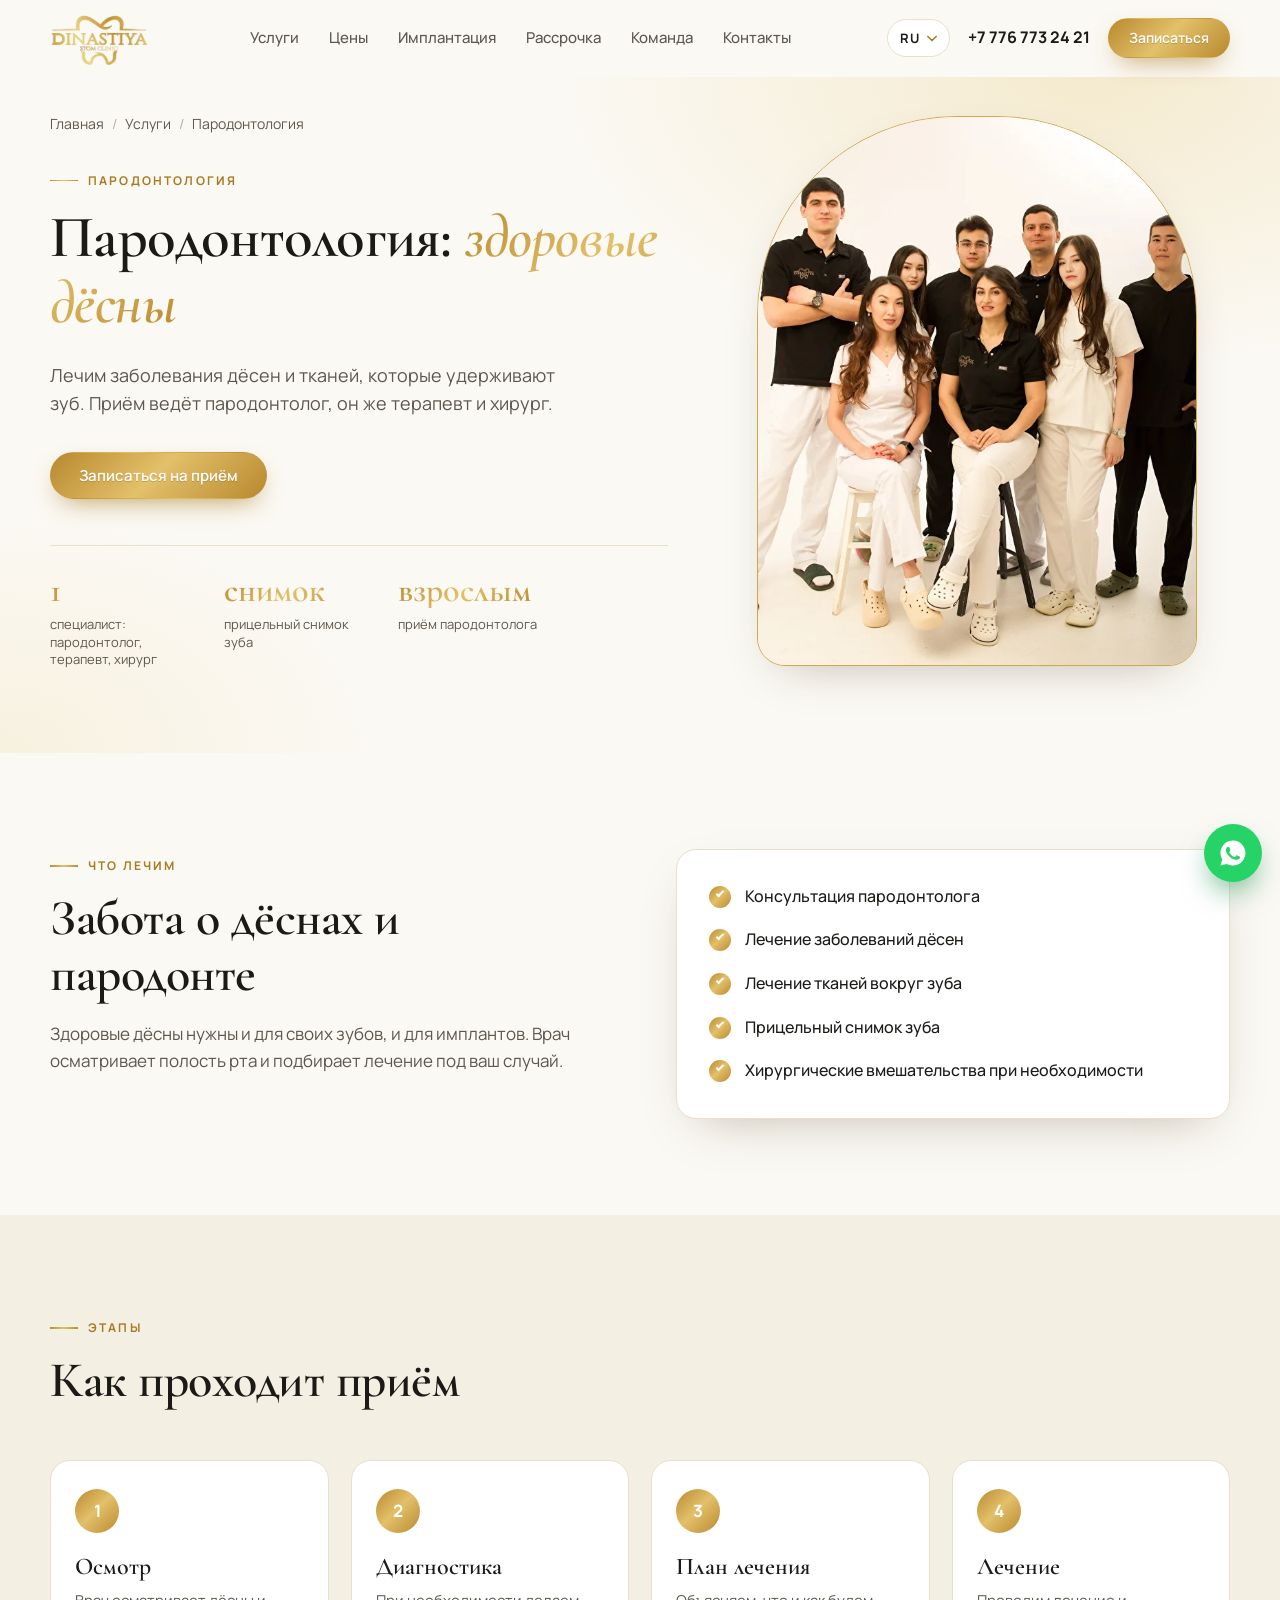
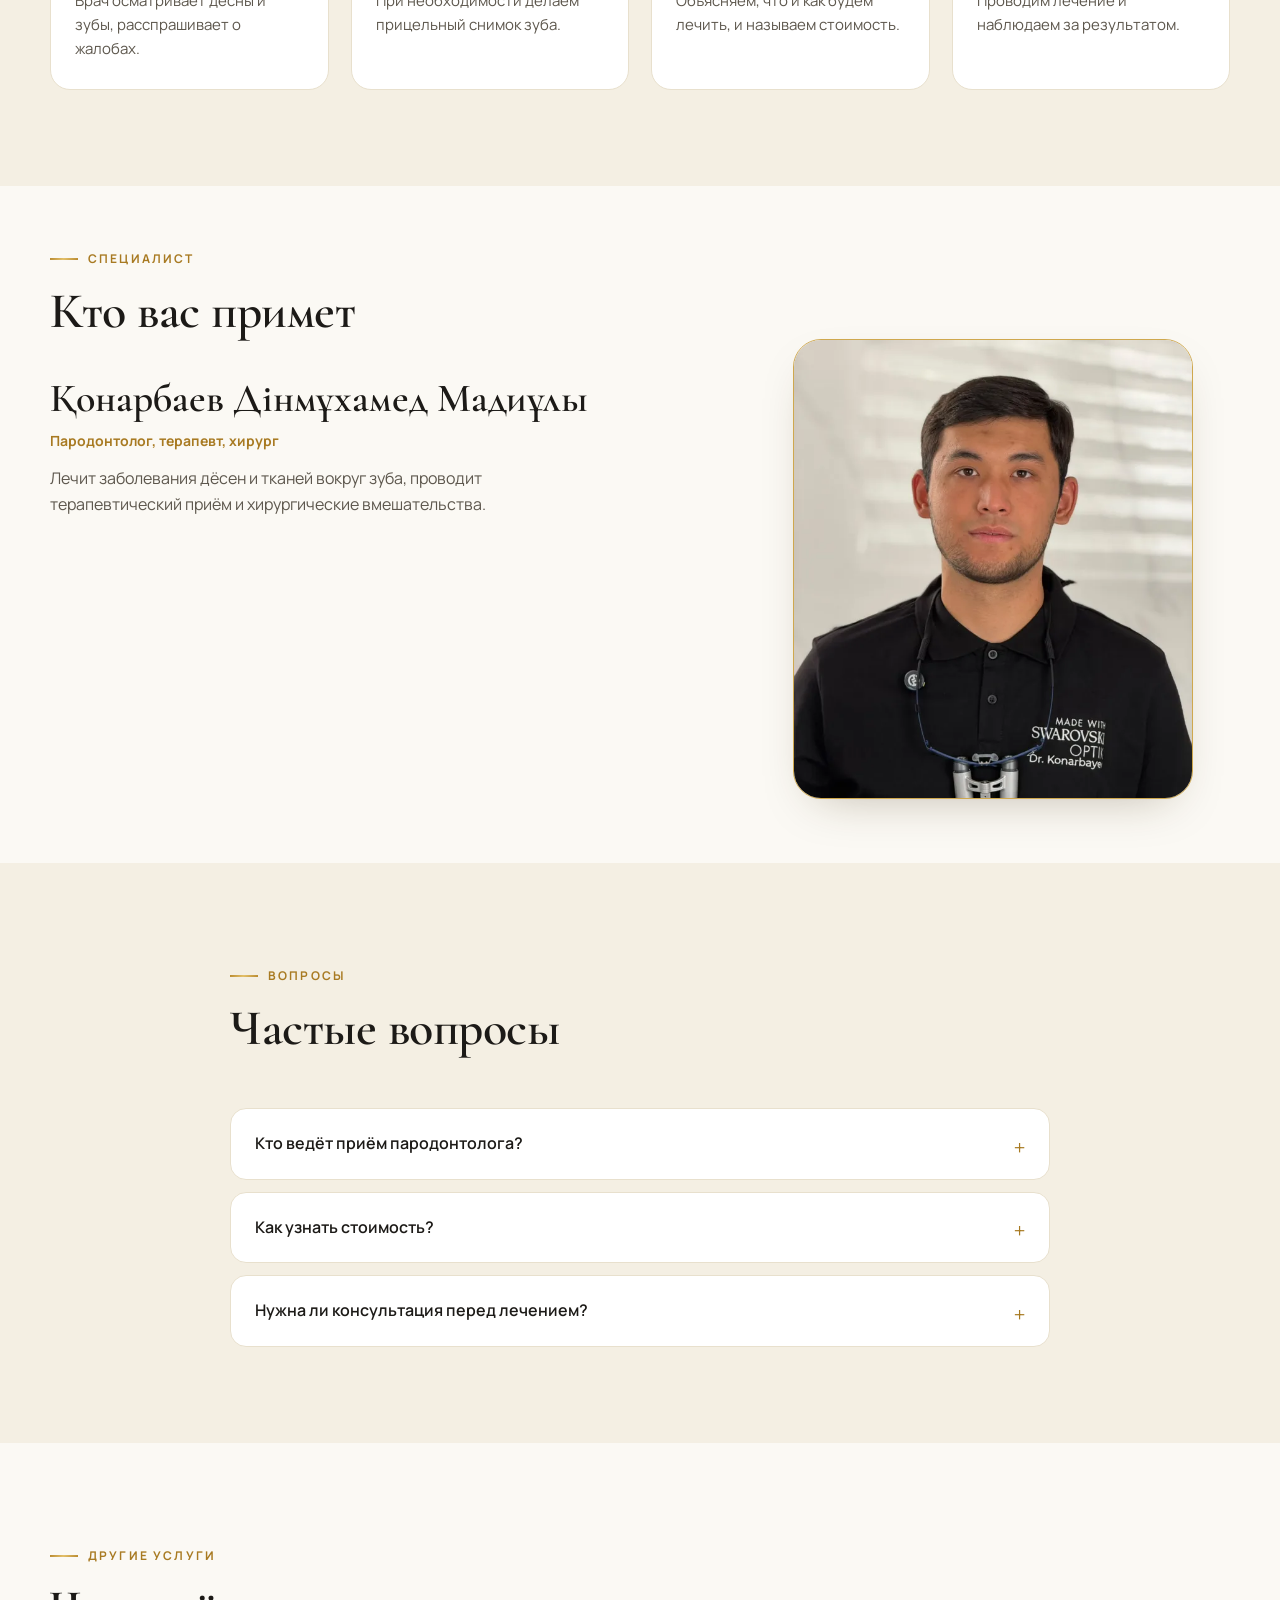
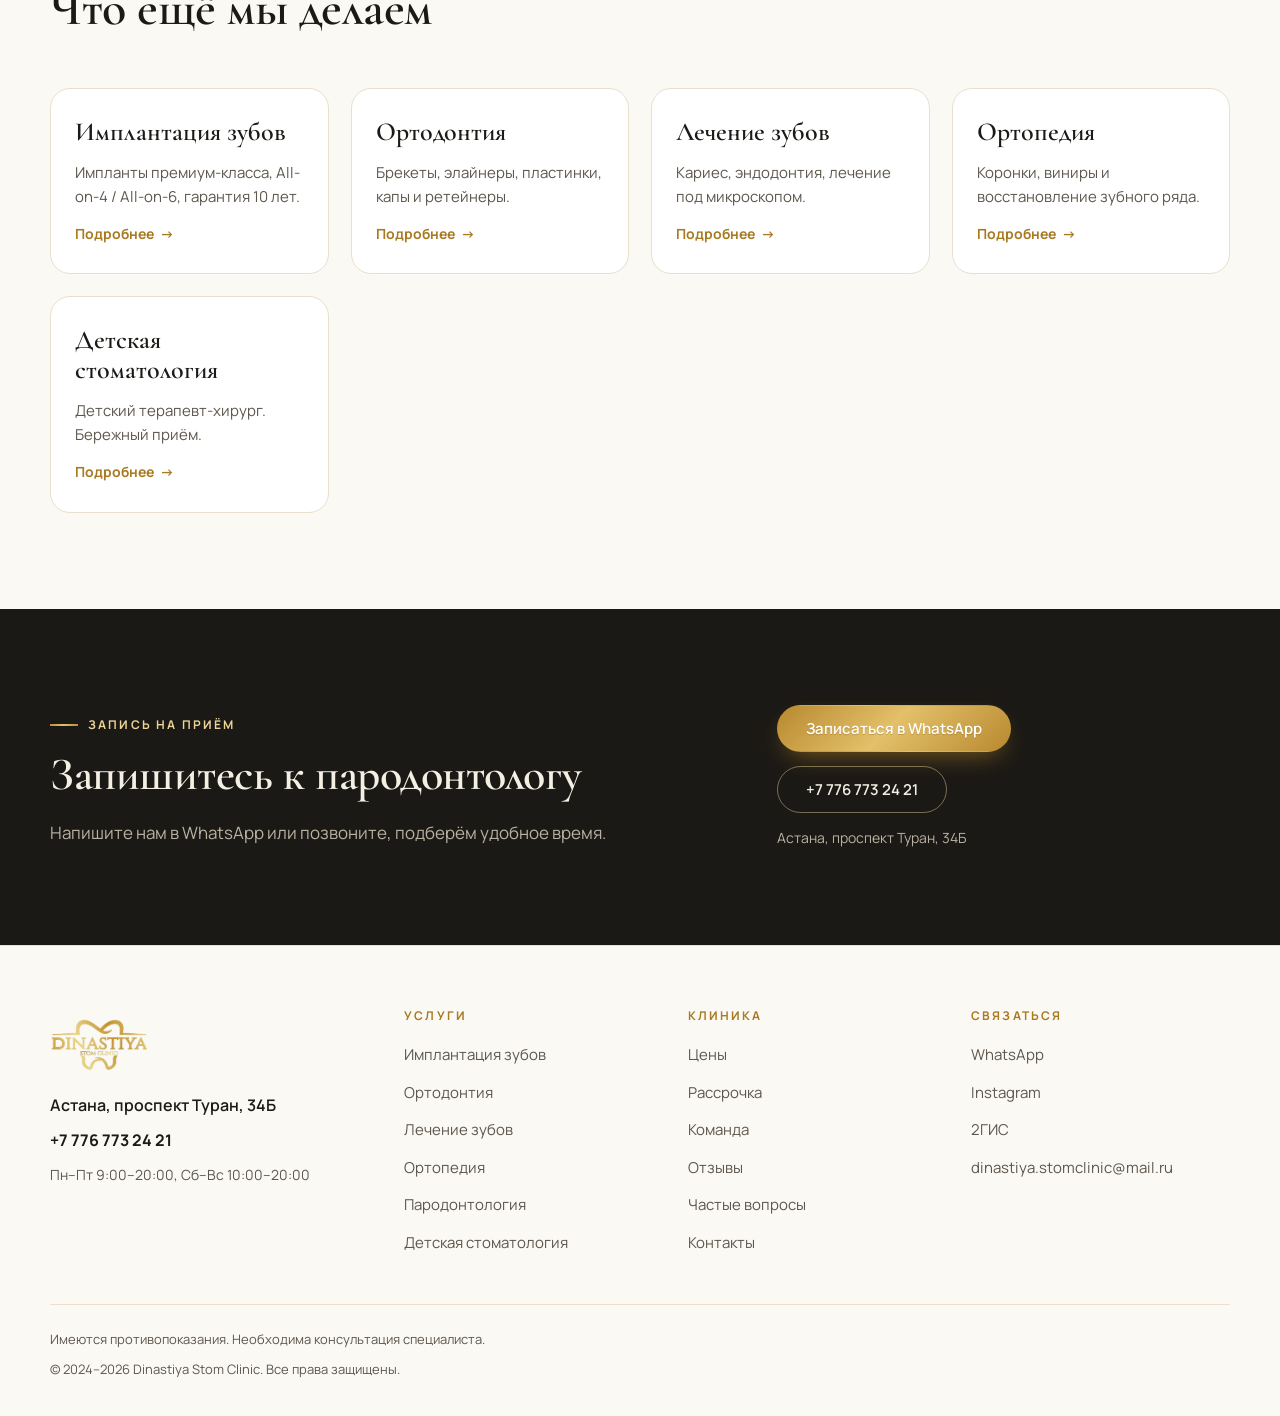
<file: periodontics.html>
<!doctype html>
<html lang="ru">
<head>
  <meta charset="utf-8">
  <meta name="viewport" content="width=device-width, initial-scale=1">
  <title>Пародонтология в Астане: лечение дёсен | Dinastiya Stom Clinic</title>
  <meta name="description" content="Пародонтология в Астане: лечение заболеваний дёсен и тканей вокруг зуба. Приём пародонтолога в Dinastiya Stom Clinic, пр. Туран 34Б.">
  <meta name="theme-color" content="#fbf9f4">
  <link rel="canonical" href="https://dinastiyastomclinic.com/periodontics">
  <link rel="icon" href="/img/logo.webp" type="image/webp">
  <meta property="og:type" content="website">
  <meta property="og:title" content="Пародонтология в Астане: лечение дёсен | Dinastiya Stom Clinic">
  <meta property="og:description" content="Пародонтология в Астане: лечение заболеваний дёсен и тканей вокруг зуба. Приём пародонтолога в Dinastiya Stom Clinic, пр. Туран 34Б.">
  <meta property="og:url" content="https://dinastiyastomclinic.com/periodontics">
  <meta property="og:image" content="https://dinastiyastomclinic.com/img/team.webp">
  <meta property="og:locale" content="ru_RU">
  <link rel="preconnect" href="https://fonts.googleapis.com">
  <link rel="preconnect" href="https://fonts.gstatic.com" crossorigin>
  <link href="https://fonts.googleapis.com/css2?family=Cormorant+Garamond:wght@500;600;700&family=Manrope:wght@400;500;600;700&display=swap" rel="stylesheet">
  <link rel="stylesheet" href="/css/style.css">
  <script type="application/ld+json">
  {
    "@context": "https://schema.org",
    "@type": "BreadcrumbList",
    "itemListElement": [
      {"@type": "ListItem", "position": 1, "name": "Главная", "item": "https://dinastiyastomclinic.com/"},
      {"@type": "ListItem", "position": 2, "name": "Пародонтология", "item": "https://dinastiyastomclinic.com/periodontics"}
    ]
  }
  </script>
</head>
<body>

<header class="header" id="top">
  <div class="wrap header__in">
    <a class="logo" href="/" aria-label="Dinastiya Stom Clinic — на главную">
      <img src="/img/logo.webp" alt="Dinastiya Stom Clinic" width="121" height="76">
    </a>
    <nav class="nav" id="nav" aria-label="Основное меню">
      <a href="/#services">Услуги</a>
      <a href="/#prices">Цены</a>
      <a href="/#implants">Имплантация</a>
      <a href="/#installment">Рассрочка</a>
      <a href="/#team">Команда</a>
      <a href="/#contacts">Контакты</a>
    </nav>
    <div class="header__actions">
      <div class="lang" id="lang">
        <button class="lang__btn" id="lang-btn" type="button" aria-haspopup="true" aria-expanded="false" aria-label="Язык сайта"><span id="lang-cur">RU</span><svg viewBox="0 0 12 8" aria-hidden="true"><path d="m1 1.500 5 5 5-5"/></svg></button>
        <ul class="lang__menu" id="lang-menu" role="menu" hidden>
          <li><button type="button" role="menuitem" data-lang="kk">Қазақша</button></li>
          <li><button type="button" role="menuitem" data-lang="ru">Русский</button></li>
          <li><button type="button" role="menuitem" data-lang="en">English</button></li>
        </ul>
      </div>
      <a class="header__phone" href="tel:+77767732421">+7 776 773 24 21</a>
      <a class="btn btn--gold btn--sm" data-wa="Здравствуйте! Хочу записаться на приём." href="https://wa.me/77767732421?text=%D0%97%D0%B4%D1%80%D0%B0%D0%B2%D1%81%D1%82%D0%B2%D1%83%D0%B9%D1%82%D0%B5%21%20%D0%A5%D0%BE%D1%87%D1%83%20%D0%B7%D0%B0%D0%BF%D0%B8%D1%81%D0%B0%D1%82%D1%8C%D1%81%D1%8F%20%D0%BD%D0%B0%20%D0%BF%D1%80%D0%B8%D1%91%D0%BC." target="_blank" rel="noopener">Записаться</a>
      <button class="burger" id="burger" aria-label="Открыть меню" aria-expanded="false" aria-controls="nav"><span></span><span></span></button>
    </div>
  </div>
</header>

<main>
  <section class="page-hero">
    <div class="wrap page-hero__in">
      <div class="reveal">
        <nav class="crumbs" aria-label="Хлебные крошки"><a href="/">Главная</a><span>/</span><a href="/#services">Услуги</a><span>/</span>Пародонтология</nav>
        <p class="eyebrow">Пародонтология</p>
        <h1>Пародонтология: <em>здоровые дёсны</em></h1>
        <p class="lead">Лечим заболевания дёсен и тканей, которые удерживают зуб. Приём ведёт пародонтолог, он же терапевт и хирург.</p>
        <div class="hero__cta">
          <a class="btn btn--gold" data-wa="Здравствуйте! Хочу записаться к пародонтологу." href="https://wa.me/77767732421?text=%D0%97%D0%B4%D1%80%D0%B0%D0%B2%D1%81%D1%82%D0%B2%D1%83%D0%B9%D1%82%D0%B5%21%20%D0%A5%D0%BE%D1%87%D1%83%20%D0%B7%D0%B0%D0%BF%D0%B8%D1%81%D0%B0%D1%82%D1%8C%D1%81%D1%8F%20%D0%BA%20%D0%BF%D0%B0%D1%80%D0%BE%D0%B4%D0%BE%D0%BD%D1%82%D0%BE%D0%BB%D0%BE%D0%B3%D1%83." target="_blank" rel="noopener">Записаться на приём</a>
          
        </div>
        <ul class="hero__facts"><li><b>1</b><span>специалист: пародонтолог, терапевт, хирург</span></li><li><b>снимок</b><span>прицельный снимок зуба</span></li><li><b>взрослым</b><span>приём пародонтолога</span></li></ul>
      </div>
      <div class="page-hero__media reveal">
        <div class="arch"><img src="/img/team.webp" alt="Команда врачей Dinastiya Stom Clinic" width="724" height="797" fetchpriority="high"></div>
      </div>
    </div>
  </section>

  <section class="section" id="what">
    <div class="wrap duo">
      <div class="duo__head reveal">
        <p class="eyebrow">Что лечим</p>
        <h2>Забота о дёснах и пародонте</h2>
        <p class="section__sub">Здоровые дёсны нужны и для своих зубов, и для имплантов. Врач осматривает полость рта и подбирает лечение под ваш случай.</p>
      </div>
      <div class="duo__list reveal">
        <ul class="checks"><li>Консультация пародонтолога</li><li>Лечение заболеваний дёсен</li><li>Лечение тканей вокруг зуба</li><li>Прицельный снимок зуба</li><li>Хирургические вмешательства при необходимости</li></ul>
      </div>
    </div>
  </section><section class="section section--ivory">
    <div class="wrap">
      <header class="section__head reveal">
        <p class="eyebrow">Этапы</p>
        <h2>Как проходит приём</h2>
      </header>
      <ol class="steps"><li class="reveal"><span>1</span><h3>Осмотр</h3><p>Врач осматривает дёсны и зубы, расспрашивает о жалобах.</p></li><li class="reveal"><span>2</span><h3>Диагностика</h3><p>При необходимости делаем прицельный снимок зуба.</p></li><li class="reveal"><span>3</span><h3>План лечения</h3><p>Объясняем, что и как будем лечить, и называем стоимость.</p></li><li class="reveal"><span>4</span><h3>Лечение</h3><p>Проводим лечение и наблюдаем за результатом.</p></li></ol>
    </div>
  </section>

  <section class="section" id="doctors">
    <div class="wrap">
      <header class="section__head reveal">
        <p class="eyebrow">Специалист</p>
        <h2>Кто вас примет</h2>
        
      </header>
      <div class="docsplit reveal">
        <div class="docsplit__text">
          <h3>Қонарбаев Дінмұхамед Мадиұлы</h3>
          <span>Пародонтолог, терапевт, хирург</span>
          <p>Лечит заболевания дёсен и тканей вокруг зуба, проводит терапевтический приём и хирургические вмешательства.</p>
        </div>
        <div class="docsplit__photo"><img src="/img/doc-6.webp" alt="Қонарбаев Дінмұхамед Мадиұлы" width="420" height="500" loading="lazy"></div>
      </div>
    </div>
  </section>

  

  <section class="section section--ivory" id="faq">
    <div class="wrap wrap--narrow">
      <header class="section__head reveal">
        <p class="eyebrow">Вопросы</p>
        <h2>Частые вопросы</h2>
      </header>
      <div class="faq reveal"><details><summary>Кто ведёт приём пародонтолога?</summary><p>Приём ведёт Қонарбаев Дінмұхамед Мадиұлы: пародонтолог, терапевт и хирург.</p></details><details><summary>Как узнать стоимость?</summary><p>Стоимость врач называет после осмотра. Уточнить можно у администратора или в WhatsApp.</p></details><details><summary>Нужна ли консультация перед лечением?</summary><p>Да, сначала врач осматривает и составляет план лечения.</p></details></div>
    </div>
  </section>

  <section class="section" id="other">
    <div class="wrap">
      <header class="section__head reveal">
        <p class="eyebrow">Другие услуги</p>
        <h2>Что ещё мы делаем</h2>
      </header>
      <div class="cards cards--four"><article class="card reveal">
          <h3>Имплантация зубов</h3>
          <p>Импланты премиум-класса, All-on-4 / All-on-6, гарантия 10 лет.</p>
          <a class="card__link" href="/implantation">Подробнее</a>
        </article><article class="card reveal">
          <h3>Ортодонтия</h3>
          <p>Брекеты, элайнеры, пластинки, капы и ретейнеры.</p>
          <a class="card__link" href="/therapy#ortho">Подробнее</a>
        </article><article class="card reveal">
          <h3>Лечение зубов</h3>
          <p>Кариес, эндодонтия, лечение под микроскопом.</p>
          <a class="card__link" href="/therapy">Подробнее</a>
        </article><article class="card reveal">
          <h3>Ортопедия</h3>
          <p>Коронки, виниры и восстановление зубного ряда.</p>
          <a class="card__link" href="/orthopedics">Подробнее</a>
        </article><article class="card reveal">
          <h3>Детская стоматология</h3>
          <p>Детский терапевт-хирург. Бережный приём.</p>
          <a class="card__link" href="/kids">Подробнее</a>
        </article></div>
    </div>
  </section>

  <section class="section section--dark" id="contacts">
    <div class="wrap cta reveal">
      <div>
        <p class="eyebrow">Запись на приём</p>
        <h2>Запишитесь к пародонтологу</h2>
        <p class="section__sub">Напишите нам в WhatsApp или позвоните, подберём удобное время.</p>
      </div>
      <div class="cta__actions">
        <a class="btn btn--gold" data-wa="Здравствуйте! Хочу записаться к пародонтологу." href="https://wa.me/77767732421?text=%D0%97%D0%B4%D1%80%D0%B0%D0%B2%D1%81%D1%82%D0%B2%D1%83%D0%B9%D1%82%D0%B5%21%20%D0%A5%D0%BE%D1%87%D1%83%20%D0%B7%D0%B0%D0%BF%D0%B8%D1%81%D0%B0%D1%82%D1%8C%D1%81%D1%8F%20%D0%BA%20%D0%BF%D0%B0%D1%80%D0%BE%D0%B4%D0%BE%D0%BD%D1%82%D0%BE%D0%BB%D0%BE%D0%B3%D1%83." target="_blank" rel="noopener">Записаться в WhatsApp</a>
        <a class="btn btn--ghost cta__phone" href="tel:+77767732421">+7 776 773 24 21</a>
        <p class="cta__addr">Астана, проспект Туран, 34Б</p>
      </div>
    </div>
  </section>
</main>

<footer class="footer">
  <div class="wrap footer__grid">
    <div class="footer__brand">
      <a class="logo" href="/" aria-label="Dinastiya Stom Clinic — наверх"><img src="/img/logo.webp" alt="Dinastiya Stom Clinic" width="97" height="61" loading="lazy"></a>
      <p class="footer__addr">Астана, проспект Туран, 34Б</p>
      <p><a class="footer__phone" href="tel:+77767732421">+7 776 773 24 21</a></p>
      <p class="footer__hours">Пн–Пт 9:00–20:00, Сб–Вс 10:00–20:00</p>
    </div>
    <nav class="footer__col" aria-label="Услуги">
      <h3>Услуги</h3>
      <ul><li><a href="/implantation">Имплантация зубов</a></li><li><a href="/therapy#ortho">Ортодонтия</a></li><li><a href="/therapy">Лечение зубов</a></li><li><a href="/orthopedics">Ортопедия</a></li><li><a href="/periodontics">Пародонтология</a></li><li><a href="/kids">Детская стоматология</a></li></ul>
    </nav>
    <nav class="footer__col" aria-label="Клиника">
      <h3>Клиника</h3>
      <ul><li><a href="/#prices">Цены</a></li><li><a href="/#installment">Рассрочка</a></li><li><a href="/#team">Команда</a></li><li><a href="/#reviews">Отзывы</a></li><li><a href="/#faq">Частые вопросы</a></li><li><a href="/#contacts">Контакты</a></li></ul>
    </nav>
    <div class="footer__col">
      <h3>Связаться</h3>
      <ul>
        <li><a href="https://wa.me/77767732421?text=%D0%97%D0%B4%D1%80%D0%B0%D0%B2%D1%81%D1%82%D0%B2%D1%83%D0%B9%D1%82%D0%B5%21" target="_blank" rel="noopener">WhatsApp</a></li>
        <li><a href="https://www.instagram.com/dinastiyastomclinic/" target="_blank" rel="noopener">Instagram</a></li>
        <li><a href="https://2gis.kz/astana/search/Dinastiya%20Stom%20Clinic" target="_blank" rel="noopener">2ГИС</a></li>
        <li><a href="mailto:dinastiya.stomclinic@mail.ru">dinastiya.stomclinic@mail.ru</a></li>
      </ul>
    </div>
  </div>
  <div class="wrap footer__bottom">
    <p class="footer__note">Имеются противопоказания. Необходима консультация специалиста.</p>
    <p class="footer__copy">© 2024–2026 Dinastiya Stom Clinic. Все права защищены.</p>
  </div>
</footer>

<a class="fab" data-wa="Здравствуйте! Хочу записаться на приём." href="https://wa.me/77767732421?text=%D0%97%D0%B4%D1%80%D0%B0%D0%B2%D1%81%D1%82%D0%B2%D1%83%D0%B9%D1%82%D0%B5%21%20%D0%A5%D0%BE%D1%87%D1%83%20%D0%B7%D0%B0%D0%BF%D0%B8%D1%81%D0%B0%D1%82%D1%8C%D1%81%D1%8F%20%D0%BD%D0%B0%20%D0%BF%D1%80%D0%B8%D1%91%D0%BC." target="_blank" rel="noopener" aria-label="Написать в WhatsApp">
  <svg viewBox="0 0 24 24" aria-hidden="true"><path d="M12 2a10 10 0 0 0-8.6 15.1L2 22l5-1.3A10 10 0 1 0 12 2Zm5.2 14.2c-.2.6-1.3 1.2-1.8 1.2-.5.1-1 .2-3.3-.7-2.8-1.1-4.6-4-4.7-4.2-.1-.2-1.1-1.5-1.1-2.8s.7-2 .9-2.3c.2-.3.5-.3.7-.3h.5c.2 0 .4 0 .6.5l.8 2c.1.2.1.3 0 .5l-.3.4-.4.5c-.1.1-.3.3-.1.6.2.3.8 1.3 1.7 2.1 1.2 1 2.1 1.3 2.4 1.5.3.1.5.1.6-.1l.9-1.1c.2-.3.4-.2.7-.1l1.9.9c.3.1.5.2.5.3.1.2.1.7-.1 1.4Z"/></svg>
</a>

<script src="/js/data.js"></script>
<script src="/js/i18n.js"></script>
<script src="/js/main.js"></script>
<script src="/js/lang.js"></script>
</body>
</html>
</file>
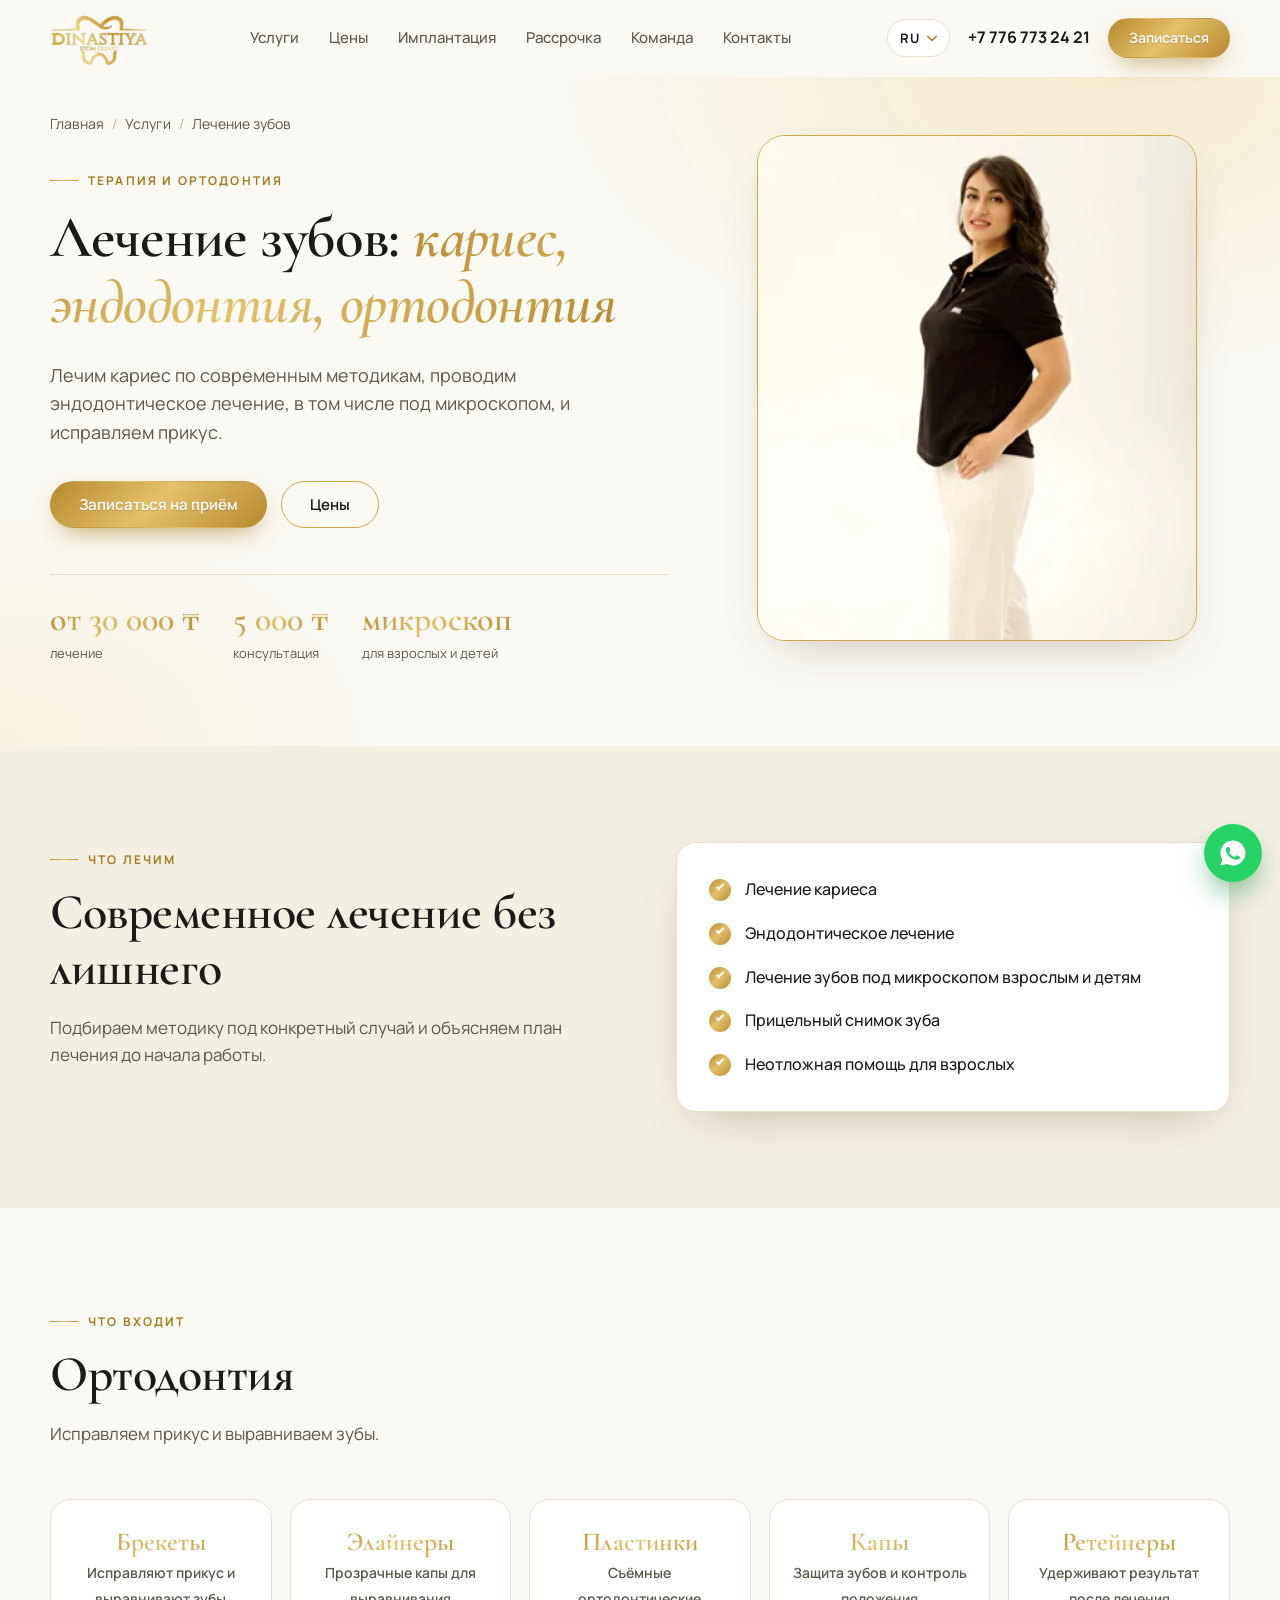
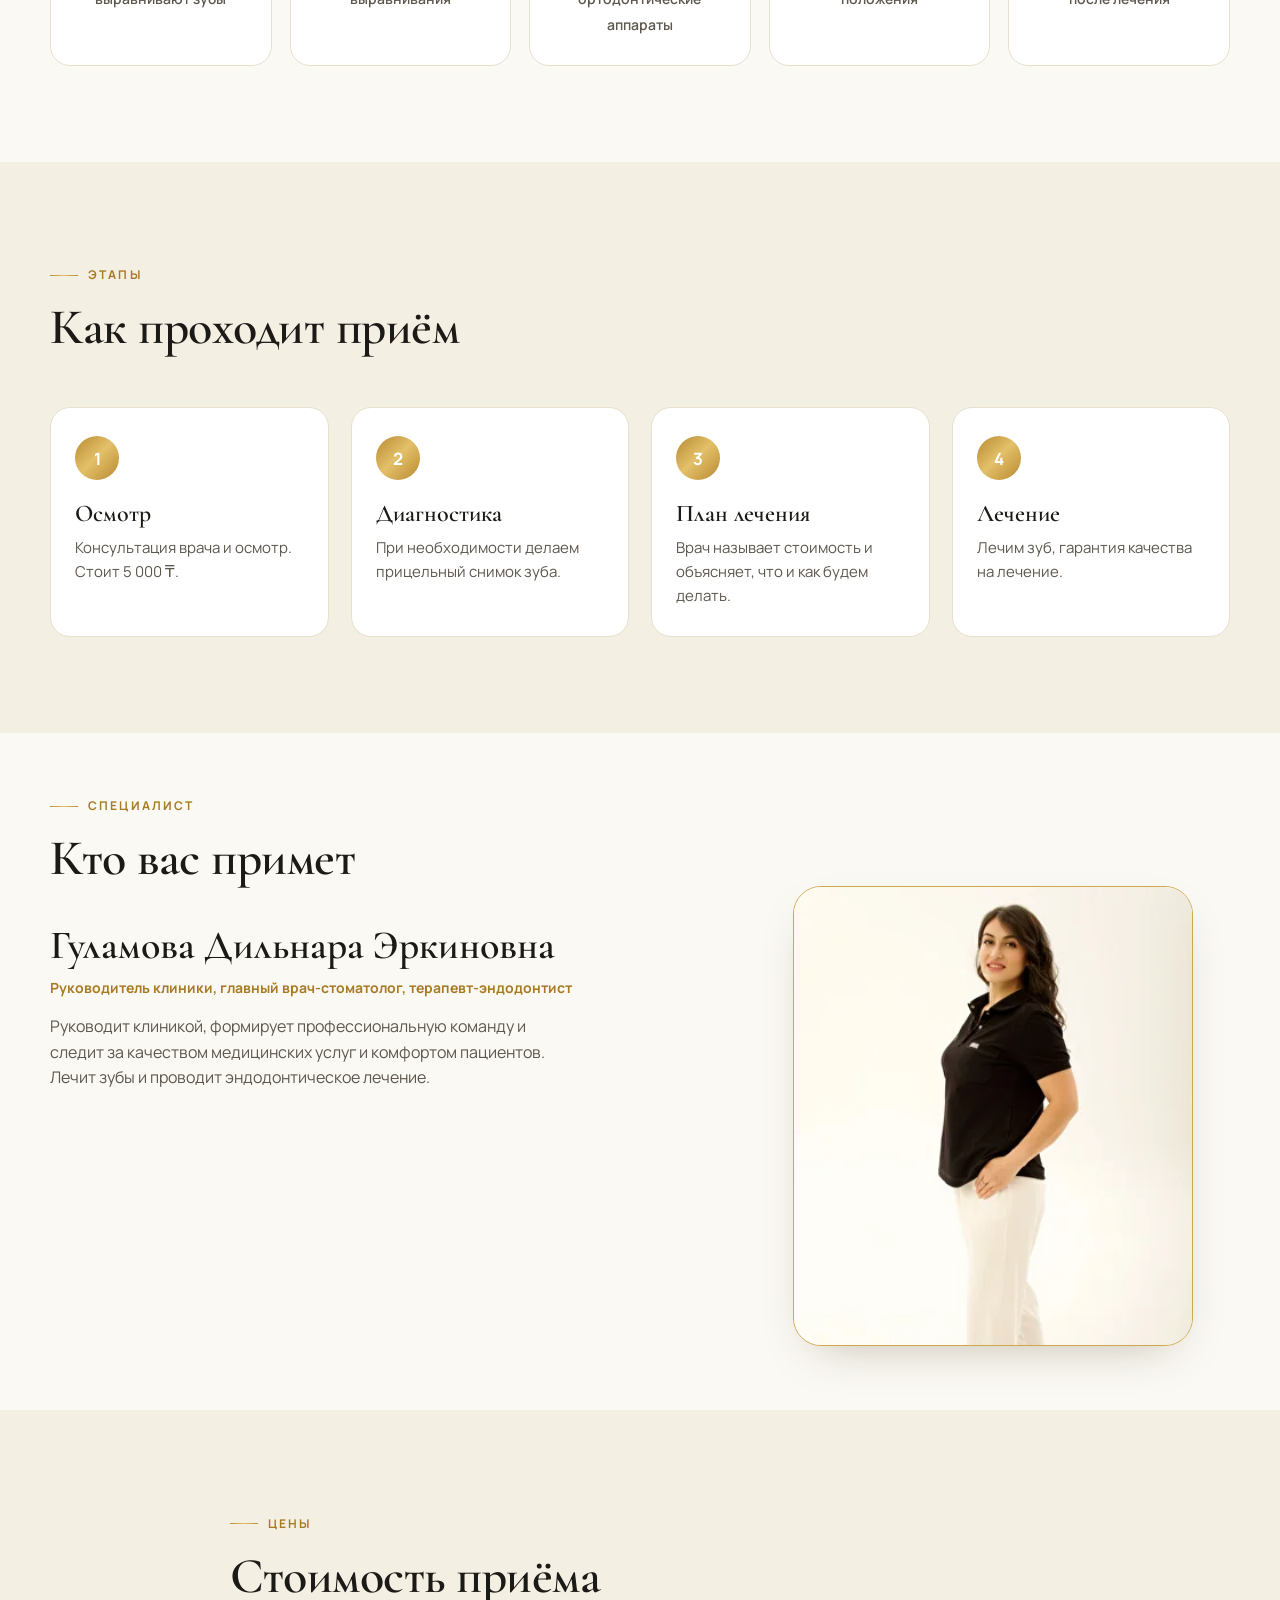
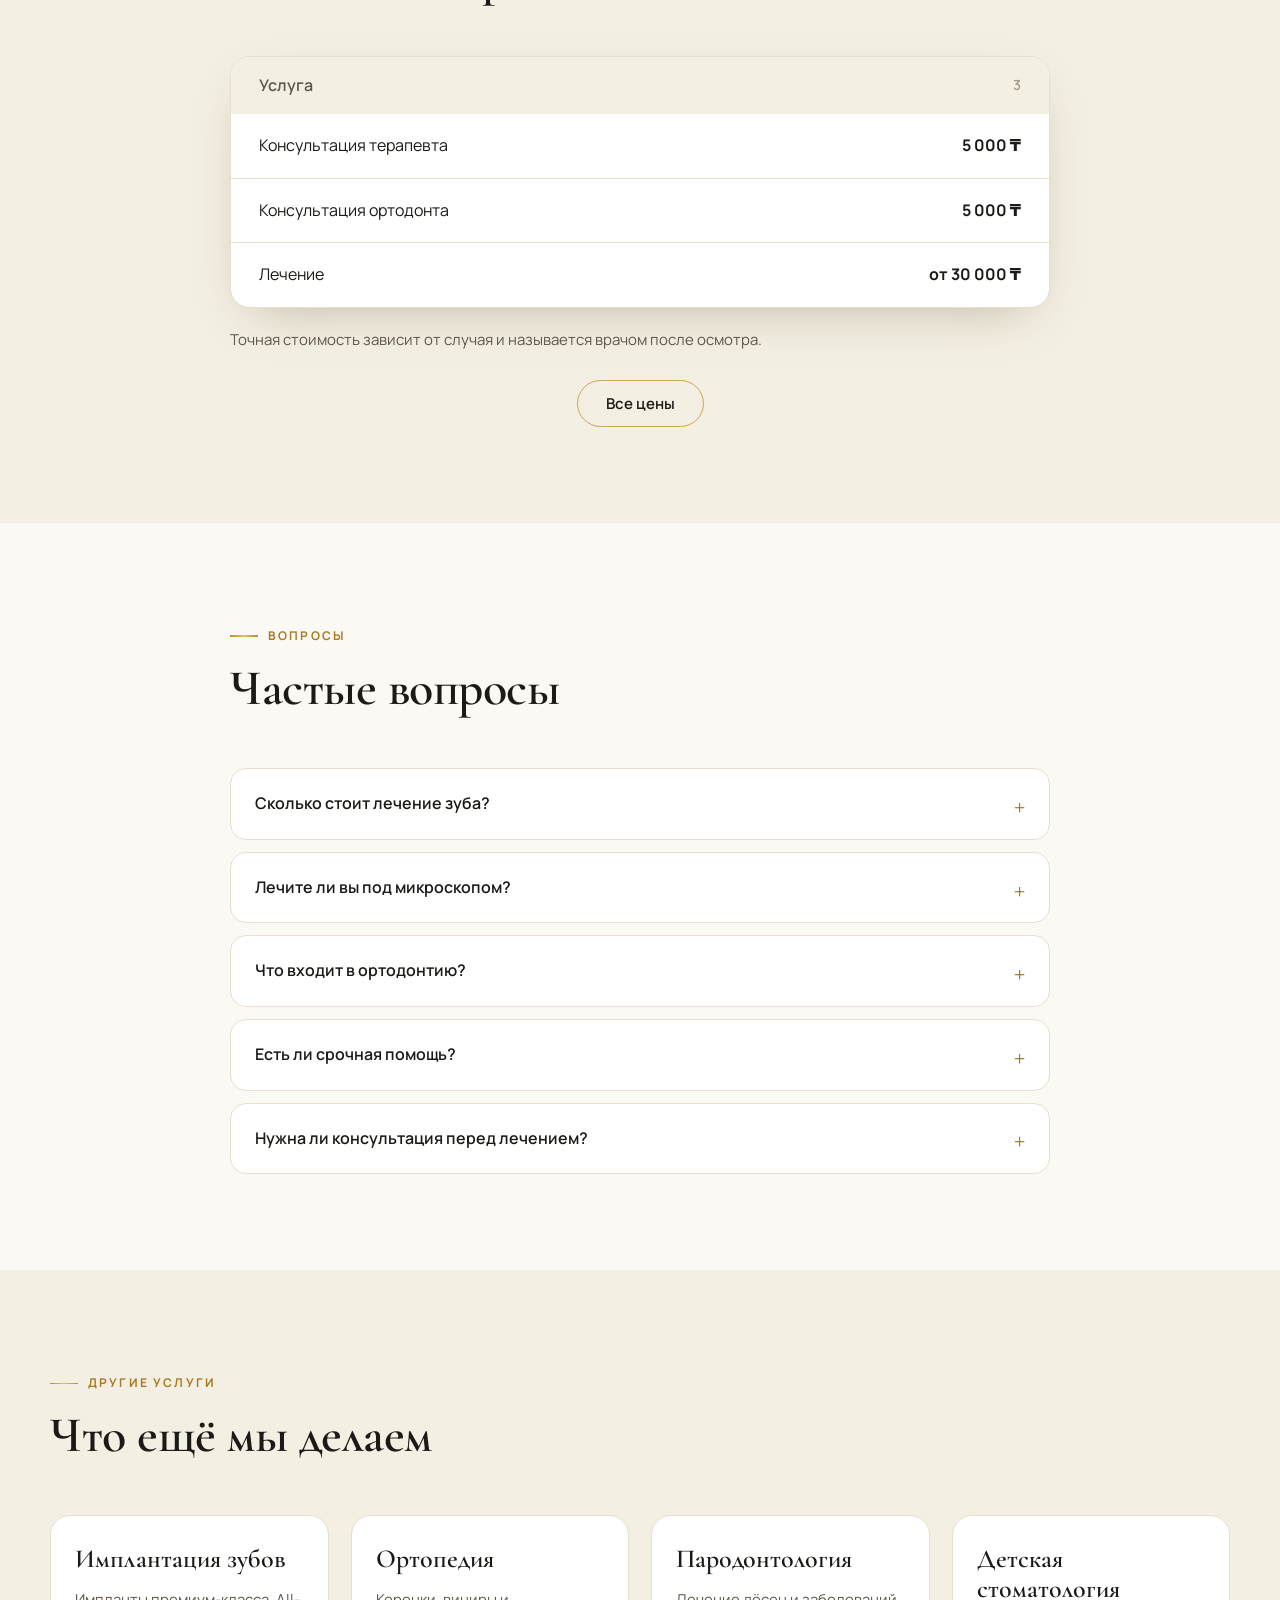
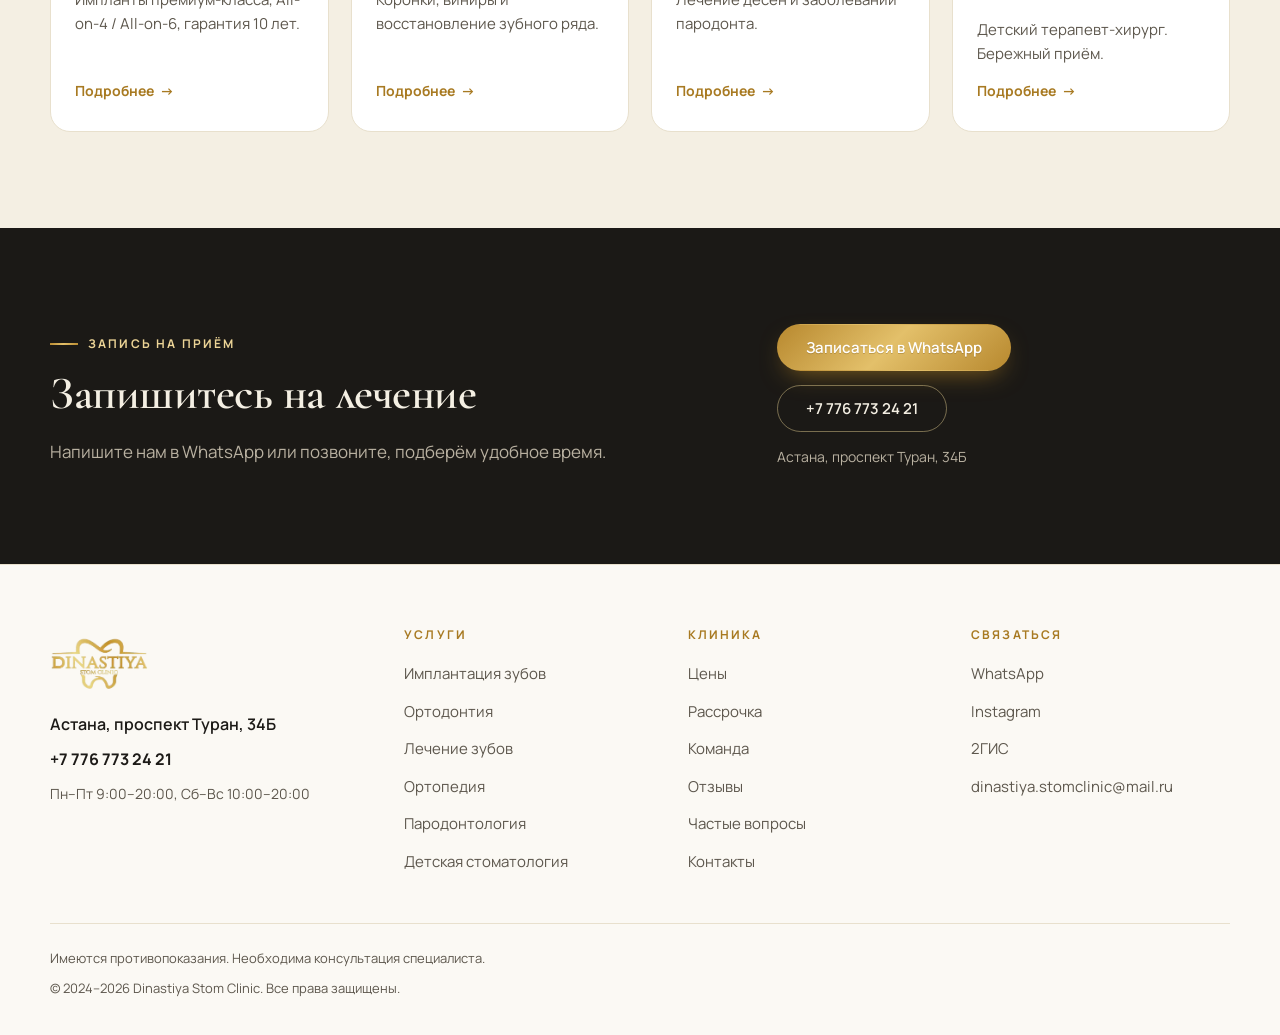
<file: therapy.html>
<!doctype html>
<html lang="ru">
<head>
  <meta charset="utf-8">
  <meta name="viewport" content="width=device-width, initial-scale=1">
  <title>Лечение зубов и ортодонтия в Астане: кариес, эндодонтия, брекеты | Dinastiya Stom Clinic</title>
  <meta name="description" content="Лечение кариеса и эндодонтическое лечение в Астане, лечение зубов под микроскопом взрослым и детям, ортодонтия: брекеты, элайнеры, пластинки, капы, ретейнеры. Консультация 5 000 ₸, лечение от 30 000 ₸.">
  <meta name="theme-color" content="#fbf9f4">
  <link rel="canonical" href="https://dinastiyastomclinic.com/therapy">
  <link rel="icon" href="/img/logo.webp" type="image/webp">
  <meta property="og:type" content="website">
  <meta property="og:title" content="Лечение зубов и ортодонтия в Астане: кариес, эндодонтия, брекеты | Dinastiya Stom Clinic">
  <meta property="og:description" content="Лечение кариеса и эндодонтическое лечение в Астане, лечение зубов под микроскопом взрослым и детям, ортодонтия: брекеты, элайнеры, пластинки, капы, ретейнеры. Консультация 5 000 ₸, лечение от 30 000 ₸.">
  <meta property="og:url" content="https://dinastiyastomclinic.com/therapy">
  <meta property="og:image" content="https://dinastiyastomclinic.com/img/doc-5.webp">
  <meta property="og:locale" content="ru_RU">
  <link rel="preconnect" href="https://fonts.googleapis.com">
  <link rel="preconnect" href="https://fonts.gstatic.com" crossorigin>
  <link href="https://fonts.googleapis.com/css2?family=Cormorant+Garamond:wght@500;600;700&family=Manrope:wght@400;500;600;700&display=swap" rel="stylesheet">
  <link rel="stylesheet" href="/css/style.css">
  <script type="application/ld+json">
  {
    "@context": "https://schema.org",
    "@type": "BreadcrumbList",
    "itemListElement": [
      {"@type": "ListItem", "position": 1, "name": "Главная", "item": "https://dinastiyastomclinic.com/"},
      {"@type": "ListItem", "position": 2, "name": "Лечение зубов", "item": "https://dinastiyastomclinic.com/therapy"}
    ]
  }
  </script>
</head>
<body>

<header class="header" id="top">
  <div class="wrap header__in">
    <a class="logo" href="/" aria-label="Dinastiya Stom Clinic — на главную">
      <img src="/img/logo.webp" alt="Dinastiya Stom Clinic" width="121" height="76">
    </a>
    <nav class="nav" id="nav" aria-label="Основное меню">
      <a href="/#services">Услуги</a>
      <a href="/#prices">Цены</a>
      <a href="/#implants">Имплантация</a>
      <a href="/#installment">Рассрочка</a>
      <a href="/#team">Команда</a>
      <a href="/#contacts">Контакты</a>
    </nav>
    <div class="header__actions">
      <div class="lang" id="lang">
        <button class="lang__btn" id="lang-btn" type="button" aria-haspopup="true" aria-expanded="false" aria-label="Язык сайта"><span id="lang-cur">RU</span><svg viewBox="0 0 12 8" aria-hidden="true"><path d="m1 1.500 5 5 5-5"/></svg></button>
        <ul class="lang__menu" id="lang-menu" role="menu" hidden>
          <li><button type="button" role="menuitem" data-lang="kk">Қазақша</button></li>
          <li><button type="button" role="menuitem" data-lang="ru">Русский</button></li>
          <li><button type="button" role="menuitem" data-lang="en">English</button></li>
        </ul>
      </div>
      <a class="header__phone" href="tel:+77767732421">+7 776 773 24 21</a>
      <a class="btn btn--gold btn--sm" data-wa="Здравствуйте! Хочу записаться на приём." href="https://wa.me/77767732421?text=%D0%97%D0%B4%D1%80%D0%B0%D0%B2%D1%81%D1%82%D0%B2%D1%83%D0%B9%D1%82%D0%B5%21%20%D0%A5%D0%BE%D1%87%D1%83%20%D0%B7%D0%B0%D0%BF%D0%B8%D1%81%D0%B0%D1%82%D1%8C%D1%81%D1%8F%20%D0%BD%D0%B0%20%D0%BF%D1%80%D0%B8%D1%91%D0%BC." target="_blank" rel="noopener">Записаться</a>
      <button class="burger" id="burger" aria-label="Открыть меню" aria-expanded="false" aria-controls="nav"><span></span><span></span></button>
    </div>
  </div>
</header>

<main>
  <section class="page-hero">
    <div class="wrap page-hero__in">
      <div class="reveal">
        <nav class="crumbs" aria-label="Хлебные крошки"><a href="/">Главная</a><span>/</span><a href="/#services">Услуги</a><span>/</span>Лечение зубов</nav>
        <p class="eyebrow">Терапия и ортодонтия</p>
        <h1>Лечение зубов: <em>кариес, эндодонтия, ортодонтия</em></h1>
        <p class="lead">Лечим кариес по современным методикам, проводим эндодонтическое лечение, в том числе под микроскопом, и исправляем прикус.</p>
        <div class="hero__cta">
          <a class="btn btn--gold" data-wa="Здравствуйте! Хочу записаться на лечение зубов." href="https://wa.me/77767732421?text=%D0%97%D0%B4%D1%80%D0%B0%D0%B2%D1%81%D1%82%D0%B2%D1%83%D0%B9%D1%82%D0%B5%21%20%D0%A5%D0%BE%D1%87%D1%83%20%D0%B7%D0%B0%D0%BF%D0%B8%D1%81%D0%B0%D1%82%D1%8C%D1%81%D1%8F%20%D0%BD%D0%B0%20%D0%BB%D0%B5%D1%87%D0%B5%D0%BD%D0%B8%D0%B5%20%D0%B7%D1%83%D0%B1%D0%BE%D0%B2." target="_blank" rel="noopener">Записаться на приём</a>
          <a class="btn btn--ghost" href="#price">Цены</a>
        </div>
        <ul class="hero__facts"><li><b>от 30 000 ₸</b><span>лечение</span></li><li><b>5 000 ₸</b><span>консультация</span></li><li><b>микроскоп</b><span>для взрослых и детей</span></li></ul>
      </div>
      <div class="page-hero__media reveal">
        <div class="photo-frame"><img src="/img/doc-5.webp" alt="Гуламова Дильнара Эркиновна, главный врач-стоматолог" width="760" height="900" fetchpriority="high"></div>
      </div>
    </div>
  </section>

  <section class="section section--ivory" id="what">
    <div class="wrap duo">
      <div class="duo__head reveal">
        <p class="eyebrow">Что лечим</p>
        <h2>Современное лечение без лишнего</h2>
        <p class="section__sub">Подбираем методику под конкретный случай и объясняем план лечения до начала работы.</p>
      </div>
      <div class="duo__list reveal">
        <ul class="checks"><li>Лечение кариеса</li><li>Эндодонтическое лечение</li><li>Лечение зубов под микроскопом взрослым и детям</li><li>Прицельный снимок зуба</li><li>Неотложная помощь для взрослых</li></ul>
      </div>
    </div>
  </section><section class="section" id="ortho">
    <div class="wrap">
      <header class="section__head reveal">
        <p class="eyebrow">Что входит</p>
        <h2>Ортодонтия</h2>
        <p class="section__sub">Исправляем прикус и выравниваем зубы.</p>
      </header>
      <ul class="brands brands--5"><li class="brand reveal"><b>Брекеты</b><span>Исправляют прикус и выравнивают зубы</span></li><li class="brand reveal"><b>Элайнеры</b><span>Прозрачные капы для выравнивания</span></li><li class="brand reveal"><b>Пластинки</b><span>Съёмные ортодонтические аппараты</span></li><li class="brand reveal"><b>Капы</b><span>Защита зубов и контроль положения</span></li><li class="brand reveal"><b>Ретейнеры</b><span>Удерживают результат после лечения</span></li></ul>
    </div>
  </section><section class="section section--ivory">
    <div class="wrap">
      <header class="section__head reveal">
        <p class="eyebrow">Этапы</p>
        <h2>Как проходит приём</h2>
      </header>
      <ol class="steps"><li class="reveal"><span>1</span><h3>Осмотр</h3><p>Консультация врача и осмотр. Стоит 5 000 ₸.</p></li><li class="reveal"><span>2</span><h3>Диагностика</h3><p>При необходимости делаем прицельный снимок зуба.</p></li><li class="reveal"><span>3</span><h3>План лечения</h3><p>Врач называет стоимость и объясняет, что и как будем делать.</p></li><li class="reveal"><span>4</span><h3>Лечение</h3><p>Лечим зуб, гарантия качества на лечение.</p></li></ol>
    </div>
  </section>

  <section class="section" id="doctors">
    <div class="wrap">
      <header class="section__head reveal">
        <p class="eyebrow">Специалист</p>
        <h2>Кто вас примет</h2>
        
      </header>
      <div class="docsplit reveal">
        <div class="docsplit__text">
          <h3>Гуламова Дильнара Эркиновна</h3>
          <span>Руководитель клиники, главный врач-стоматолог, терапевт-эндодонтист</span>
          <p>Руководит клиникой, формирует профессиональную команду и следит за качеством медицинских услуг и комфортом пациентов. Лечит зубы и проводит эндодонтическое лечение.</p>
        </div>
        <div class="docsplit__photo"><img src="/img/doc-5.webp" alt="Гуламова Дильнара Эркиновна" width="420" height="500" loading="lazy"></div>
      </div>
    </div>
  </section>

  <section class="section section--ivory" id="price">
    <div class="wrap wrap--narrow">
      <header class="section__head reveal">
        <p class="eyebrow">Цены</p>
        <h2>Стоимость приёма</h2>
      </header>
      <div class="price-card reveal">
        <div class="price-card__head"><span>Услуга</span><i>3</i></div>
        <ul class="price-list"><li><span>Консультация терапевта</span><b>5 000 ₸</b></li><li><span>Консультация ортодонта</span><b>5 000 ₸</b></li><li><span>Лечение</span><b>от 30 000 ₸</b></li></ul>
      </div>
      <p class="price-note">Точная стоимость зависит от случая и называется врачом после осмотра.</p>
      <div class="center reveal" style="margin-top:28px"><a class="btn btn--ghost" href="/#prices">Все цены</a></div>
    </div>
  </section>

  <section class="section" id="faq">
    <div class="wrap wrap--narrow">
      <header class="section__head reveal">
        <p class="eyebrow">Вопросы</p>
        <h2>Частые вопросы</h2>
      </header>
      <div class="faq reveal"><details><summary>Сколько стоит лечение зуба?</summary><p>Лечение начинается от 30 000 ₸. Точную стоимость врач называет после осмотра.</p></details><details><summary>Лечите ли вы под микроскопом?</summary><p>Да, мы лечим зубы под микроскопом и взрослым, и детям.</p></details><details><summary>Что входит в ортодонтию?</summary><p>Брекеты, элайнеры, пластинки, капы и ретейнеры.</p></details><details><summary>Есть ли срочная помощь?</summary><p>Да, у нас есть неотложная помощь для взрослых. Позвоните или напишите нам в WhatsApp.</p></details><details><summary>Нужна ли консультация перед лечением?</summary><p>Да, сначала врач осматривает и составляет план лечения. Консультация стоит 5 000 ₸.</p></details></div>
    </div>
  </section>

  <section class="section section--ivory" id="other">
    <div class="wrap">
      <header class="section__head reveal">
        <p class="eyebrow">Другие услуги</p>
        <h2>Что ещё мы делаем</h2>
      </header>
      <div class="cards cards--four"><article class="card reveal">
          <h3>Имплантация зубов</h3>
          <p>Импланты премиум-класса, All-on-4 / All-on-6, гарантия 10 лет.</p>
          <a class="card__link" href="/implantation">Подробнее</a>
        </article><article class="card reveal">
          <h3>Ортопедия</h3>
          <p>Коронки, виниры и восстановление зубного ряда.</p>
          <a class="card__link" href="/orthopedics">Подробнее</a>
        </article><article class="card reveal">
          <h3>Пародонтология</h3>
          <p>Лечение дёсен и заболеваний пародонта.</p>
          <a class="card__link" href="/periodontics">Подробнее</a>
        </article><article class="card reveal">
          <h3>Детская стоматология</h3>
          <p>Детский терапевт-хирург. Бережный приём.</p>
          <a class="card__link" href="/kids">Подробнее</a>
        </article></div>
    </div>
  </section>

  <section class="section section--dark" id="contacts">
    <div class="wrap cta reveal">
      <div>
        <p class="eyebrow">Запись на приём</p>
        <h2>Запишитесь на лечение</h2>
        <p class="section__sub">Напишите нам в WhatsApp или позвоните, подберём удобное время.</p>
      </div>
      <div class="cta__actions">
        <a class="btn btn--gold" data-wa="Здравствуйте! Хочу записаться на лечение зубов." href="https://wa.me/77767732421?text=%D0%97%D0%B4%D1%80%D0%B0%D0%B2%D1%81%D1%82%D0%B2%D1%83%D0%B9%D1%82%D0%B5%21%20%D0%A5%D0%BE%D1%87%D1%83%20%D0%B7%D0%B0%D0%BF%D0%B8%D1%81%D0%B0%D1%82%D1%8C%D1%81%D1%8F%20%D0%BD%D0%B0%20%D0%BB%D0%B5%D1%87%D0%B5%D0%BD%D0%B8%D0%B5%20%D0%B7%D1%83%D0%B1%D0%BE%D0%B2." target="_blank" rel="noopener">Записаться в WhatsApp</a>
        <a class="btn btn--ghost cta__phone" href="tel:+77767732421">+7 776 773 24 21</a>
        <p class="cta__addr">Астана, проспект Туран, 34Б</p>
      </div>
    </div>
  </section>
</main>

<footer class="footer">
  <div class="wrap footer__grid">
    <div class="footer__brand">
      <a class="logo" href="/" aria-label="Dinastiya Stom Clinic — наверх"><img src="/img/logo.webp" alt="Dinastiya Stom Clinic" width="97" height="61" loading="lazy"></a>
      <p class="footer__addr">Астана, проспект Туран, 34Б</p>
      <p><a class="footer__phone" href="tel:+77767732421">+7 776 773 24 21</a></p>
      <p class="footer__hours">Пн–Пт 9:00–20:00, Сб–Вс 10:00–20:00</p>
    </div>
    <nav class="footer__col" aria-label="Услуги">
      <h3>Услуги</h3>
      <ul><li><a href="/implantation">Имплантация зубов</a></li><li><a href="/therapy#ortho">Ортодонтия</a></li><li><a href="/therapy">Лечение зубов</a></li><li><a href="/orthopedics">Ортопедия</a></li><li><a href="/periodontics">Пародонтология</a></li><li><a href="/kids">Детская стоматология</a></li></ul>
    </nav>
    <nav class="footer__col" aria-label="Клиника">
      <h3>Клиника</h3>
      <ul><li><a href="/#prices">Цены</a></li><li><a href="/#installment">Рассрочка</a></li><li><a href="/#team">Команда</a></li><li><a href="/#reviews">Отзывы</a></li><li><a href="/#faq">Частые вопросы</a></li><li><a href="/#contacts">Контакты</a></li></ul>
    </nav>
    <div class="footer__col">
      <h3>Связаться</h3>
      <ul>
        <li><a href="https://wa.me/77767732421?text=%D0%97%D0%B4%D1%80%D0%B0%D0%B2%D1%81%D1%82%D0%B2%D1%83%D0%B9%D1%82%D0%B5%21" target="_blank" rel="noopener">WhatsApp</a></li>
        <li><a href="https://www.instagram.com/dinastiyastomclinic/" target="_blank" rel="noopener">Instagram</a></li>
        <li><a href="https://2gis.kz/astana/search/Dinastiya%20Stom%20Clinic" target="_blank" rel="noopener">2ГИС</a></li>
        <li><a href="mailto:dinastiya.stomclinic@mail.ru">dinastiya.stomclinic@mail.ru</a></li>
      </ul>
    </div>
  </div>
  <div class="wrap footer__bottom">
    <p class="footer__note">Имеются противопоказания. Необходима консультация специалиста.</p>
    <p class="footer__copy">© 2024–2026 Dinastiya Stom Clinic. Все права защищены.</p>
  </div>
</footer>

<a class="fab" data-wa="Здравствуйте! Хочу записаться на приём." href="https://wa.me/77767732421?text=%D0%97%D0%B4%D1%80%D0%B0%D0%B2%D1%81%D1%82%D0%B2%D1%83%D0%B9%D1%82%D0%B5%21%20%D0%A5%D0%BE%D1%87%D1%83%20%D0%B7%D0%B0%D0%BF%D0%B8%D1%81%D0%B0%D1%82%D1%8C%D1%81%D1%8F%20%D0%BD%D0%B0%20%D0%BF%D1%80%D0%B8%D1%91%D0%BC." target="_blank" rel="noopener" aria-label="Написать в WhatsApp">
  <svg viewBox="0 0 24 24" aria-hidden="true"><path d="M12 2a10 10 0 0 0-8.6 15.1L2 22l5-1.3A10 10 0 1 0 12 2Zm5.2 14.2c-.2.6-1.3 1.2-1.8 1.2-.5.1-1 .2-3.3-.7-2.8-1.1-4.6-4-4.7-4.2-.1-.2-1.1-1.5-1.1-2.8s.7-2 .9-2.3c.2-.3.5-.3.7-.3h.5c.2 0 .4 0 .6.5l.8 2c.1.2.1.3 0 .5l-.3.4-.4.5c-.1.1-.3.3-.1.6.2.3.8 1.3 1.7 2.1 1.2 1 2.1 1.3 2.4 1.5.3.1.5.1.6-.1l.9-1.1c.2-.3.4-.2.7-.1l1.9.9c.3.1.5.2.5.3.1.2.1.7-.1 1.4Z"/></svg>
</a>

<script src="/js/data.js"></script>
<script src="/js/i18n.js"></script>
<script src="/js/main.js"></script>
<script src="/js/lang.js"></script>
</body>
</html>
</file>
<file: css/style.css>
:root {
  --gold-1: #a87a22;
  --gold-2: #cfa84e;
  --gold-3: #ecd496;
  --gold-grad: linear-gradient(135deg, #b8892f 0%, #e3c06a 48%, #b8892f 100%);
  --ink: #1c1a17;
  --ink-2: #5d574d;
  --bg: #fbf9f4;
  --ivory: #f4efe3;
  --surface: #ffffff;
  --line: #e8e0cd;
  --dark: #1b1916;
  --radius: 20px;
  --shadow: 0 18px 50px -24px rgba(60, 44, 10, .35);
  --font-head: "Cormorant Garamond", Georgia, "Times New Roman", serif;
  --font-body: "Manrope", system-ui, -apple-system, "Segoe UI", Roboto, sans-serif;
}

*, *::before, *::after { box-sizing: border-box; }
html { scroll-behavior: smooth; scroll-padding-top: 84px; }
body {
  margin: 0;
  background: var(--bg);
  color: var(--ink);
  font-family: var(--font-body);
  font-size: 16px;
  line-height: 1.6;
  -webkit-font-smoothing: antialiased;
  overflow-x: hidden;
}
img { max-width: 100%; height: auto; display: block; }
a { color: inherit; }
h1, h2, h3 { margin: 0; font-weight: 600; line-height: 1.12; }
h1, h2 { font-family: var(--font-head); letter-spacing: -.01em; }
p { margin: 0; }
ul, ol { margin: 0; padding: 0; list-style: none; }

.wrap { width: min(1180px, 100% - 32px); margin-inline: auto; }
.wrap--narrow { width: min(820px, 100% - 32px); }
.center { text-align: center; margin-top: 40px; }

:focus-visible { outline: 3px solid var(--gold-2); outline-offset: 3px; border-radius: 6px; }

/* buttons */
.btn {
  display: inline-flex; align-items: center; justify-content: center; gap: 8px;
  padding: 15px 28px; border-radius: 999px; border: 1.5px solid transparent;
  font: 600 15px/1 var(--font-body); text-decoration: none; cursor: pointer;
  transition: transform .2s ease, box-shadow .2s ease, background .2s ease, color .2s ease;
}
.btn--gold { background: var(--gold-grad); color: #fff; box-shadow: 0 10px 26px -10px rgba(168, 122, 34, .8); text-shadow: 0 1px 0 rgba(90, 60, 8, .25); }
.btn--gold:hover { transform: translateY(-2px); box-shadow: 0 16px 30px -12px rgba(168, 122, 34, .9); }
.btn--ghost { border-color: var(--gold-2); color: var(--ink); background: transparent; }
.btn--ghost:hover { background: var(--gold-3); }
.btn--sm { padding: 12px 20px; font-size: 14px; }
.btn--block { width: 100%; }

.eyebrow {
  display: inline-flex; align-items: center; gap: 10px;
  font: 700 12px/1 var(--font-body); letter-spacing: .18em; text-transform: uppercase; color: var(--gold-1);
  margin-bottom: 18px;
}
.eyebrow::before { content: ""; width: 28px; height: 1.5px; background: var(--gold-grad); }

/* header */
.header { position: sticky; top: 0; z-index: 50; background: rgba(251, 249, 244, .88); backdrop-filter: blur(14px); -webkit-backdrop-filter: blur(14px); border-bottom: 1px solid transparent; transition: border-color .25s, box-shadow .25s; }
.header.is-scrolled { border-color: var(--line); box-shadow: 0 10px 30px -22px rgba(60, 44, 10, .5); }
.header__in { display: flex; align-items: center; justify-content: space-between; gap: 20px; min-height: 76px; }
.logo { display: block; flex: none; }
.logo img { width: 104px; height: auto; mix-blend-mode: multiply; }
.nav { display: flex; gap: 30px; }
.nav a { text-decoration: none; font-weight: 500; font-size: 15px; color: var(--ink-2); position: relative; padding: 6px 0; }
.nav a::after { content: ""; position: absolute; left: 0; bottom: 0; width: 0; height: 1.5px; background: var(--gold-grad); transition: width .25s; }
.nav a:hover { color: var(--ink); }
.nav a:hover::after { width: 100%; }
.header__actions { display: flex; align-items: center; gap: 18px; }
.header__phone { font-weight: 700; text-decoration: none; white-space: nowrap; }
.burger { display: none; width: 44px; height: 44px; border: 1.5px solid var(--line); border-radius: 12px; background: var(--surface); cursor: pointer; position: relative; }
.burger span { position: absolute; left: 12px; right: 12px; height: 2px; background: var(--ink); transition: transform .25s, top .25s; }
.burger span:first-child { top: 17px; }
.burger span:last-child { top: 25px; }
.burger[aria-expanded="true"] span:first-child { top: 21px; transform: rotate(45deg); }
.burger[aria-expanded="true"] span:last-child { top: 21px; transform: rotate(-45deg); }

/* hero */
.hero { padding: 56px 0 84px; background:
  radial-gradient(900px 500px at 85% 10%, rgba(236, 212, 150, .45), transparent 60%),
  radial-gradient(700px 420px at 0% 100%, rgba(236, 212, 150, .28), transparent 65%); }
.hero__in { display: grid; grid-template-columns: 1.05fr .95fr; gap: 56px; align-items: center; }
.hero h1 { font-size: clamp(40px, 5.4vw, 70px); }
.hero h1 em { font-style: italic; background: var(--gold-grad); -webkit-background-clip: text; background-clip: text; color: transparent; }
.lead { margin-top: 24px; font-size: 18px; color: var(--ink-2); max-width: 540px; }
.hero__cta { display: flex; flex-wrap: wrap; gap: 14px; margin-top: 34px; }
.hero__facts { display: grid; grid-template-columns: repeat(3, auto); justify-content: start; gap: 34px; margin-top: 46px; padding-top: 28px; border-top: 1px solid var(--line); }
.hero__facts b { display: block; font: 600 34px/1 var(--font-head); background: var(--gold-grad); -webkit-background-clip: text; background-clip: text; color: transparent; }
.hero__facts span { display: block; margin-top: 8px; font-size: 13px; color: var(--ink-2); max-width: 140px; line-height: 1.35; }

.hero__media { position: relative; max-width: 520px; margin-inline: auto; width: 100%; }
.arch { border-radius: 200px 200px 28px 28px; overflow: hidden; background: var(--ivory); border: 1.5px solid var(--gold-2); box-shadow: var(--shadow); aspect-ratio: 4 / 5; }
.arch img { width: 100%; height: 100%; object-fit: cover; object-position: 50% 100%; }
.badge { position: absolute; left: -22px; bottom: 36px; display: flex; align-items: center; gap: 14px; background: var(--surface); border: 1px solid var(--line); border-radius: 18px; padding: 12px 18px 12px 14px; text-decoration: none; box-shadow: var(--shadow); transition: transform .2s; }
.badge:hover { transform: translateY(-3px); }
.badge__score { font: 700 34px/1 var(--font-head); background: var(--gold-grad); -webkit-background-clip: text; background-clip: text; color: transparent; }
.badge__text { display: flex; flex-direction: column; font-size: 13px; font-weight: 600; line-height: 1.3; }
.stars { color: var(--gold-2); letter-spacing: 2px; font-size: 13px; }

/* sections */
.section { padding: 96px 0; }
.section--ivory { background: var(--ivory); }
.section--dark { background: var(--dark); color: #f4efe3; }
.section--dark .section__sub { color: #b9b1a1; }
.section--dark .eyebrow { color: var(--gold-3); }
.section__head { max-width: 720px; margin-bottom: 52px; }
.section__head h2, .split__text h2, .contacts__info h2 { font-size: clamp(32px, 4vw, 50px); }
.section__sub { margin-top: 18px; color: var(--ink-2); font-size: 17px; }

/* cards */
.cards { display: grid; grid-template-columns: repeat(3, 1fr); gap: 22px; }
.card { background: var(--surface); border: 1px solid var(--line); border-radius: var(--radius); padding: 32px 28px; display: flex; flex-direction: column; gap: 14px; transition: transform .25s, box-shadow .25s, border-color .25s; }
.card:hover { transform: translateY(-6px); box-shadow: var(--shadow); border-color: var(--gold-2); }
.card__icon { width: 54px; height: 54px; border-radius: 16px; display: grid; place-items: center; background: linear-gradient(135deg, #fbf3dc, #f1dfa8); }
.card__icon svg { width: 26px; height: 26px; fill: none; stroke: var(--gold-1); stroke-width: 1.7; stroke-linecap: round; stroke-linejoin: round; }
.card h3 { font: 600 26px/1.15 var(--font-head); }
.card p { color: var(--ink-2); font-size: 15px; flex: 1; }
.card__link { font-weight: 700; font-size: 14px; text-decoration: none; color: var(--gold-1); display: inline-flex; gap: 6px; }
.card__link::after { content: "→"; transition: transform .2s; }
.card:hover .card__link::after { transform: translateX(5px); }

/* split */
.split { display: grid; grid-template-columns: .85fr 1.15fr; gap: 72px; align-items: center; }
.split__media { position: relative; max-width: 440px; margin-inline: auto; width: 100%; }
.photo-frame { border-radius: 28px; overflow: hidden; box-shadow: var(--shadow); border: 1.5px solid var(--gold-2); aspect-ratio: 4 / 5; }
.photo-frame img { width: 100%; height: 100%; object-fit: cover; object-position: 30% 40%; }
.float-note { position: absolute; right: -26px; bottom: 34px; background: var(--dark); color: #f4efe3; border-radius: 18px; padding: 16px 20px; max-width: 220px; display: flex; flex-direction: column; gap: 6px; align-items: flex-start; box-shadow: var(--shadow); }
.float-note b { font: 600 30px/1 var(--font-head); color: var(--gold-3); }
.float-note span { font-size: 13px; line-height: 1.4; color: #d8d0bf; }
.checks { margin: 30px 0 36px; display: grid; gap: 14px; }
.checks li { position: relative; padding-left: 36px; font-weight: 500; }
.checks li::before { content: ""; position: absolute; left: 0; top: 2px; width: 22px; height: 22px; border-radius: 50%; background: var(--gold-grad); }
.checks li::after { content: ""; position: absolute; left: 7px; top: 7px; width: 8px; height: 4px; border-left: 2px solid #fff; border-bottom: 2px solid #fff; transform: rotate(-45deg); }

/* installment */
.grid3 { display: grid; grid-template-columns: repeat(3, 1fr); gap: 22px; }
.stat { border: 1px solid rgba(236, 212, 150, .25); border-radius: var(--radius); padding: 34px 28px; background: rgba(255, 255, 255, .03); }
.stat b { display: block; font: 600 clamp(36px, 4vw, 52px)/1.05 var(--font-head); background: var(--gold-grad); -webkit-background-clip: text; background-clip: text; color: transparent; padding-bottom: 4px; }
.stat span { display: block; margin-top: 12px; color: #c9c1b0; }

/* why */
.why { display: grid; grid-template-columns: repeat(3, 1fr); gap: 0; border-top: 1px solid var(--line); border-left: 1px solid var(--line); }
.why__item { padding: 34px 30px 38px; border-right: 1px solid var(--line); border-bottom: 1px solid var(--line); }
.why__num { font: 600 15px/1 var(--font-head); color: var(--gold-1); letter-spacing: .1em; }
.why__item h3 { font: 600 25px/1.15 var(--font-head); margin: 18px 0 10px; }
.why__item p { color: var(--ink-2); font-size: 15px; }

/* steps */
.steps { display: grid; grid-template-columns: repeat(4, 1fr); gap: 22px; counter-reset: s; }
.steps li { background: var(--surface); border: 1px solid var(--line); border-radius: var(--radius); padding: 28px 24px; }
.steps span { width: 44px; height: 44px; border-radius: 50%; display: grid; place-items: center; background: var(--gold-grad); color: #fff; font: 700 17px var(--font-body); margin-bottom: 20px; }
.steps h3 { font: 600 24px/1.15 var(--font-head); margin-bottom: 8px; }
.steps p { color: var(--ink-2); font-size: 15px; }

/* team */
.team { display: grid; grid-template-columns: repeat(3, 1fr); gap: 22px; }
.team > .person:last-child:nth-child(3n+1) { grid-column: 2; }
.person { display: flex; flex-direction: column; border-radius: var(--radius); overflow: hidden; background: var(--surface); border: 1px solid var(--line); transition: transform .25s, box-shadow .25s, border-color .25s; }
.person:hover { transform: translateY(-6px); box-shadow: var(--shadow); border-color: var(--gold-2); }
.person__photo { aspect-ratio: 3 / 3.6; background: linear-gradient(180deg, #fff, var(--ivory)); overflow: hidden; }
.person img { width: 100%; height: 100%; object-fit: cover; object-position: top; mix-blend-mode: multiply; }
.person figcaption { padding: 18px 18px 22px; display: flex; flex-direction: column; gap: 6px; flex: 1; }
.person figcaption b { font: 600 21px/1.15 var(--font-head); }
.person figcaption span { font-size: 12.5px; font-weight: 700; color: var(--gold-1); line-height: 1.35; }
.person figcaption p { margin-top: 4px; font-size: 13.5px; line-height: 1.5; color: var(--ink-2); }

/* reviews */
.reviews { display: flex; align-items: center; justify-content: center; gap: 56px; background: var(--surface); border: 1px solid var(--line); border-radius: 28px; padding: 44px 48px; box-shadow: var(--shadow); }
.reviews__score { text-align: center; }
.reviews__score b { display: block; font: 600 96px/1 var(--font-head); background: var(--gold-grad); -webkit-background-clip: text; background-clip: text; color: transparent; }
.reviews__score .stars { font-size: 20px; }
.reviews__text h2 { font-size: clamp(30px, 3.4vw, 42px); }
.reviews__text p { margin: 12px 0 24px; color: var(--ink-2); max-width: 460px; }

.reviews-list { margin-top: 28px; columns: 3; column-gap: 22px; }
.reviews-list[hidden] { display: none; }
.review { break-inside: avoid; margin: 0 0 22px; background: var(--surface); border: 1px solid var(--line); border-radius: var(--radius); padding: 28px 26px; display: flex; flex-direction: column; gap: 14px; }
.review__text { color: var(--ink); font-size: 15.5px; flex: 1; }
.review__who { display: flex; flex-direction: column; padding-top: 14px; border-top: 1px solid var(--line); }
.review__who span { font-size: 13px; color: var(--ink-2); }
@media (max-width: 920px) {
  .reviews-list { columns: auto; display: flex; overflow-x: auto; scroll-snap-type: x mandatory; scroll-padding-inline: 16px; gap: 14px; padding-bottom: 12px; margin-inline: -16px; padding-inline: 16px; }
  .review { flex: 0 0 82%; margin: 0; scroll-snap-align: start; }
}

/* faq */
.faq { display: grid; gap: 12px; }
.faq details { background: var(--surface); border: 1px solid var(--line); border-radius: 16px; padding: 0 24px; transition: border-color .2s; }
.faq details[open] { border-color: var(--gold-2); }
.faq summary { cursor: pointer; list-style: none; padding: 22px 32px 22px 0; font-weight: 600; position: relative; }
.faq summary::-webkit-details-marker { display: none; }
.faq summary::after { content: "+"; position: absolute; right: 0; top: 50%; transform: translateY(-50%); font: 500 28px/1 var(--font-head); color: var(--gold-1); transition: transform .25s; }
.faq details[open] summary::after { transform: translateY(-50%) rotate(45deg); }
.faq details.is-closing summary::after { transform: translateY(-50%); }
.faq details { transition: border-color .35s ease, box-shadow .35s ease; }
.faq details[open] { box-shadow: 0 16px 36px -26px rgba(60, 44, 10, .55); }
.faq summary::after { transition: transform .4s cubic-bezier(.4, 0, .2, 1); }
.faq details p { padding: 0 0 22px; color: var(--ink-2); }

/* contacts */
.contacts { display: grid; grid-template-columns: 1.1fr .9fr; gap: 64px; align-items: start; }
.contacts__list { margin: 32px 0; display: grid; gap: 18px; }
.contacts__list li { display: grid; grid-template-columns: 90px 1fr; gap: 14px; padding-bottom: 18px; border-bottom: 1px solid rgba(236, 212, 150, .18); }
.contacts__list span { color: #9d9585; font-size: 14px; }
.contacts__list b, .contacts__list a { font-weight: 600; text-decoration: none; word-break: break-word; }
.contacts__list a:hover { color: var(--gold-3); }
.socials { display: flex; flex-wrap: wrap; gap: 10px; }
.socials a { padding: 11px 20px; border-radius: 999px; border: 1px solid rgba(236, 212, 150, .4); text-decoration: none; font-weight: 600; font-size: 14px; transition: background .2s, color .2s; }
.socials a:hover { background: var(--gold-3); color: var(--ink); }

.form { background: var(--surface); color: var(--ink); border-radius: 24px; padding: 34px 30px; display: grid; gap: 16px; box-shadow: 0 30px 60px -30px rgba(0, 0, 0, .6); }
.form h3 { font: 600 30px/1.1 var(--font-head); }
.form > p { color: var(--ink-2); font-size: 14.5px; margin-top: -6px; }
.form label { display: grid; gap: 8px; font-weight: 600; font-size: 14px; }
.opt { font-weight: 400; color: var(--ink-2); }
.form input, .form select { width: 100%; padding: 15px 16px; border-radius: 14px; border: 1.5px solid var(--line); background: var(--bg); font: 500 16px var(--font-body); color: var(--ink); transition: border-color .2s, box-shadow .2s; }
.form input:focus, .form select:focus { outline: none; border-color: var(--gold-2); box-shadow: 0 0 0 4px rgba(207, 168, 78, .22); }
.form input.is-bad { border-color: #c0432f; }
.form__error { color: #b03a28; font-size: 14px; font-weight: 600; }

/* footer */
.footer { background: var(--bg); padding: 64px 0 36px; border-top: 1px solid var(--line); }
.footer__grid { display: grid; grid-template-columns: 1.3fr 1fr 1fr 1.1fr; gap: 48px; }
.footer__brand { display: grid; gap: 10px; align-content: start; justify-items: start; }
.footer__brand p { margin: 0; }
.footer__addr { color: var(--ink); font-weight: 600; margin-top: 8px !important; }
.footer__phone { font-weight: 700; text-decoration: none; }
.footer__hours { color: var(--ink-2); font-size: 14px; }
.footer__col h3 { font: 700 12px/1 var(--font-body); letter-spacing: .18em; text-transform: uppercase; color: var(--gold-1); margin-bottom: 20px; }
.footer__col ul { display: grid; gap: 12px; }
.footer__col a { text-decoration: none; color: var(--ink-2); font-size: 15px; word-break: break-word; transition: color .2s; }
.footer__col a:hover { color: var(--ink); text-decoration: underline; text-decoration-color: var(--gold-2); text-underline-offset: 4px; }
.footer__bottom { margin-top: 48px; padding-top: 24px; border-top: 1px solid var(--line); display: flex; flex-wrap: wrap; justify-content: space-between; gap: 10px 28px; }
.footer__bottom p { margin: 0; }
.footer__note { font-size: 13px; color: var(--ink-2); flex: 1 1 100%; }
.footer__copy, .footer__made { font-size: 13px; color: var(--ink-2); }
.footer__made a { color: var(--gold-1); font-weight: 700; text-decoration: none; }
.footer__made a:hover { text-decoration: underline; }
@media (max-width: 920px) { .footer__grid { grid-template-columns: 1fr 1fr; gap: 40px 28px; } .footer__brand { grid-column: 1 / -1; } }
@media (max-width: 480px) { .footer { padding-top: 48px; } .footer__grid { grid-template-columns: 1fr 1fr; } .footer__col:last-child { grid-column: 1 / -1; } }

/* floating whatsapp */
.fab { position: fixed; right: 18px; bottom: 18px; z-index: 40; width: 58px; height: 58px; border-radius: 50%; background: #25d366; display: grid; place-items: center; box-shadow: 0 14px 30px -8px rgba(18, 140, 70, .7); transition: transform .2s; }
.fab:hover { transform: scale(1.08); }
.fab svg { width: 30px; height: 30px; fill: #fff; }

/* directions + prices */
.section--tight { padding: 0 0 96px; }
.section--tight .section__head { margin-bottom: 28px; }
.chips { display: flex; flex-wrap: wrap; gap: 10px; }
.chips li { padding: 12px 20px; border-radius: 999px; border: 1px solid var(--line); background: var(--surface); font-weight: 600; font-size: 14.5px; transition: border-color .2s, background .2s; }
.chips li:hover { border-color: var(--gold-2); background: #fbf3dc; }
.chips--small li { padding: 9px 16px; font-size: 14px; }
.prices { display: grid; grid-template-columns: 1.15fr .85fr; gap: 28px; align-items: start; }
.price-card { background: var(--surface); border: 1px solid var(--line); border-radius: var(--radius); overflow: hidden; box-shadow: var(--shadow); }
.price-card__head { display: flex; justify-content: space-between; align-items: center; padding: 16px 28px; background: var(--ivory); font-weight: 600; color: var(--ink-2); }
.price-card__head i { font-style: normal; font-size: 14px; color: #a39a88; }
.price-list li { display: flex; justify-content: space-between; gap: 20px; padding: 19px 28px; border-bottom: 1px solid var(--line); }
.price-list li:last-child { border-bottom: 0; }
.price-list b { white-space: nowrap; font-weight: 700; }
.pay { background: var(--dark); color: #f4efe3; border-radius: var(--radius); padding: 34px 30px; display: grid; gap: 20px; }
.pay h3 { font: 600 30px/1.1 var(--font-head); }
.pay .chips li { background: transparent; border-color: rgba(236, 212, 150, .35); color: #f4efe3; }
.pay .chips li:hover { background: rgba(236, 212, 150, .14); }
.pay p { color: #b9b1a1; font-size: 15px; }
.pay .btn { justify-self: start; }
@media (max-width: 920px) { .prices { grid-template-columns: 1fr; } .section--tight { padding-bottom: 72px; } }
@media (max-width: 620px) { .price-list li { padding: 16px 18px; font-size: 15px; } .price-card__head { padding: 14px 18px; } .pay { padding: 28px 22px; } }

/* inner pages */
.page-hero { padding: 36px 0 84px; background:
  radial-gradient(900px 500px at 85% 0%, rgba(236, 212, 150, .4), transparent 60%),
  radial-gradient(600px 380px at 0% 100%, rgba(236, 212, 150, .22), transparent 65%); }
.page-hero__in { display: grid; grid-template-columns: 1.1fr .9fr; gap: 56px; align-items: center; }
.page-hero h1 { font-size: clamp(36px, 4.6vw, 62px); }
.page-hero h1 em { font-style: italic; background: var(--gold-grad); -webkit-background-clip: text; background-clip: text; color: transparent; }
.page-hero__media { max-width: 440px; width: 100%; margin-inline: auto; }
.page-hero__media .photo-frame { aspect-ratio: 4 / 4.6; }
.page-hero__media .photo-frame img { object-position: top; }
.crumbs { display: flex; flex-wrap: wrap; gap: 8px; align-items: center; font-size: 14px; color: var(--ink-2); margin-bottom: 28px; }
.crumbs a { text-decoration: none; color: var(--ink-2); }
.crumbs a:hover { color: var(--gold-1); }
.crumbs span { color: #b9ae96; }
.team--few { grid-template-columns: repeat(auto-fit, minmax(220px, 260px)); justify-content: start; gap: 22px; }
.price-note { margin-top: 20px; color: var(--ink-2); font-size: 15px; }
.duo { display: grid; grid-template-columns: 1fr 1fr; gap: 72px; align-items: start; }
.duo__head h2 { font-size: clamp(32px, 4vw, 50px); }
.duo__list { background: var(--surface); border: 1px solid var(--line); border-radius: var(--radius); padding: 34px 32px; box-shadow: var(--shadow); }
.duo__list .checks { margin: 0; gap: 18px; }
.section--ivory .duo__list { background: var(--surface); }
@media (max-width: 920px) { .duo { grid-template-columns: 1fr; gap: 32px; } .duo__list { padding: 26px 22px; } }
.cards--four { grid-template-columns: repeat(4, 1fr); }
.cards--four .card { padding: 28px 24px; }
.cta { display: grid; grid-template-columns: 1.2fr .8fr; gap: 48px; align-items: center; }
.cta h2 { font-size: clamp(30px, 3.6vw, 46px); }
.cta__actions { display: grid; gap: 14px; justify-items: start; }
.cta__phone { color: #f4efe3; border-color: rgba(236, 212, 150, .45); }
.cta__phone:hover { background: var(--gold-3); color: var(--ink); }
.cta__addr { color: #b9b1a1; font-size: 14px; }
.footer__addr a { text-decoration: none; font-weight: 600; }
.nav a[aria-current="page"] { color: var(--ink); }
@media (max-width: 1080px) { .cards--four { grid-template-columns: 1fr 1fr; } }
@media (max-width: 920px) {
  .page-hero { padding: 24px 0 64px; }
  .page-hero__in, .cta { grid-template-columns: 1fr; gap: 40px; }
  .page-hero__media { max-width: 400px; }
}
@media (max-width: 620px) {
  .cards--four { grid-template-columns: 1fr; }
  .team--few { grid-template-columns: 1fr 1fr; gap: 12px; }
}

/* 404 */
.notfound { padding: 72px 0 110px; text-align: center; background:
  radial-gradient(800px 460px at 50% 0%, rgba(236, 212, 150, .45), transparent 65%),
  radial-gradient(600px 380px at 100% 100%, rgba(236, 212, 150, .22), transparent 65%); }
.notfound__in { display: grid; justify-items: center; gap: 18px; }
.notfound__code { font: 600 clamp(110px, 24vw, 220px)/.9 var(--font-head); letter-spacing: -.02em; background: var(--gold-grad); -webkit-background-clip: text; background-clip: text; color: transparent; margin: 0; }
.notfound h1 { font-size: clamp(32px, 4.6vw, 54px); }
.notfound .lead { max-width: 520px; margin-top: 0; }
.notfound__cta { display: flex; flex-wrap: wrap; justify-content: center; gap: 14px; margin-top: 12px; }
.notfound__links { justify-content: center; margin-top: 28px; max-width: 760px; }
.notfound__links a { text-decoration: none; }
.chips li:has(a) { padding: 0; }
.chips li a { display: block; padding: 12px 20px; }
@media (max-width: 620px) { .notfound { padding: 48px 0 80px; } .notfound__cta .btn { flex: 1 1 100%; } }

/* reveal */
.reveal { opacity: 0; transform: translateY(22px); transition: opacity .7s ease, transform .7s ease; }
.reveal.is-in { opacity: 1; transform: none; }
@media (prefers-reduced-motion: reduce) {
  html { scroll-behavior: auto; }
  .reveal { opacity: 1; transform: none; transition: none; }
  * { transition-duration: .01ms !important; }
}

/* responsive */
@media (max-width: 1080px) {
  .team { grid-template-columns: repeat(3, 1fr); }
  .why { grid-template-columns: repeat(2, 1fr); }
  .steps { grid-template-columns: repeat(2, 1fr); }
}
@media (max-width: 920px) {
  .burger { display: block; }
  .header__phone { display: none; }
  .nav { position: absolute; top: 100%; left: 0; right: 0; flex-direction: column; gap: 0; background: var(--bg); border-bottom: 1px solid var(--line); padding: 8px 16px 18px; display: none; box-shadow: 0 24px 40px -24px rgba(60, 44, 10, .4); }
  .nav.is-open { display: flex; }
  .nav a { padding: 16px 4px; font-size: 17px; border-bottom: 1px solid var(--line); }
  .nav a::after { display: none; }
  .hero { padding: 36px 0 64px; }
  .hero__in, .split, .contacts { grid-template-columns: 1fr; gap: 44px; }
  .hero__media { max-width: 440px; }
  .badge { left: 8px; }
  .float-note { right: 8px; }
  .cards, .grid3 { grid-template-columns: 1fr 1fr; }
  .section { padding: 72px 0; }
  .reviews { flex-direction: column; text-align: center; padding: 36px 24px; gap: 24px; }
  .reviews__text p { margin-inline: auto; }
}
@media (max-width: 620px) {
  body { font-size: 15.5px; }
  .header__in { min-height: 66px; }
  .logo img { width: 88px; }
  .header__actions .btn { display: none; }
  .hero__facts { grid-template-columns: 1fr 1fr 1fr; gap: 14px; }
  .hero__facts b { font-size: 26px; }
  .hero__facts span { font-size: 12px; }
  .hero__cta .btn { flex: 1 1 100%; }
  .cards, .grid3, .why, .steps { grid-template-columns: 1fr; }
  .team { grid-template-columns: 1fr 1fr; gap: 12px; }
  .team .person:last-child:nth-child(odd) { grid-column: 1 / -1; width: calc(50% - 6px); justify-self: center; }
  .contacts__list li { grid-template-columns: 1fr; gap: 4px; }
  .form { padding: 26px 20px; }
  .section__head { margin-bottom: 36px; }
  .reviews__score b { font-size: 76px; }
}


/* заглушка вместо фото врача */
.ph { width: 100%; height: 100%; display: grid; place-items: center; background: radial-gradient(circle at 50% 35%, #fff 0, var(--ivory) 70%); }
.ph span { width: 38%; aspect-ratio: 1; border-radius: 50%; display: grid; place-items: center; background: var(--gold-grad); color: #fff; font: 600 clamp(28px, 4vw, 44px)/1 var(--font-head); letter-spacing: .04em; }

/* переключатель языка */
.lang { position: relative; }
.lang__btn { display: inline-flex; align-items: center; gap: 7px; height: 38px; padding: 0 12px; border: 1px solid var(--line); border-radius: 999px; background: var(--surface); font: 700 13px/1 var(--font-body); letter-spacing: .06em; color: var(--ink); cursor: pointer; transition: border-color .2s; }
.lang__btn:hover, .lang__btn[aria-expanded="true"] { border-color: var(--gold-2); }
.lang__btn svg { width: 10px; height: 7px; fill: none; stroke: var(--gold-1); stroke-width: 1.8; stroke-linecap: round; stroke-linejoin: round; transition: transform .2s; }
.lang__btn[aria-expanded="true"] svg { transform: rotate(180deg); }
.lang__menu { position: absolute; right: 0; top: calc(100% + 8px); min-width: 150px; padding: 6px; margin: 0; list-style: none; background: var(--surface); border: 1px solid var(--line); border-radius: 14px; box-shadow: var(--shadow); z-index: 60; }
.lang__menu[hidden] { display: none; }
.lang__menu button { width: 100%; text-align: left; padding: 10px 12px; border: 0; border-radius: 9px; background: none; font: 600 14.5px/1 var(--font-body); color: var(--ink); cursor: pointer; }
.lang__menu button:hover { background: var(--ivory); }
.lang__menu button[aria-current="true"] { color: var(--gold-1); }
@media (max-width: 620px) { .header__actions { gap: 10px; } }

/* системы имплантов */
.brands { display: grid; grid-template-columns: repeat(4, 1fr); gap: 18px; margin: 0; padding: 0; list-style: none; }
.brand { background: var(--surface); border: 1px solid var(--line); border-radius: var(--radius); padding: 28px 22px; text-align: center; transition: transform .25s, box-shadow .25s, border-color .25s; }
.brand:hover { transform: translateY(-4px); box-shadow: var(--shadow); border-color: var(--gold-2); }
.brand b { display: block; font: 600 32px/1.1 var(--font-head); background: var(--gold-grad); -webkit-background-clip: text; background-clip: text; color: transparent; padding-bottom: 4px; }
.brand span { font-size: 14px; color: var(--ink-2); font-weight: 600; }
@media (max-width: 920px) { .brands { grid-template-columns: 1fr 1fr; } }

/* врач: текст слева, фото справа */
.docsplit { display: grid; grid-template-columns: 1.15fr .85fr; gap: 64px; align-items: center; }
.docsplit + .docsplit { margin-top: 56px; }
.docsplit__text h3 { font: 600 clamp(28px, 3.2vw, 40px)/1.15 var(--font-head); margin-bottom: 10px; }
.docsplit__text span { display: block; font-weight: 700; font-size: 14px; color: var(--gold-1); margin-bottom: 16px; line-height: 1.4; }
.docsplit__text p { color: var(--ink-2); max-width: 52ch; }
.docsplit__photo { max-width: 400px; width: 100%; margin-inline: auto; border-radius: 28px; overflow: hidden; border: 1.5px solid var(--gold-2); box-shadow: var(--shadow); aspect-ratio: 4 / 4.6; background: linear-gradient(180deg, #fff, var(--ivory)); }
.docsplit__photo img { width: 100%; height: 100%; object-fit: cover; object-position: top; }
@media (max-width: 920px) { .docsplit { grid-template-columns: 1fr; gap: 28px; } .docsplit__photo { order: -1; max-width: 320px; } }

/* два врача: широкие карточки */
.docwide-list { display: grid; grid-template-columns: 1fr 1fr; gap: 28px; }
.docwide { display: grid; grid-template-columns: .9fr 1.1fr; background: var(--surface); border: 1px solid var(--line); border-radius: var(--radius); overflow: hidden; box-shadow: var(--shadow); }
.docwide__photo { background: linear-gradient(180deg, #fff, var(--ivory)); min-height: 280px; }
.docwide__photo img { width: 100%; height: 100%; object-fit: cover; object-position: top; }
.docwide__text { padding: 28px 26px; display: flex; flex-direction: column; justify-content: center; gap: 8px; }
.docwide__text b { font: 600 clamp(24px, 2.4vw, 30px)/1.15 var(--font-head); }
.docwide__text span { font-size: 13px; font-weight: 700; color: var(--gold-1); line-height: 1.4; }
.docwide__text p { color: var(--ink-2); font-size: 15px; margin-top: 4px; }
@media (max-width: 1080px) { .docwide-list { grid-template-columns: 1fr; } }
@media (max-width: 520px) { .docwide { grid-template-columns: 1fr; } .docwide__photo { aspect-ratio: 4 / 4; min-height: 0; } }

/* две фотографии в шапке страницы */
.duo-photos { display: grid; grid-template-columns: 1fr 1fr; gap: 14px; }
.duo-photos .photo-frame { aspect-ratio: 3 / 4.4; border-radius: 22px; }
.duo-photos .photo-frame img { object-position: top; }
.page-hero__media:has(.duo-photos) { max-width: 520px; }

#ortho .duo { align-items: center; }
.brands--5 { grid-template-columns: repeat(5, 1fr); }
.brands--5 .brand b { font-size: 26px; }
@media (max-width: 1080px) { .brands--5 { grid-template-columns: repeat(3, 1fr); } }
@media (max-width: 620px) { .brands--5 { grid-template-columns: 1fr 1fr; } }

/* блок врача: ниже по высоте, фото без изменений */
#doctors:has(.docsplit) { padding: 56px 0 64px; }
#doctors:has(.docsplit) .section__head { margin-bottom: 0; }
.docsplit { align-items: start; }
.docsplit__text { padding-top: 36px; }
@media (max-width: 920px) { .docsplit__text { padding-top: 0; } }

@media (max-width: 620px) {
  .team .person figcaption p { display: none; }
  .team .person figcaption b { font-size: 19px; }
}
</file>
